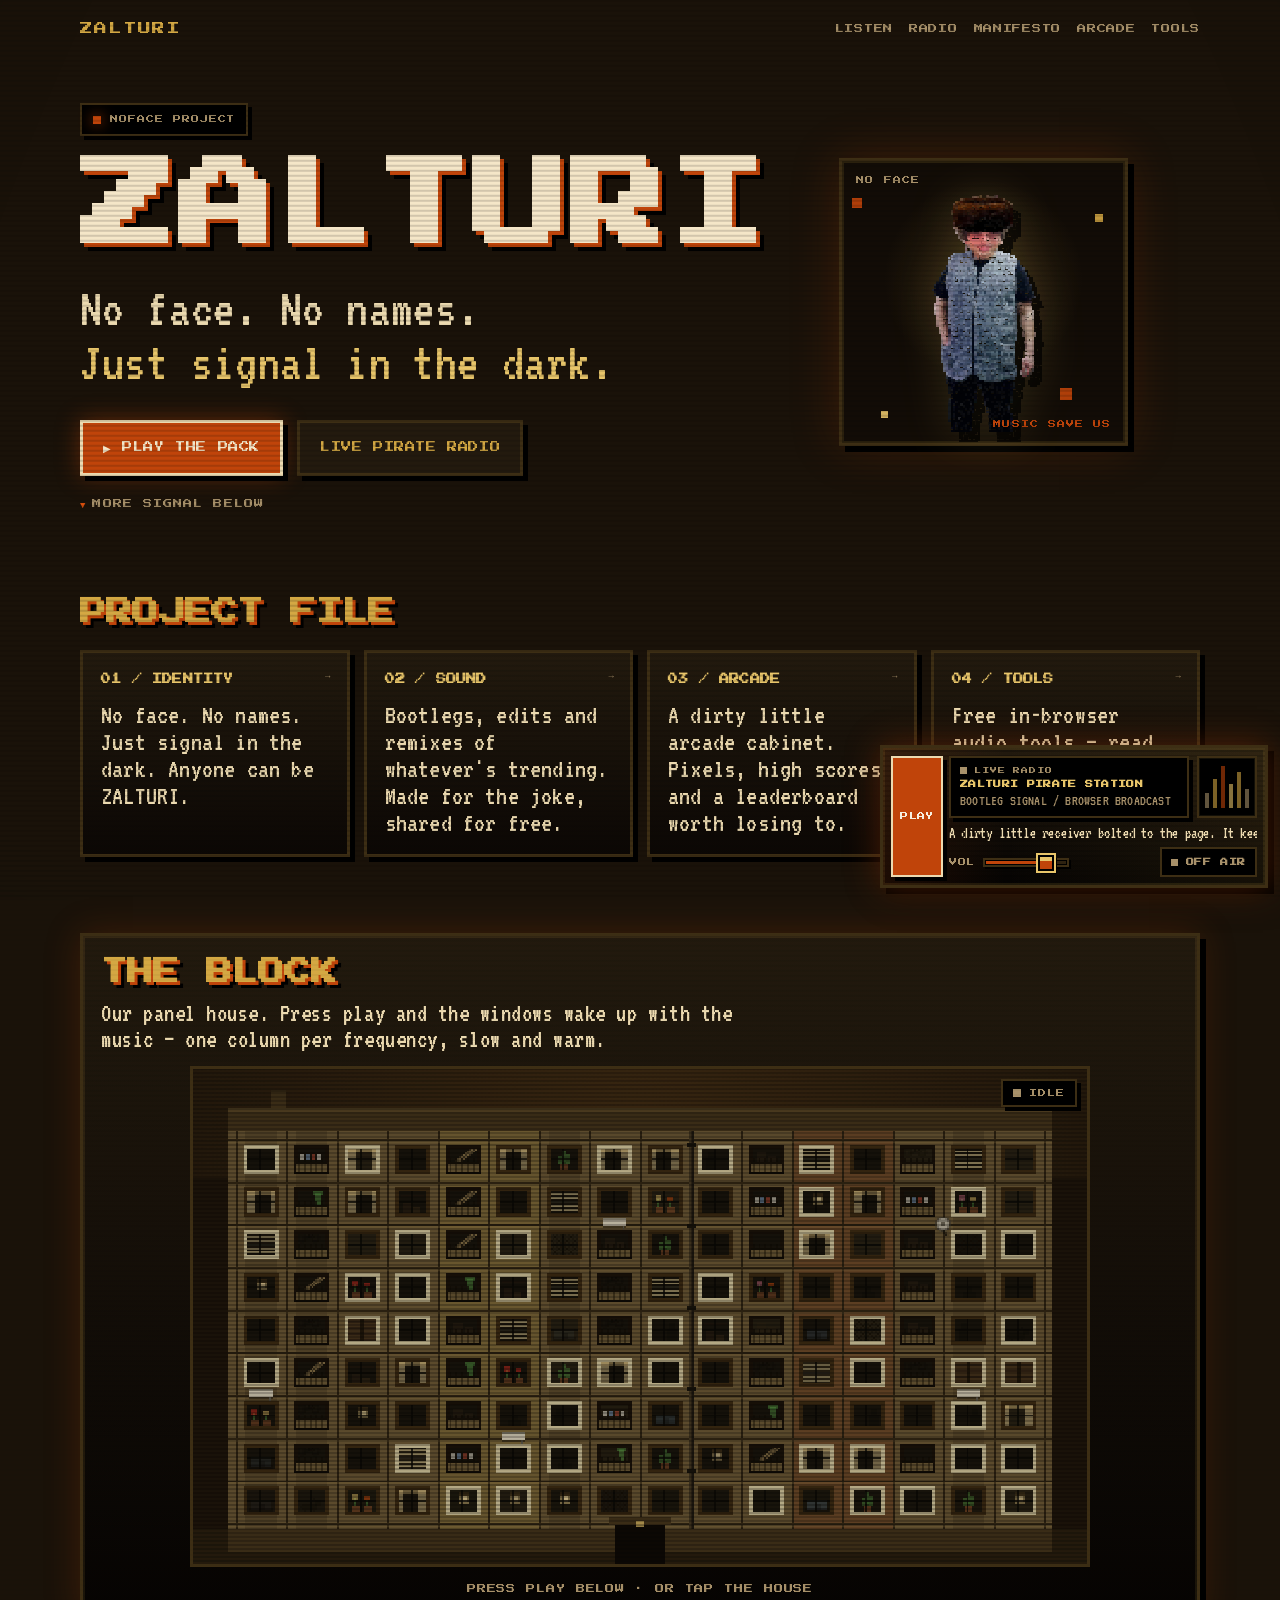
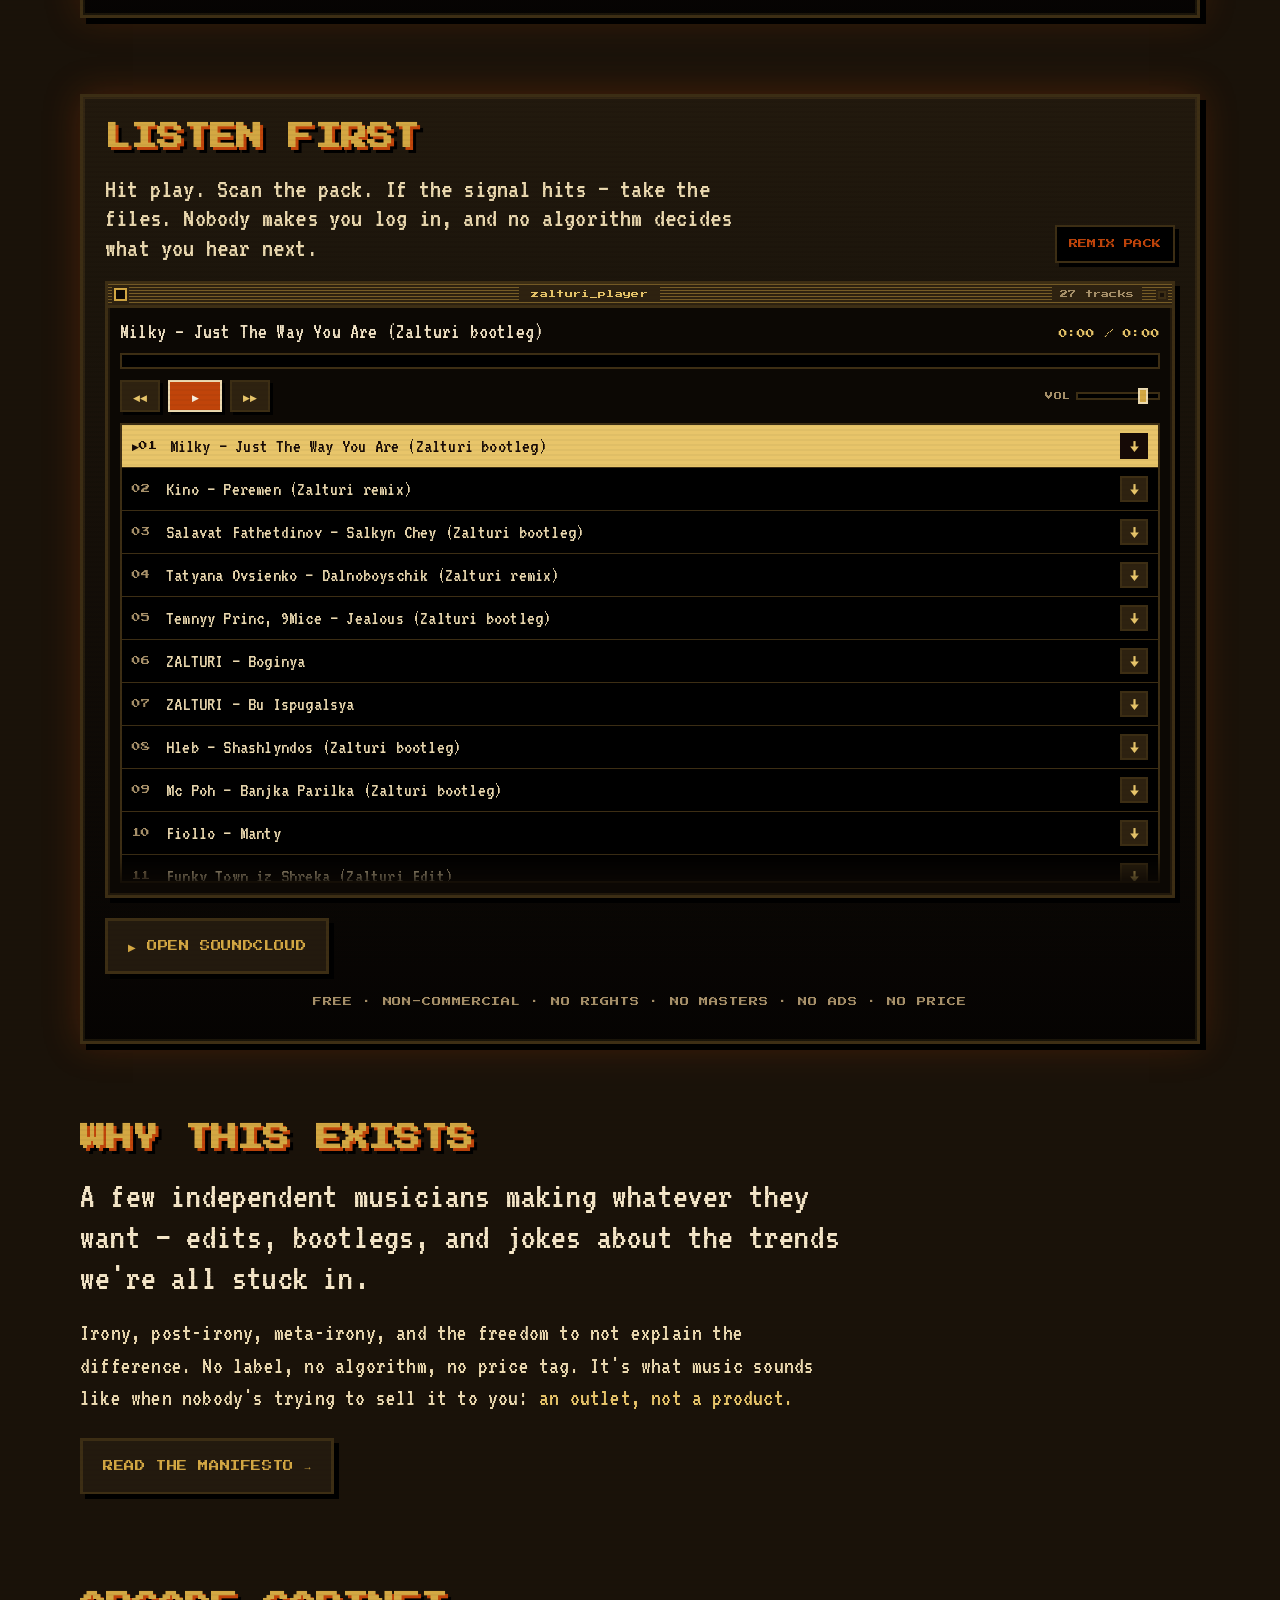
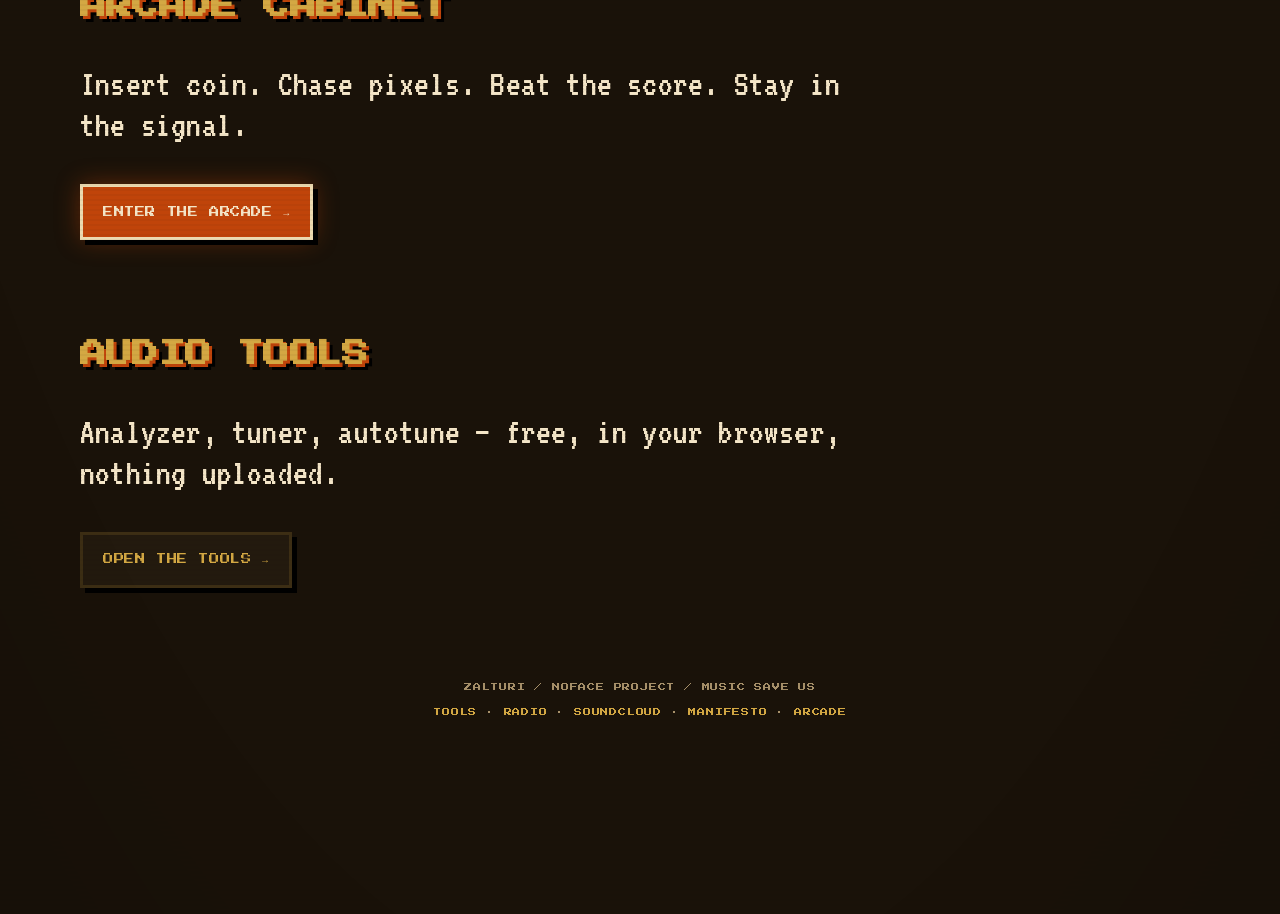
<file: index.html>
<!DOCTYPE html>
<html lang="en">
<head>
<meta charset="UTF-8">
<meta name="viewport" content="width=device-width, initial-scale=1">

<title>ZALTURI — free bootleg edits &amp; remixes · a noface music project</title>
<meta name="description" content="ZALTURI is an independent, faceless music project: free bootleg edits and remixes of whatever's trending, made as a joke and shared non-commercially. No label, no ads, no price. Press play, take the files, play the arcade.">
<link rel="canonical" href="https://zalturi.com/">
<meta name="theme-color" content="#1a1209">
<meta name="robots" content="index, follow, max-image-preview:large">
<meta name="keywords" content="zalturi, free music, bootleg edits, remixes, netlabel, independent music, noface project, free download, ironic, anti-corporate, browser arcade, pixel art">

<!-- Open Graph -->
<meta property="og:type" content="website">
<meta property="og:site_name" content="ZALTURI">
<meta property="og:title" content="ZALTURI — free bootleg edits &amp; remixes">
<meta property="og:description" content="No face. No names. Just signal in the dark. Free, non-commercial bootleg edits and remixes — plus a dirty little pixel arcade.">
<meta property="og:url" content="https://zalturi.com/">
<meta property="og:image" content="https://zalturi.com/assets/img/og.png">
<meta property="og:image:width" content="1200">
<meta property="og:image:height" content="630">
<meta property="og:locale" content="en_US">

<!-- Twitter -->
<meta name="twitter:card" content="summary_large_image">
<meta name="twitter:title" content="ZALTURI — free bootleg edits &amp; remixes">
<meta name="twitter:description" content="No face. No names. Just signal in the dark. Free, non-commercial edits + a pixel arcade.">
<meta name="twitter:image" content="https://zalturi.com/assets/img/og.png">

<!-- icons -->
<link rel="icon" href="/assets/img/favicon.svg" type="image/svg+xml">
<link rel="icon" href="/assets/img/favicon.png" sizes="32x32">
<link rel="apple-touch-icon" href="/assets/img/apple-touch-icon.png">
<link rel="manifest" href="/site.webmanifest">

<!-- perf -->
<link rel="preconnect" href="https://audio.zalturi.com" crossorigin>
<link rel="preload" href="/assets/fonts/press-start-2p.woff2" as="font" type="font/woff2" crossorigin>
<link rel="preload" href="/assets/fonts/vt323.woff2" as="font" type="font/woff2" crossorigin>
<link rel="preload" as="image" href="/assets/img/zalturi-character.png">
<link rel="stylesheet" href="/assets/css/base.css?v=20260701r">

<!-- structured data -->
<script type="application/ld+json">
{
  "@context": "https://schema.org",
  "@graph": [
    {
      "@type": "WebSite",
      "@id": "https://zalturi.com/#website",
      "name": "ZALTURI",
      "url": "https://zalturi.com/",
      "description": "Independent faceless music project — free, non-commercial bootleg edits and remixes, plus a browser pixel arcade."
    },
    {
      "@type": "MusicGroup",
      "@id": "https://zalturi.com/#band",
      "name": "ZALTURI",
      "alternateName": "noface project",
      "url": "https://zalturi.com/",
      "image": "https://zalturi.com/assets/img/og.png",
      "genre": ["Bootleg", "Remix", "Edit", "Electronic", "Experimental"],
      "description": "A few independent musicians making free, non-commercial bootleg edits and ironic remixes of whatever is trending. No label, no ads, no price.",
      "sameAs": ["https://soundcloud.com/zalturi"]
    }
  ]
}
</script>
</head>

<body class="crt">
<a class="skip-link" href="#main">Skip to content</a>

<header class="wrap nav">
  <a class="logo" href="/">ZALTURI</a>
  <nav class="menu" aria-label="Primary">
    <a href="#listen">Listen</a>
    <a href="#zalturi-radio" data-radio-open>Radio</a>
    <a href="/about/">Manifesto</a>
    <a href="/arcade/">Arcade</a>
    <a href="/tools/">Tools</a>
  </nav>
</header>

<main id="main">

  <!-- HERO -->
  <section class="wrap hero" aria-labelledby="hero-h">
    <div class="hero-copy">
      <p class="kicker"><span class="blip" aria-hidden="true"></span> noface project</p>
      <h1 class="h-title hero-title" id="hero-h">ZALTURI</h1>
      <p class="hero-lead">No face. No names.<br><span>Just signal in the dark.</span></p>
      <div class="hero-actions">
        <a class="btn btn-main" href="#listen">▶ Play the pack</a>
        <a class="btn btn-ghost" href="#zalturi-radio" data-radio-open>Live pirate radio</a>
      </div>
      <p class="hero-scroll"><i>▼</i>more signal below</p>
    </div>

    <div class="art" aria-hidden="false">
      <figure class="art-frame">
        <span class="tag-tl">NO FACE</span>
        <span class="tag-br">MUSIC SAVE US</span>
        <div class="pixels" aria-hidden="true"></div>
        <div class="art-media">
          <img src="/assets/img/zalturi-character.png" width="245" height="512"
               alt="The ZALTURI figure — a person in a fur ushanka and sherpa vest with the face wiped out"
               data-pixelate data-cols="52" data-cell="6" decoding="async">
        </div>
      </figure>
    </div>
  </section>

  <!-- PROJECT FILE -->
  <section class="wrap section" aria-labelledby="file-h">
    <h2 class="section-title" id="file-h">Project file</h2>
    <div class="grid-4">
      <a class="card" href="/about/">
        <h3>01 / identity</h3>
        <p>No face. No names. Just signal in the dark. Anyone can be ZALTURI.</p>
      </a>
      <a class="card" href="#listen">
        <h3>02 / sound</h3>
        <p>Bootlegs, edits and remixes of whatever's trending. Made for the joke, shared for free.</p>
      </a>
      <a class="card" href="/arcade/">
        <h3>03 / arcade</h3>
        <p>A dirty little arcade cabinet. Pixels, high scores, and a leaderboard worth losing to.</p>
      </a>
      <a class="card" href="/tools/">
        <h3>04 / tools</h3>
        <p>Free in-browser audio tools — read your sound like an engineer. Analyzer now, more soon.</p>
      </a>
    </div>
  </section>

  <!-- PANEL-HOUSE EQUALIZER -->
  <section class="wrap section" aria-labelledby="block-h">
    <div class="eq-card">
      <div class="eq-top">
        <div>
          <h2 class="section-title" id="block-h" style="margin-bottom:8px">The block</h2>
          <p class="eq-sub">Our panel house. Press play and the windows wake up with the music — one column per frequency, slow and warm.</p>
        </div>
      </div>
      <div class="eq-screen" id="eq-screen">
        <canvas id="eq-canvas" role="img" aria-label="Pixel-art Soviet panel house whose windows light up like an equalizer when the music plays"></canvas>
        <span class="eq-live"><span class="dot" aria-hidden="true"></span><span class="txt">idle</span></span>
      </div>
      <p class="eq-hint">press play below · or tap the house</p>
    </div>
  </section>

  <!-- LISTEN + DOWNLOAD -->
  <section class="wrap section" id="listen" aria-labelledby="listen-h">
    <div class="music-card">
      <div class="music-top">
        <div>
          <h2 class="section-title" id="listen-h">Listen first</h2>
          <p>Hit play. Scan the pack. If the signal hits — take the files. Nobody makes you log in, and no algorithm decides what you hear next.</p>
        </div>
        <span class="badge">remix pack</span>
      </div>

      <div class="mac-player" id="mac-player" data-state="idle">
        <div class="mp-titlebar">
          <span class="mp-close" aria-hidden="true"></span>
          <span class="mp-title">zalturi_player</span>
          <span class="mp-count"></span>
          <span class="mp-live" aria-hidden="true"></span>
        </div>
        <div class="mp-body">
          <div class="mp-now">
            <span class="mp-nowplaying"><span class="mp-now-text">— select a track —</span></span>
            <span class="mp-time"><span class="mp-cur">0:00</span> / <span class="mp-dur">0:00</span></span>
          </div>
          <div class="mp-seek" role="progressbar" aria-label="Progress" aria-valuemin="0" aria-valuemax="100" aria-valuenow="0"><div class="mp-seek-fill"></div></div>
          <div class="mp-controls">
            <button class="mp-btn mp-prev" type="button" aria-label="Previous track">◀◀</button>
            <button class="mp-btn mp-play" type="button" aria-label="Play">▶</button>
            <button class="mp-btn mp-next" type="button" aria-label="Next track">▶▶</button>
            <span class="mp-vol">
              <span class="ic" aria-hidden="true">VOL</span>
              <input type="range" min="0" max="1" step="0.01" value="0.85" aria-label="Volume">
            </span>
          </div>
          <ol class="mp-list" aria-label="Playlist"></ol>
        </div>
        <audio id="mp-audio" crossorigin="anonymous" preload="none"></audio>
      </div>

      <p style="margin-top:20px"><a class="btn btn-ghost" href="https://soundcloud.com/zalturi/sets/zalturi" target="_blank" rel="noopener">▶ Open SoundCloud</a></p>
      <p class="note">free · non-commercial · no rights · no masters · no ads · no price</p>
    </div>
  </section>

  <!-- MANIFESTO TEASER -->
  <section class="wrap section" aria-labelledby="why-h">
    <h2 class="section-title" id="why-h">Why this exists</h2>
    <div class="prose">
      <p class="lead">A few independent musicians making whatever they want — edits, bootlegs, and jokes about the trends we're all stuck in.</p>
      <p>Irony, post-irony, meta-irony, and the freedom to not explain the difference. No label, no algorithm, no price tag. It's what music sounds like when nobody's trying to sell it to you: <span class="hi">an outlet, not a product.</span></p>
      <p><a class="btn btn-ghost" href="/about/" style="margin-top:6px">Read the manifesto →</a></p>
    </div>
  </section>

  <!-- ARCADE TEASER -->
  <section class="wrap section" aria-labelledby="arc-h">
    <h2 class="section-title" id="arc-h" style="text-shadow:3px 3px 0 var(--z-rust),6px 6px 0 #000">Arcade cabinet</h2>
    <p class="prose lead">Insert coin. Chase pixels. Beat the score. Stay in the signal.</p>
    <p style="margin-top:24px"><a class="btn btn-main" href="/arcade/">Enter the arcade →</a></p>
  </section>

  <!-- TOOLS TEASER -->
  <section class="wrap section" aria-labelledby="tools-h">
    <h2 class="section-title" id="tools-h" style="text-shadow:3px 3px 0 var(--z-rust),6px 6px 0 #000">Audio tools</h2>
    <p class="prose lead">Analyzer, tuner, autotune — free, in your browser, nothing uploaded.</p>
    <p style="margin-top:24px"><a class="btn btn-ghost" href="/tools/">Open the tools →</a></p>
  </section>

</main>

<footer class="wrap footer">
  ZALTURI / noface project / music save us
  <div class="row">
    <a href="/tools/">Tools</a> ·
    <a href="#zalturi-radio" data-radio-open>Radio</a> ·
    <a href="https://soundcloud.com/zalturi" target="_blank" rel="noopener">SoundCloud</a> ·
    <a href="/about/">Manifesto</a> ·
    <a href="/arcade/">Arcade</a>
  </div>
</footer>

<script src="/assets/js/pixelate.js?v=20260701r" defer></script>
<script src="/assets/js/equalizer.js?v=20260701r" defer></script>
<script src="/assets/js/player.js?v=20260701r" defer></script>
<script src="/assets/js/radio.js?v=20260701r"></script>
</body>
</html>
</file>
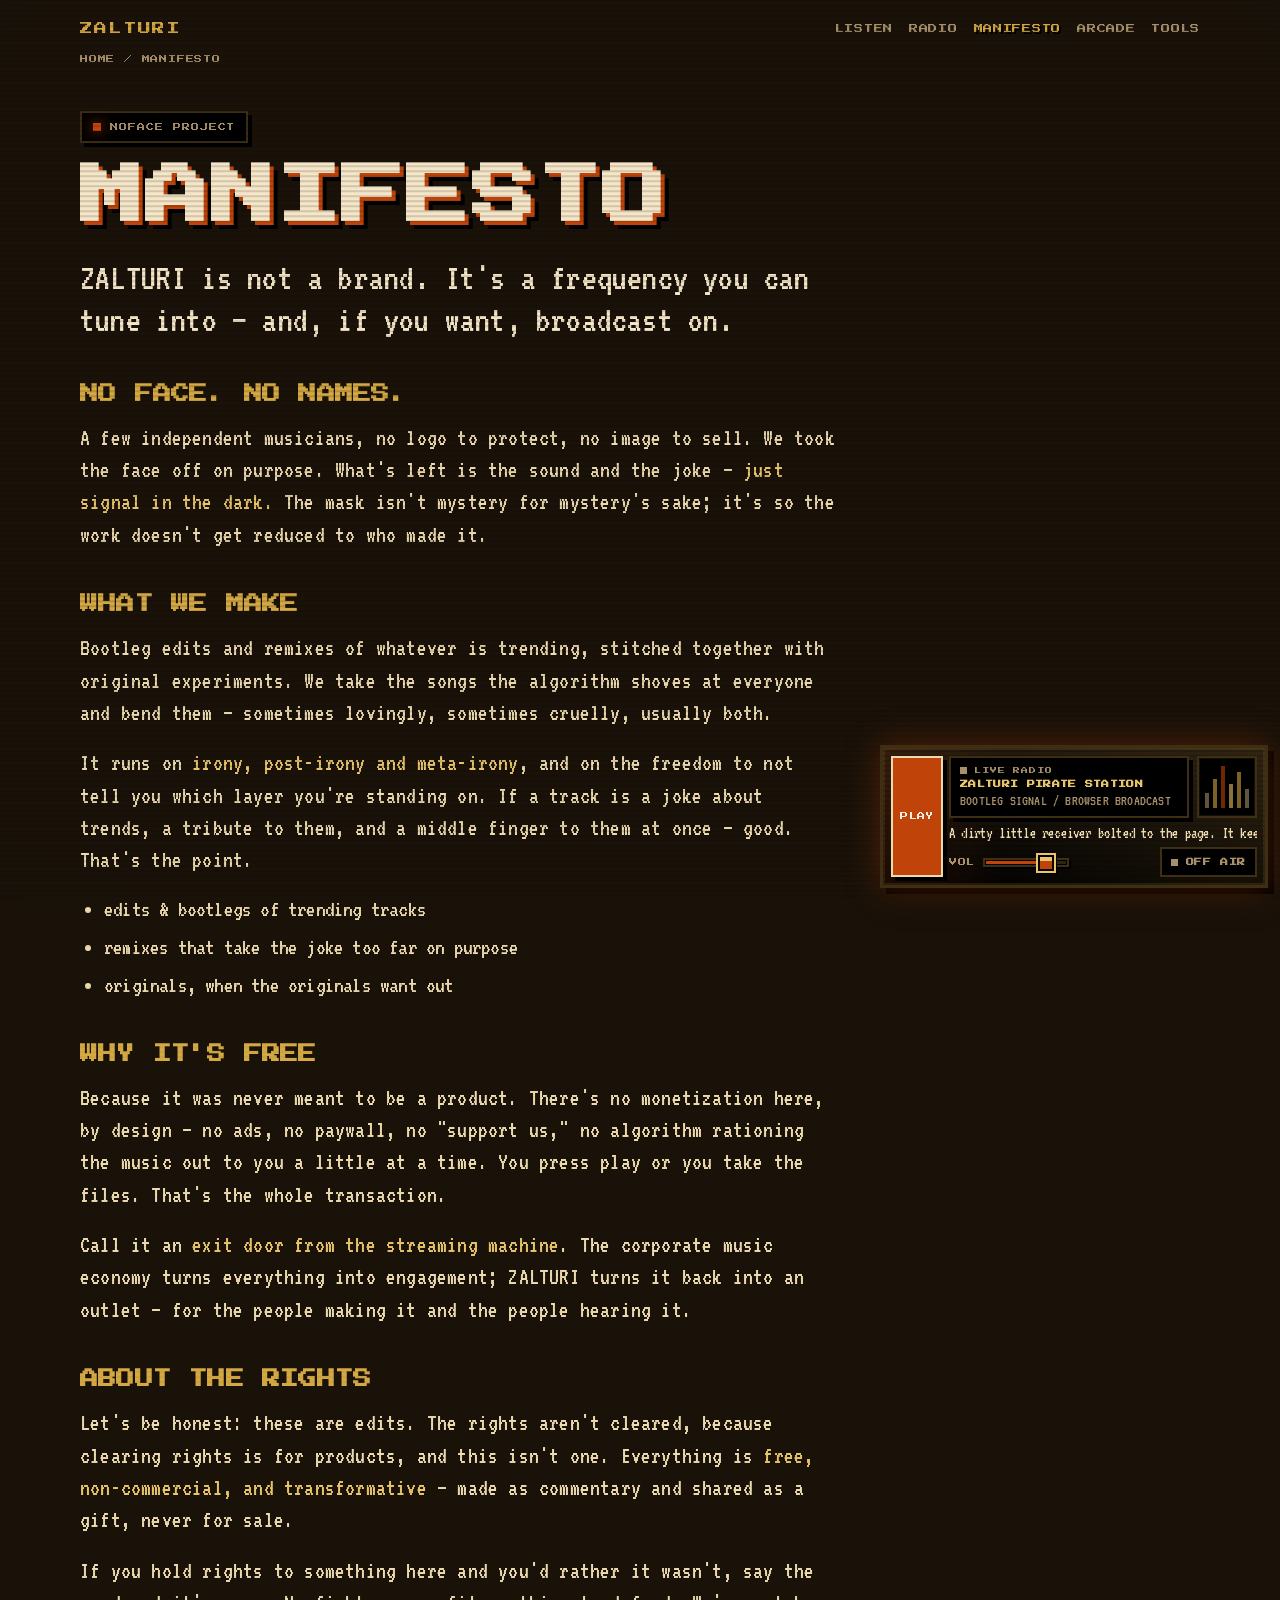
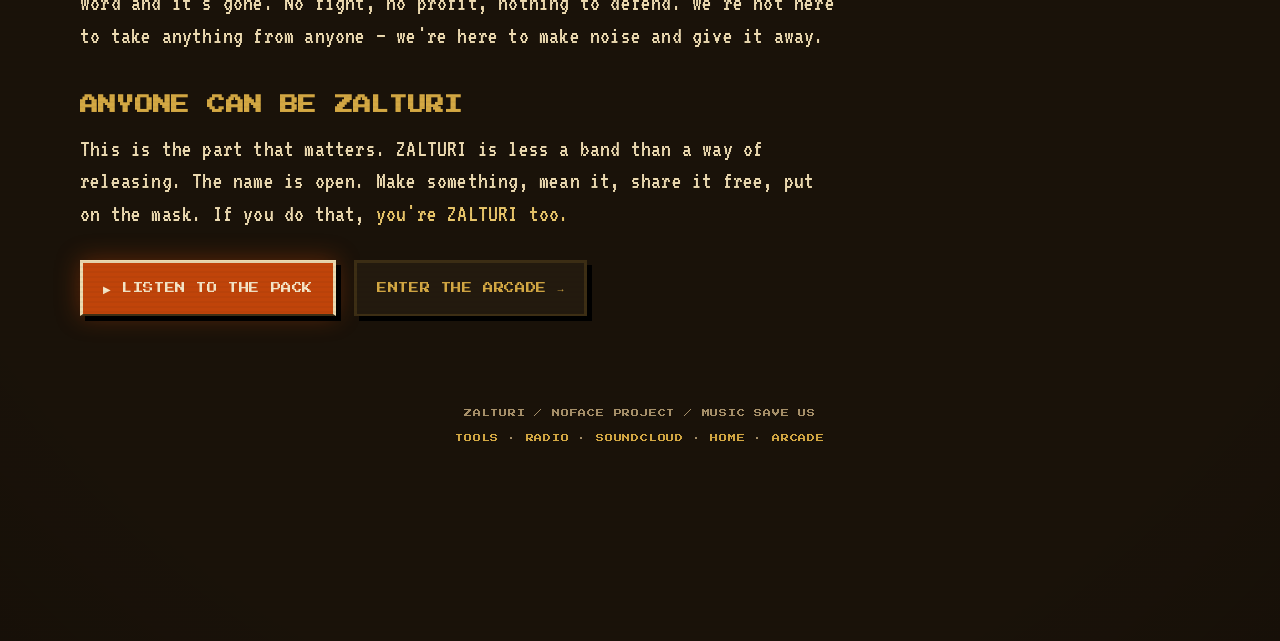
<file: about/index.html>
<!DOCTYPE html>
<html lang="en">
<head>
<meta charset="UTF-8">
<meta name="viewport" content="width=device-width, initial-scale=1">

<title>Manifesto — what ZALTURI is &amp; why it's free | ZALTURI</title>
<meta name="description" content="The ZALTURI manifesto: an independent, faceless music project making free, non-commercial bootleg edits and ironic remixes. No label, no ads, no price — an exit door from the streaming machine. Anyone can become ZALTURI.">
<link rel="canonical" href="https://zalturi.com/about/">
<meta name="theme-color" content="#1a1209">
<meta name="robots" content="index, follow, max-image-preview:large">

<meta property="og:type" content="article">
<meta property="og:site_name" content="ZALTURI">
<meta property="og:title" content="Manifesto — what ZALTURI is &amp; why it's free">
<meta property="og:description" content="Independent, faceless, free. Bootleg edits and ironic remixes as an outlet, not a product. Anyone can become ZALTURI.">
<meta property="og:url" content="https://zalturi.com/about/">
<meta property="og:image" content="https://zalturi.com/assets/img/og.png">
<meta property="og:image:width" content="1200">
<meta property="og:image:height" content="630">
<meta property="og:locale" content="en_US">
<meta name="twitter:card" content="summary_large_image">
<meta name="twitter:title" content="Manifesto — what ZALTURI is &amp; why it's free">
<meta name="twitter:description" content="Independent, faceless, free. An outlet, not a product.">
<meta name="twitter:image" content="https://zalturi.com/assets/img/og.png">

<link rel="icon" href="/assets/img/favicon.svg" type="image/svg+xml">
<link rel="icon" href="/assets/img/favicon.png" sizes="32x32">
<link rel="apple-touch-icon" href="/assets/img/apple-touch-icon.png">
<link rel="manifest" href="/site.webmanifest">

<link rel="preload" href="/assets/fonts/press-start-2p.woff2" as="font" type="font/woff2" crossorigin>
<link rel="preload" href="/assets/fonts/vt323.woff2" as="font" type="font/woff2" crossorigin>
<link rel="stylesheet" href="/assets/css/base.css?v=20260701r">

<script type="application/ld+json">
{
  "@context": "https://schema.org",
  "@graph": [
    {
      "@type": "BreadcrumbList",
      "itemListElement": [
        { "@type": "ListItem", "position": 1, "name": "Home", "item": "https://zalturi.com/" },
        { "@type": "ListItem", "position": 2, "name": "Manifesto", "item": "https://zalturi.com/about/" }
      ]
    },
    {
      "@type": "FAQPage",
      "mainEntity": [
        {
          "@type": "Question",
          "name": "Is ZALTURI music really free?",
          "acceptedAnswer": { "@type": "Answer", "text": "Yes. Everything ZALTURI releases is free and non-commercial. There is no paywall, no login, no ads, and no price. Press play, or download the pack and keep the files." }
        },
        {
          "@type": "Question",
          "name": "Who is behind ZALTURI?",
          "acceptedAnswer": { "@type": "Answer", "text": "A few independent musicians who chose to stay faceless and nameless. No face, no names — just the signal. The project is collective on purpose: anyone can become ZALTURI." }
        },
        {
          "@type": "Question",
          "name": "What kind of music is it?",
          "acceptedAnswer": { "@type": "Answer", "text": "Bootleg edits and ironic remixes of whatever is trending, plus original experiments. It runs on irony, post-irony and meta-irony — and on the freedom to not explain the difference." }
        },
        {
          "@type": "Question",
          "name": "Why give the music away?",
          "acceptedAnswer": { "@type": "Answer", "text": "Because it was never meant to be a product. ZALTURI is an outlet — an exit door from the streaming machine and the corporate music economy. No monetization, by design." }
        },
        {
          "@type": "Question",
          "name": "How do I become ZALTURI?",
          "acceptedAnswer": { "@type": "Answer", "text": "Make something, mean it, share it free. Put on the mask. ZALTURI is less a band than a way of releasing — the name is open for anyone making honest, non-commercial noise." }
        }
      ]
    }
  ]
}
</script>
</head>

<body class="crt">
<a class="skip-link" href="#main">Skip to content</a>

<header class="wrap nav">
  <a class="logo" href="/">ZALTURI</a>
  <nav class="menu" aria-label="Primary">
    <a href="/#listen">Listen</a>
    <a href="#zalturi-radio" data-radio-open>Radio</a>
    <a href="/about/" aria-current="page">Manifesto</a>
    <a href="/arcade/">Arcade</a>
    <a href="/tools/">Tools</a>
  </nav>
</header>

<main id="main">
  <nav class="wrap crumb" aria-label="Breadcrumb">
    <a href="/">Home</a> / Manifesto
  </nav>

  <section class="wrap section" aria-labelledby="m-h">
    <p class="kicker"><span class="blip" aria-hidden="true"></span> noface project</p>
    <h1 class="h-title" style="font-size:clamp(30px,6vw,64px)" id="m-h">Manifesto</h1>

    <div class="prose" style="margin-top:26px">
      <p class="lead">ZALTURI is not a brand. It's a frequency you can tune into — and, if you want, broadcast on.</p>

      <h2>No face. No names.</h2>
      <p>A few independent musicians, no logo to protect, no image to sell. We took the face off on purpose. What's left is the sound and the joke — <span class="hi">just signal in the dark.</span> The mask isn't mystery for mystery's sake; it's so the work doesn't get reduced to who made it.</p>

      <h2>What we make</h2>
      <p>Bootleg edits and remixes of whatever is trending, stitched together with original experiments. We take the songs the algorithm shoves at everyone and bend them — sometimes lovingly, sometimes cruelly, usually both.</p>
      <p>It runs on <span class="hi">irony, post-irony and meta-irony</span>, and on the freedom to not tell you which layer you're standing on. If a track is a joke about trends, a tribute to them, and a middle finger to them at once — good. That's the point.</p>
      <ul>
        <li>edits &amp; bootlegs of trending tracks</li>
        <li>remixes that take the joke too far on purpose</li>
        <li>originals, when the originals want out</li>
      </ul>

      <h2>Why it's free</h2>
      <p>Because it was never meant to be a product. There's no monetization here, by design — no ads, no paywall, no "support us," no algorithm rationing the music out to you a little at a time. You press play or you take the files. That's the whole transaction.</p>
      <p>Call it an <span class="hi">exit door from the streaming machine</span>. The corporate music economy turns everything into engagement; ZALTURI turns it back into an outlet — for the people making it and the people hearing it.</p>

      <h2>About the rights</h2>
      <p>Let's be honest: these are edits. The rights aren't cleared, because clearing rights is for products, and this isn't one. Everything is <span class="hi">free, non-commercial, and transformative</span> — made as commentary and shared as a gift, never for sale.</p>
      <p>If you hold rights to something here and you'd rather it wasn't, say the word and it's gone. No fight, no profit, nothing to defend. We're not here to take anything from anyone — we're here to make noise and give it away.</p>

      <h2>Anyone can be ZALTURI</h2>
      <p>This is the part that matters. ZALTURI is less a band than a way of releasing. The name is open. Make something, mean it, share it free, put on the mask. If you do that, <span class="hi">you're ZALTURI too.</span></p>

      <p style="margin-top:30px">
        <a class="btn btn-main" href="/#listen">▶ Listen to the pack</a>
        <a class="btn btn-ghost" href="/arcade/" style="margin-left:8px">Enter the arcade →</a>
      </p>
    </div>
  </section>
</main>

<footer class="wrap footer">
  ZALTURI / noface project / music save us
  <div class="row">
    <a href="/tools/">Tools</a> ·
    <a href="#zalturi-radio" data-radio-open>Radio</a> ·
    <a href="https://soundcloud.com/zalturi" target="_blank" rel="noopener">SoundCloud</a> ·
    <a href="/">Home</a> ·
    <a href="/arcade/">Arcade</a>
  </div>
</footer>
<script src="/assets/js/radio.js?v=20260701r"></script>
</body>
</html>
</file>
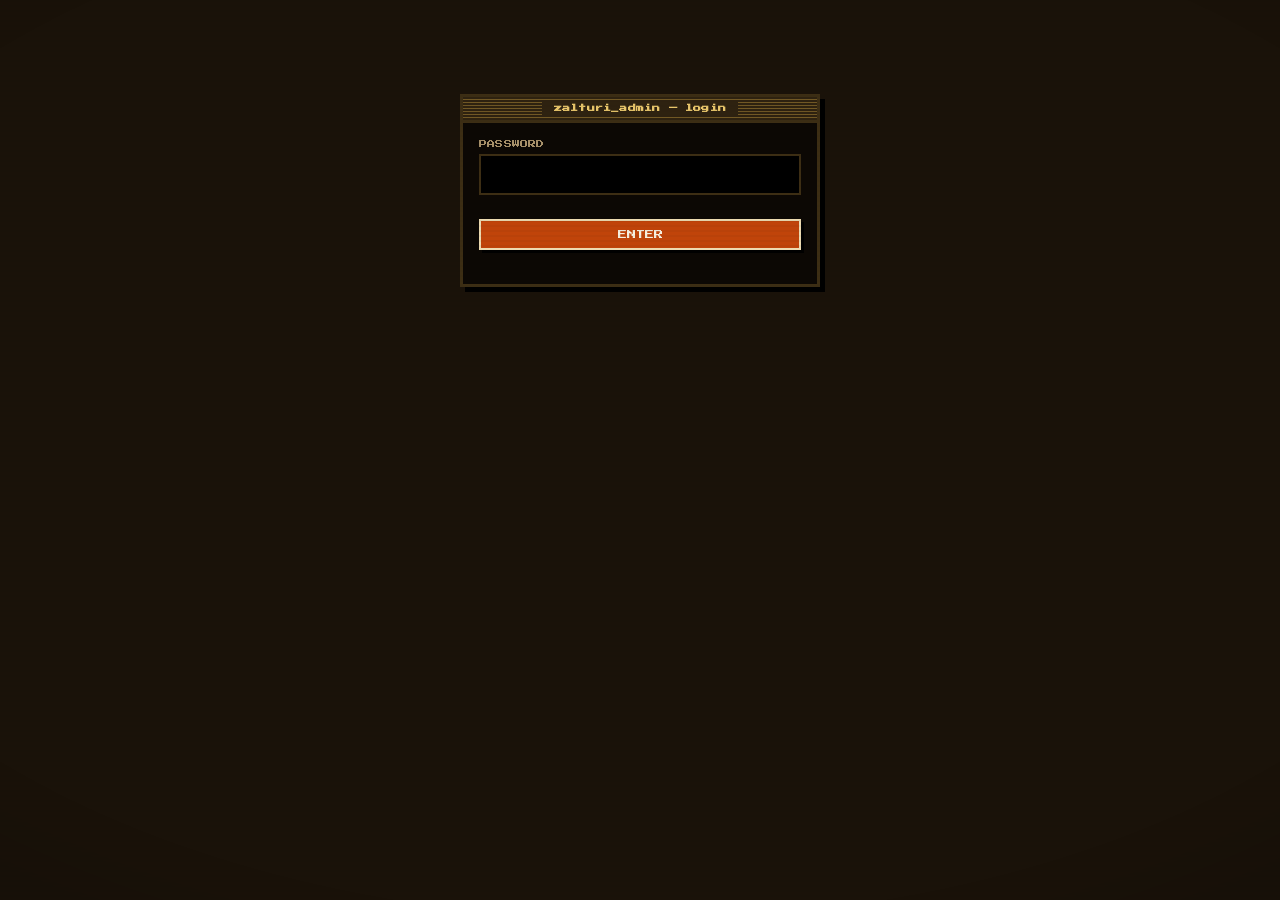
<file: admin/index.html>
<!doctype html>
<html lang="en">
<head>
<meta charset="UTF-8">
<meta name="viewport" content="width=device-width, initial-scale=1">
<title>zalturi_admin</title>
<meta name="robots" content="noindex, nofollow">
<link rel="icon" href="/assets/img/favicon.svg" type="image/svg+xml">
<link rel="preload" href="/assets/fonts/press-start-2p.woff2" as="font" type="font/woff2" crossorigin>
<link rel="preload" href="/assets/fonts/vt323.woff2" as="font" type="font/woff2" crossorigin>
<link rel="stylesheet" href="/assets/css/base.css?v=20260701r">
<style>
  body { padding: 22px 16px 80px; }
  .aw { max-width: 900px; margin: 0 auto; }
  .win { border: 3px solid var(--z-border); background: var(--z-card); box-shadow: var(--shadow-hard); margin-bottom: 20px; }
  .win-bar { position: relative; display: flex; align-items: center; height: 26px; padding: 0 8px; background: var(--z-bg-3); border-bottom: 3px solid var(--z-border); overflow: hidden; }
  .win-bar::before { content: ""; position: absolute; inset: 0; background: repeating-linear-gradient(0deg, transparent 0 2px, rgba(212,168,67,.5) 2px 3px); opacity: .8; pointer-events: none; }
  .win-bar b { position: relative; z-index: 1; margin: 0 auto; padding: 2px 12px; background: var(--z-bg-3); font-family: var(--font-pixel); font-size: 8px; color: var(--z-amber); text-transform: lowercase; }
  .win-body { padding: 16px; }
  h2.sec { font-family: var(--font-pixel); font-size: 10px; color: var(--z-amber); text-transform: uppercase; margin: 4px 0 14px; }
  label { display: block; margin: 0 0 12px; font-size: 19px; color: var(--z-text-2); }
  label span.k { display: block; font-family: var(--font-pixel); font-size: 8px; color: var(--z-muted); text-transform: uppercase; margin-bottom: 5px; }
  input[type=text], input[type=password], input[type=url], select, textarea {
    width: 100%; box-sizing: border-box; padding: 9px 10px; background: #000; color: var(--z-text);
    border: 2px solid var(--z-border); font-family: var(--font-term); font-size: 19px; }
  textarea { min-height: 66px; resize: vertical; line-height: 1.15; }
  input:focus, select:focus, textarea:focus { outline: none; border-color: var(--z-gold); }
  .btn2 { font-family: var(--font-pixel); font-size: 9px; padding: 9px 12px; background: var(--z-bg-3); color: var(--z-amber);
    border: 2px solid var(--z-border); box-shadow: 3px 3px 0 #000; text-transform: uppercase; }
  .btn2:active { transform: translate(3px,3px); box-shadow: none; }
  .btn2.primary { background: var(--z-rust); color: var(--z-foam); border-color: var(--z-text-2); }
  .btn2.mini { font-size: 8px; padding: 6px 7px; box-shadow: 2px 2px 0 #000; }
  #login { max-width: 360px; margin: 8vh auto 0; }
  #login .win-body { display: grid; gap: 12px; }
  #pl { list-style: none; margin: 0; padding: 0; }
  .row { display: grid; grid-template-columns: 26px 1fr 150px 74px auto; gap: 7px; align-items: center; padding: 7px 0; border-bottom: 1px solid var(--z-border); }
  .row .num { font-family: var(--font-pixel); font-size: 8px; color: var(--z-muted); }
  .row .acts { display: flex; gap: 4px; }
  .addrow { display: flex; gap: 8px; margin-top: 14px; flex-wrap: wrap; }
  .addrow select { flex: 1 1 auto; min-width: 180px; }
  .topbar { position: sticky; top: 0; z-index: 5; display: flex; align-items: center; gap: 12px; margin-bottom: 18px; padding: 10px 0 12px; background: var(--z-bg); }
  .topbar h1 { font-family: var(--font-pixel); font-size: 16px; color: var(--z-gold); margin: 0; text-shadow: 2px 2px 0 var(--z-rust); }
  #status { font-family: var(--font-pixel); font-size: 8px; color: var(--z-muted); margin-left: auto; }
  #status.ok { color: var(--z-moss); }
  #status.err { color: var(--z-rust-2); }
  .hint { font-family: var(--font-pixel); font-size: 9px; color: var(--z-muted); line-height: 1.7; margin: 6px 0 0; }
  .fxtag { font-family: var(--font-pixel); font-size: 9px; color: var(--z-amber); }
  @media (max-width: 640px) {
    .row { grid-template-columns: 22px 1fr auto; grid-auto-rows: auto; }
    .row .t-file, .row .t-fx { grid-column: 2 / -1; }
  }
  @media (hover: none) and (pointer: coarse) {
    .btn2.mini { min-width: 40px; min-height: 40px; }
    .row .acts { gap: 6px; }
  }

  /* ---- stats: visits bar chart + per-track download table ----
     Sharp corners throughout (no border-radius) to match the site's pixel-art
     language — the dataviz "rounded data-end" default is swapped for this
     design system's blocky edges. Single-series bars: one color (gold) for
     every day, amber only marks "today" (a status-like distinction — in
     progress vs settled — never a value-ramp keyed to the bar's own height). */
  .vwrap { position: relative; margin: 10px 0 6px; }
  .vchart {
    display: grid;
    grid-template-columns: repeat(30, 1fr);
    align-items: end;
    gap: 2px;
    height: 64px;
    border-bottom: 2px solid var(--z-border);
  }
  /* past days sit dim (muted) so the one bar that matters — today, still
     counting — reads instantly brighter, rather than fading into the row */
  .vchart .bar { background: var(--z-muted); min-height: 3px; cursor: url('/assets/img/cursor-pointer.png') 1 1, pointer; }
  .vchart .bar:hover, .vchart .bar:focus-visible { background: var(--z-gold); outline: none; }
  .vchart .bar.today { background: var(--z-amber); }
  .vchart .bar.today:hover, .vchart .bar.today:focus-visible { background: var(--z-foam); }
  .vchart-tip {
    position: absolute; z-index: 3;
    transform: translate(-50%, calc(-100% - 8px));
    padding: 4px 7px;
    background: #000;
    border: 2px solid var(--z-gold);
    box-shadow: 3px 3px 0 #000;
    font-family: var(--font-pixel);
    font-size: 8px;
    color: var(--z-text-2);
    white-space: nowrap;
    pointer-events: none;
    display: none;
  }
  .vchart-tip b { color: var(--z-amber); }
  .vchart-tip.show { display: block; }

  .dl-table { border: 2px solid var(--z-border); background: #000; max-height: 320px; overflow-y: auto; }
  .dl-row { position: relative; display: flex; align-items: center; gap: 10px; padding: 7px 10px; border-bottom: 1px solid var(--z-border); overflow: hidden; }
  .dl-row:last-child { border-bottom: 0; }
  .dl-row .fill { position: absolute; top: 0; bottom: 0; left: 0; background: rgba(212,168,67,0.18); z-index: 0; }
  .dl-row .ttl, .dl-row .cnt { position: relative; z-index: 1; }
  .dl-row .ttl { flex: 1 1 auto; min-width: 0; white-space: nowrap; overflow: hidden; text-overflow: ellipsis; font-size: 18px; color: var(--z-text-2); }
  .dl-row .cnt { flex: 0 0 auto; font-family: var(--font-pixel); font-size: 10px; color: var(--z-amber); font-variant-numeric: tabular-nums; min-width: 30px; text-align: right; }
  .dl-empty { padding: 14px 10px; font-family: var(--font-pixel); font-size: 9px; color: var(--z-muted); }
  .stats-refresh { position: relative; z-index: 1; margin-left: auto; background: none; border: 0; padding: 0 2px; color: var(--z-amber); font-family: var(--font-pixel); font-size: 12px; cursor: url('/assets/img/cursor-pointer.png') 1 1, pointer; }
</style>
</head>
<body class="crt">
<div class="aw">

  <!-- LOGIN -->
  <div class="win" id="login">
    <div class="win-bar"><b>zalturi_admin — login</b></div>
    <div class="win-body">
      <label><span class="k">password</span><input type="password" id="pw" autocomplete="current-password"></label>
      <button class="btn2 primary" id="loginBtn">Enter</button>
      <p class="hint" id="loginMsg"></p>
    </div>
  </div>

  <!-- EDITOR -->
  <div id="editor" hidden>
    <div class="topbar">
      <h1>ZALTURI · control</h1>
      <span id="status"></span>
      <button class="btn2 primary" id="saveBtn">Save → live</button>
    </div>

    <div class="win">
      <div class="win-bar"><b>playlist</b></div>
      <div class="win-body">
        <ol id="pl"></ol>
        <div class="addrow">
          <select id="addSel"><option value="">— add a track from R2 —</option></select>
          <button class="btn2" id="addBtn">+ add</button>
          <button class="btn2 mini" id="refreshBtn">↻ files</button>
        </div>
        <p class="hint">title = shown in the player · file = R2 object · fx = house effect · ↑/↓ reorder · ✕ remove</p>
      </div>
    </div>

    <div class="win">
      <div class="win-bar"><b>radio</b></div>
      <div class="win-body">
        <label><span class="k">stream url</span><input type="url" id="r_stream"></label>
        <label><span class="k">station name</span><input type="text" id="r_station"></label>
        <label><span class="k">subtitle</span><input type="text" id="r_sub"></label>
        <label style="display:flex;gap:8px;align-items:center"><input type="checkbox" id="r_enabled" style="width:auto"> <span class="k" style="margin:0">widget enabled</span></label>
      </div>
    </div>

    <div class="win">
      <div class="win-bar"><b>texts &amp; links</b></div>
      <div class="win-body">
        <label><span class="k">hero line 1</span><input type="text" id="c_hero1"></label>
        <label><span class="k">hero line 2</span><input type="text" id="c_hero2"></label>
        <label><span class="k">listen — title</span><input type="text" id="c_ltitle"></label>
        <label><span class="k">listen — intro</span><textarea id="c_lintro"></textarea></label>
        <label><span class="k">soundcloud url</span><input type="url" id="c_sc"></label>
        <p class="hint">radio &amp; texts apply on the site as the wiring lands — playlist is already live.</p>
      </div>
    </div>

    <div class="win">
      <div class="win-bar"><b>stats</b><button class="stats-refresh" id="statsRefresh" title="Refresh stats" type="button">↻</button></div>
      <div class="win-body">
        <h2 class="sec" style="margin-top:0">visits — last 30 days</h2>
        <p class="hint" id="visitsSummary">loading…</p>
        <div class="vwrap">
          <div class="vchart" id="vchart" role="img" aria-label="Daily unique visitors, last 30 days"></div>
          <div class="vchart-tip" id="vtip"></div>
        </div>
        <p class="hint">unique visitors per day, deduped by IP — not raw pageviews</p>

        <h2 class="sec" style="margin-top:22px">downloads by track</h2>
        <p class="hint" id="dlSummary">loading…</p>
        <div class="dl-table" id="dlTable"></div>
      </div>
    </div>
  </div>

</div>
<script src="/admin/admin.js?v=4"></script>
</body>
</html>
</file>
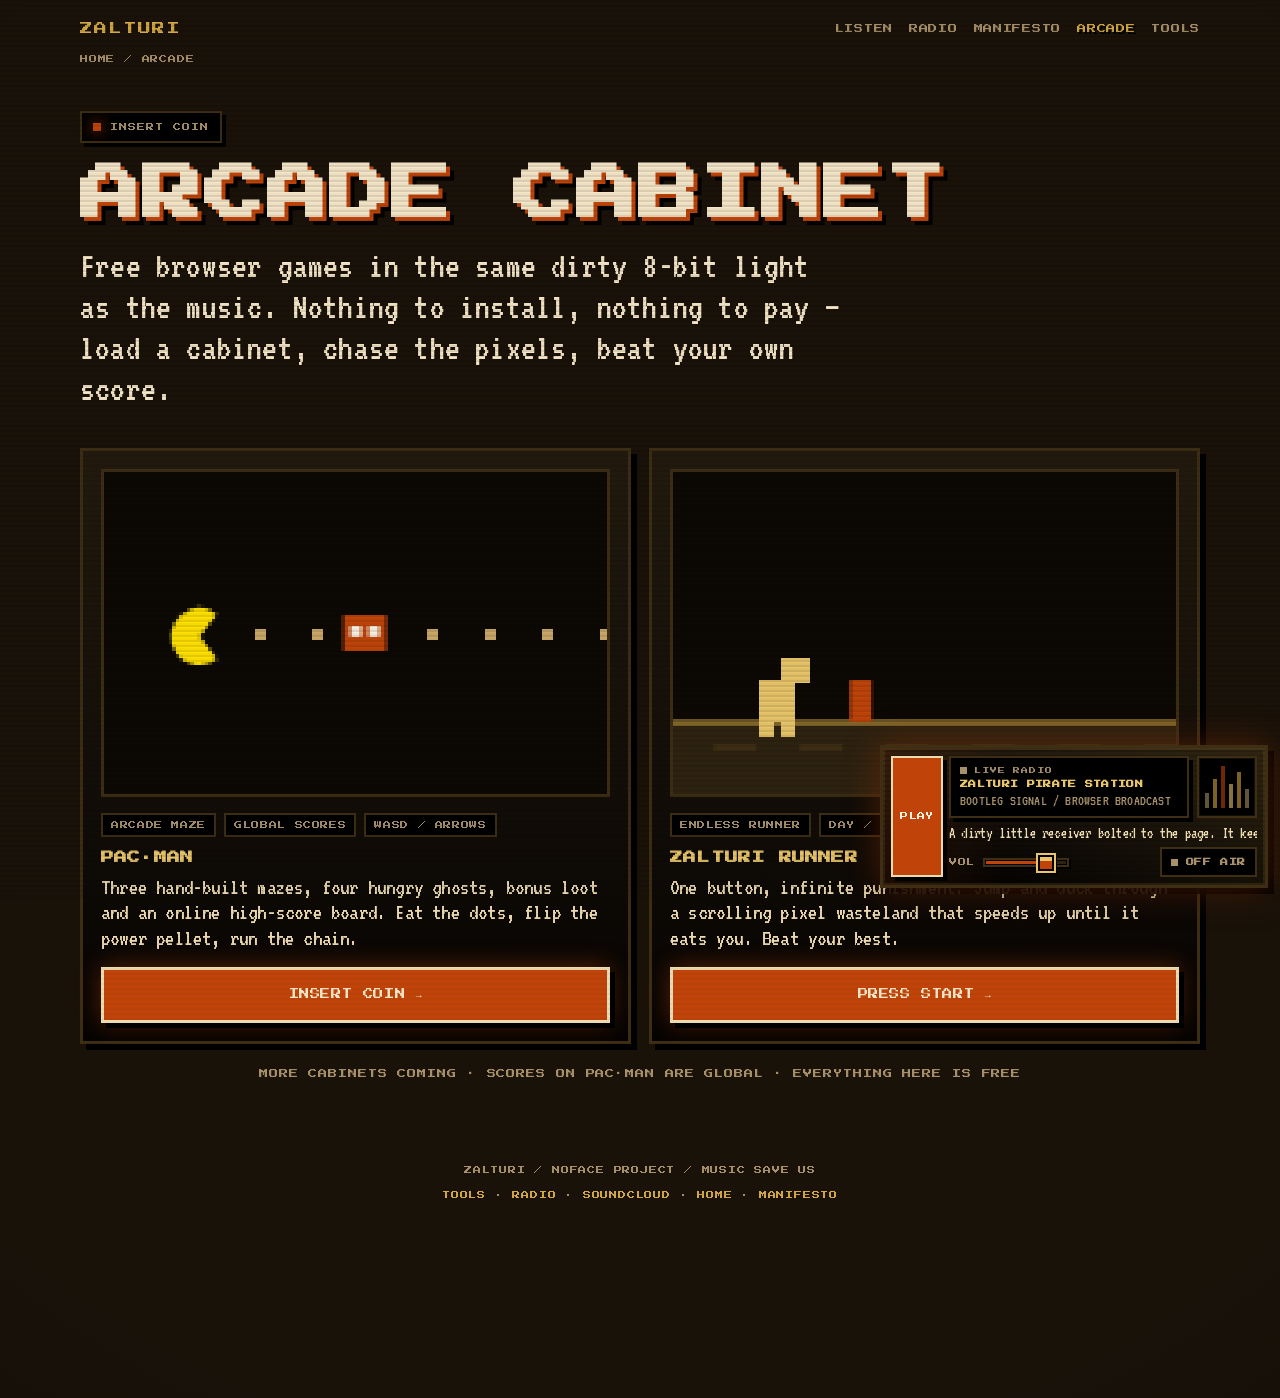
<file: arcade/index.html>
<!DOCTYPE html>
<html lang="en">
<head>
<meta charset="UTF-8">
<meta name="viewport" content="width=device-width, initial-scale=1">

<title>Arcade — free browser pixel games | ZALTURI</title>
<meta name="description" content="The ZALTURI arcade cabinet: free browser games in 8-bit CRT pixel art. Play Pac·Man with a global leaderboard and ZALTURI Runner — no install, no ads, just insert coin.">
<link rel="canonical" href="https://zalturi.com/arcade/">
<meta name="theme-color" content="#1a1209">
<meta name="robots" content="index, follow, max-image-preview:large">

<meta property="og:type" content="website">
<meta property="og:site_name" content="ZALTURI">
<meta property="og:title" content="ZALTURI Arcade — free browser pixel games">
<meta property="og:description" content="Insert coin. Chase pixels. Beat the score. Free 8-bit browser games — Pac·Man with global scores and ZALTURI Runner.">
<meta property="og:url" content="https://zalturi.com/arcade/">
<meta property="og:image" content="https://zalturi.com/assets/img/og.png">
<meta property="og:image:width" content="1200">
<meta property="og:image:height" content="630">
<meta property="og:locale" content="en_US">
<meta name="twitter:card" content="summary_large_image">
<meta name="twitter:title" content="ZALTURI Arcade — free browser pixel games">
<meta name="twitter:description" content="Insert coin. Chase pixels. Beat the score.">
<meta name="twitter:image" content="https://zalturi.com/assets/img/og.png">

<link rel="icon" href="/assets/img/favicon.svg" type="image/svg+xml">
<link rel="icon" href="/assets/img/favicon.png" sizes="32x32">
<link rel="apple-touch-icon" href="/assets/img/apple-touch-icon.png">
<link rel="manifest" href="/site.webmanifest">

<link rel="preload" href="/assets/fonts/press-start-2p.woff2" as="font" type="font/woff2" crossorigin>
<link rel="preload" href="/assets/fonts/vt323.woff2" as="font" type="font/woff2" crossorigin>
<link rel="stylesheet" href="/assets/css/base.css?v=20260701r">

<script type="application/ld+json">
{
  "@context": "https://schema.org",
  "@graph": [
    {
      "@type": "BreadcrumbList",
      "itemListElement": [
        { "@type": "ListItem", "position": 1, "name": "Home", "item": "https://zalturi.com/" },
        { "@type": "ListItem", "position": 2, "name": "Arcade", "item": "https://zalturi.com/arcade/" }
      ]
    },
    {
      "@type": "CollectionPage",
      "name": "ZALTURI Arcade",
      "url": "https://zalturi.com/arcade/",
      "hasPart": [
        {
          "@type": "VideoGame",
          "name": "ZALTURI Pac·Man",
          "url": "https://zalturi.com/arcade/pacman/",
          "applicationCategory": "Game",
          "genre": "Arcade maze",
          "gamePlatform": "Web browser",
          "operatingSystem": "Any",
          "offers": { "@type": "Offer", "price": "0", "priceCurrency": "USD" }
        },
        {
          "@type": "VideoGame",
          "name": "ZALTURI Runner",
          "url": "https://zalturi.com/arcade/runner/",
          "applicationCategory": "Game",
          "genre": "Endless runner",
          "gamePlatform": "Web browser",
          "operatingSystem": "Any",
          "offers": { "@type": "Offer", "price": "0", "priceCurrency": "USD" }
        }
      ]
    }
  ]
}
</script>
</head>

<body class="crt">
<a class="skip-link" href="#main">Skip to content</a>

<header class="wrap nav">
  <a class="logo" href="/">ZALTURI</a>
  <nav class="menu" aria-label="Primary">
    <a href="/#listen">Listen</a>
    <a href="#zalturi-radio" data-radio-open>Radio</a>
    <a href="/about/">Manifesto</a>
    <a href="/arcade/" aria-current="page">Arcade</a>
    <a href="/tools/">Tools</a>
  </nav>
</header>

<main id="main">
  <nav class="wrap crumb" aria-label="Breadcrumb"><a href="/">Home</a> / Arcade</nav>

  <section class="wrap section" aria-labelledby="a-h">
    <p class="kicker"><span class="blip" aria-hidden="true"></span> insert coin</p>
    <h1 class="h-title" style="font-size:clamp(28px,6vw,60px)" id="a-h">Arcade cabinet</h1>
    <p class="prose lead" style="margin-top:18px">Free browser games in the same dirty 8-bit light as the music. Nothing to install, nothing to pay — load a cabinet, chase the pixels, beat your own score.</p>

    <div class="cab-grid" style="margin-top:28px">
      <article class="cab">
        <div class="cab-screen"><canvas id="cab-pac" width="140" height="90" aria-hidden="true"></canvas></div>
        <div class="cab-meta">
          <span class="chip">arcade maze</span>
          <span class="chip">global scores</span>
          <span class="chip">wasd / arrows</span>
        </div>
        <h3>Pac·Man</h3>
        <p>Three hand-built mazes, four hungry ghosts, bonus loot and an online high-score board. Eat the dots, flip the power pellet, run the chain.</p>
        <a class="btn btn-main" href="/arcade/pacman/">Insert coin →</a>
      </article>

      <article class="cab">
        <div class="cab-screen"><canvas id="cab-run" width="140" height="90" aria-hidden="true"></canvas></div>
        <div class="cab-meta">
          <span class="chip">endless runner</span>
          <span class="chip">day / night</span>
          <span class="chip">space / tap</span>
        </div>
        <h3>ZALTURI Runner</h3>
        <p>One button, infinite punishment. Jump and duck through a scrolling pixel wasteland that speeds up until it eats you. Beat your best.</p>
        <a class="btn btn-main" href="/arcade/runner/">Press start →</a>
      </article>
    </div>

    <p class="note" style="margin-top:22px">more cabinets coming · scores on pac·man are global · everything here is free</p>
  </section>
</main>

<footer class="wrap footer">
  ZALTURI / noface project / music save us
  <div class="row">
    <a href="/tools/">Tools</a> ·
    <a href="#zalturi-radio" data-radio-open>Radio</a> ·
    <a href="https://soundcloud.com/zalturi" target="_blank" rel="noopener">SoundCloud</a> ·
    <a href="/">Home</a> ·
    <a href="/about/">Manifesto</a>
  </div>
</footer>

<script>
/* tiny animated cabinet previews — cheap, decorative */
(function () {
  var reduce = matchMedia("(prefers-reduced-motion: reduce)").matches;
  var GOLD = "#d4a843", AMBER = "#e8c56a", RUST = "#c0440a", BG = "#0c0804", DOT = "#caa86a";

  // PAC preview
  var pc = document.getElementById("cab-pac");
  if (pc) {
    var px = pc.getContext("2d"); px.imageSmoothingEnabled = false;
    var pacX = 0, t = 0;
    function pac() {
      px.fillStyle = BG; px.fillRect(0, 0, 140, 90);
      px.fillStyle = DOT;
      for (var i = 10; i < 140; i += 16) { if (i > pacX + 6) px.fillRect(i, 44, 3, 3); }
      var mouth = Math.abs(Math.sin(t * 0.2)) * 0.3;
      px.fillStyle = "#ffe100";
      px.beginPath(); px.moveTo(pacX, 46); px.arc(pacX, 46, 8, mouth * Math.PI, (2 - mouth) * Math.PI); px.closePath(); px.fill();
      // a ghost
      px.fillStyle = RUST; px.fillRect(pacX + 40, 40, 12, 10); px.fillStyle = "#f7f0e0";
      px.fillRect(pacX + 42, 43, 3, 3); px.fillRect(pacX + 47, 43, 3, 3);
      pacX += 0.7; if (pacX > 150) pacX = -10; t++;
      if (!reduce) requestAnimationFrame(pac);
    }
    pac();
  }

  // RUNNER preview
  var rc = document.getElementById("cab-run");
  if (rc) {
    var rx = rc.getContext("2d"); rx.imageSmoothingEnabled = false;
    var off = 0, vy = 0, y = 0, f = 0;
    function run() {
      rx.fillStyle = BG; rx.fillRect(0, 0, 140, 90);
      rx.fillStyle = "#2e2210"; rx.fillRect(0, 70, 140, 20);
      rx.strokeStyle = GOLD; rx.lineWidth = 1;
      rx.beginPath(); rx.moveTo(0, 70); rx.lineTo(140, 70); rx.stroke();
      // ground dashes
      rx.fillStyle = "#3d2e14";
      for (var i = -off % 24; i < 140; i += 24) rx.fillRect(i, 76, 12, 2);
      // cactus
      var cx = 110 - off; if (cx < -10) off = 0;
      rx.fillStyle = RUST; rx.fillRect(110 - (off % 140), 58, 6, 12);
      // jump physics
      if (y === 0 && (off % 140 > 70 && off % 140 < 78)) vy = -4.2;
      vy += 0.35; y += vy; if (y > 0) { y = 0; vy = 0; }
      // runner figure
      rx.fillStyle = AMBER;
      var by = 58 + y;
      rx.fillRect(24, by, 10, 12); rx.fillRect(30, by - 6, 8, 7);
      rx.fillStyle = (f % 12 < 6) ? AMBER : GOLD;
      rx.fillRect(24, by + 12, 4, 4); rx.fillRect(30, by + 12, 4, 4);
      off += 1.6; f++;
      if (!reduce) requestAnimationFrame(run);
    }
    run();
  }
})();
</script>
<script src="/assets/js/radio.js?v=20260701r"></script>
</body>
</html>
</file>
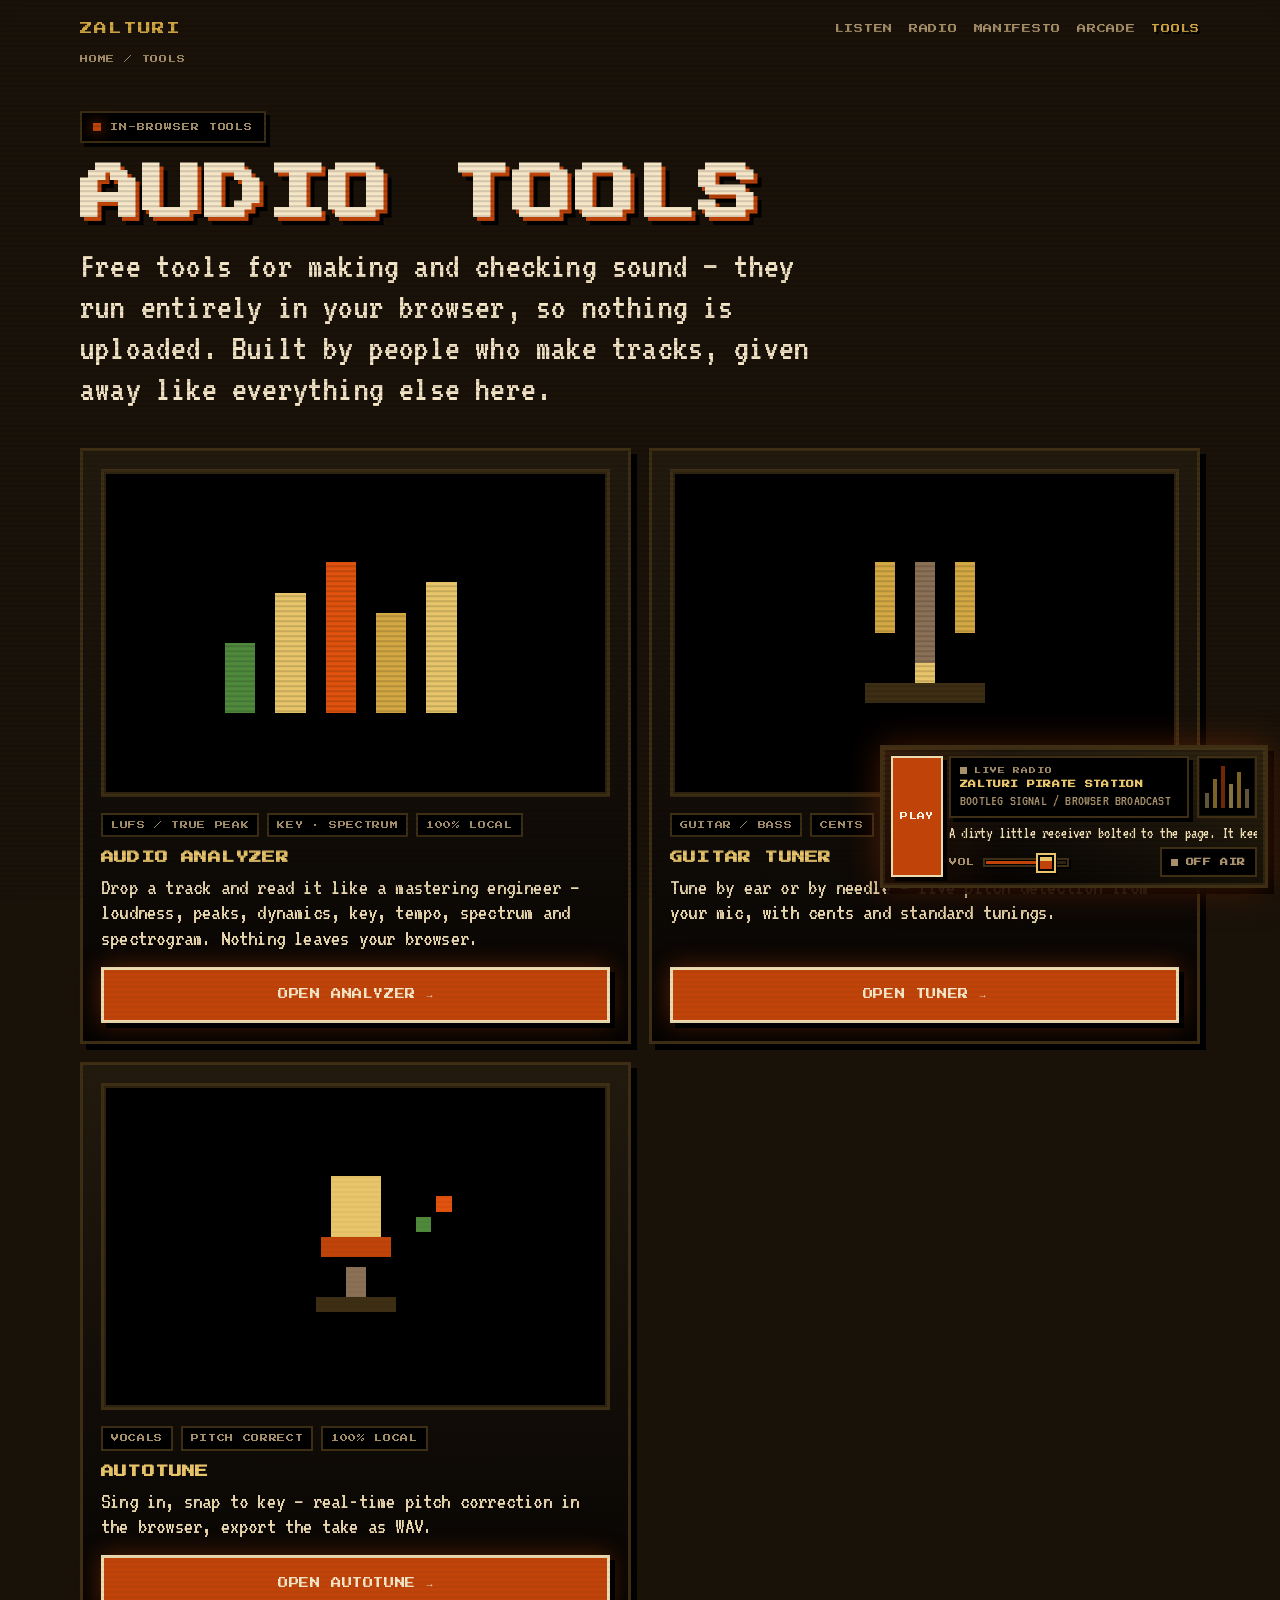
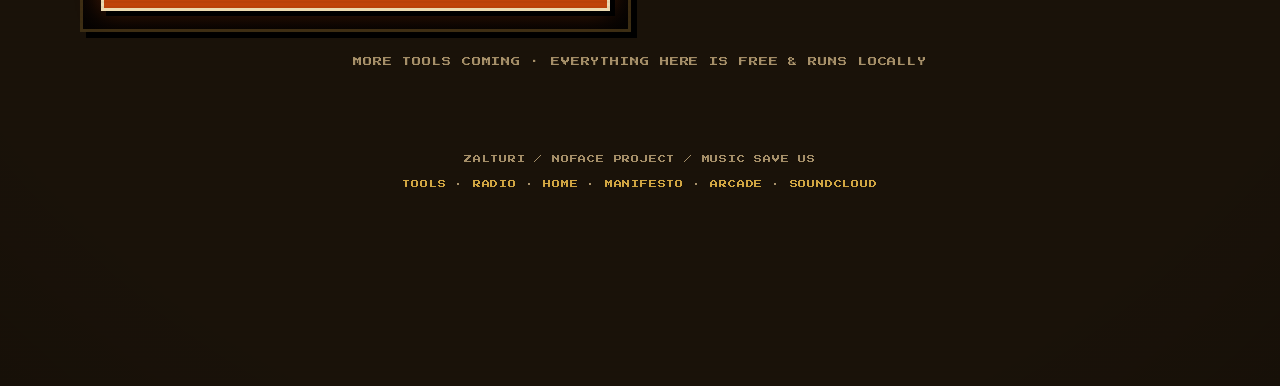
<file: tools/index.html>
<!DOCTYPE html>
<html lang="en">
<head>
<meta charset="UTF-8">
<meta name="viewport" content="width=device-width, initial-scale=1">

<title>Audio tools — free in-browser analyzer, tuner &amp; autotune | ZALTURI</title>
<meta name="description" content="Free audio tools that run entirely in your browser — a full track analyzer (LUFS, True Peak, key, spectrum), a guitar tuner and an autotune. No upload, no account, no ads.">
<link rel="canonical" href="https://zalturi.com/tools/">
<meta name="theme-color" content="#1a1209">
<meta name="robots" content="index, follow, max-image-preview:large">

<meta property="og:type" content="website">
<meta property="og:site_name" content="ZALTURI">
<meta property="og:title" content="Audio tools — free, in your browser">
<meta property="og:description" content="A track analyzer, a guitar tuner and an autotune — all free and 100% local in the browser.">
<meta property="og:url" content="https://zalturi.com/tools/">
<meta property="og:image" content="https://zalturi.com/assets/img/og.png">
<meta property="og:image:width" content="1200">
<meta property="og:image:height" content="630">
<meta property="og:locale" content="en_US">
<meta name="twitter:card" content="summary_large_image">
<meta name="twitter:title" content="Audio tools — free, in your browser">
<meta name="twitter:description" content="Analyzer, tuner and autotune — free and 100% local.">
<meta name="twitter:image" content="https://zalturi.com/assets/img/og.png">

<link rel="icon" href="/assets/img/favicon.svg" type="image/svg+xml">
<link rel="icon" href="/assets/img/favicon.png" sizes="32x32">
<link rel="apple-touch-icon" href="/assets/img/apple-touch-icon.png">
<link rel="manifest" href="/site.webmanifest">

<link rel="preload" href="/assets/fonts/press-start-2p.woff2" as="font" type="font/woff2" crossorigin>
<link rel="preload" href="/assets/fonts/vt323.woff2" as="font" type="font/woff2" crossorigin>
<link rel="stylesheet" href="/assets/css/base.css?v=20260701r">

<script type="application/ld+json">
{
  "@context": "https://schema.org",
  "@graph": [
    {
      "@type": "BreadcrumbList",
      "itemListElement": [
        { "@type": "ListItem", "position": 1, "name": "Home", "item": "https://zalturi.com/" },
        { "@type": "ListItem", "position": 2, "name": "Tools", "item": "https://zalturi.com/tools/" }
      ]
    },
    {
      "@type": "CollectionPage",
      "name": "ZALTURI Audio Tools",
      "url": "https://zalturi.com/tools/",
      "hasPart": [
        {
          "@type": "SoftwareApplication",
          "name": "ZALTURI Audio Analyzer",
          "url": "https://zalturi.com/tools/analyzer/",
          "applicationCategory": "MultimediaApplication",
          "operatingSystem": "Any (web browser)",
          "offers": { "@type": "Offer", "price": "0", "priceCurrency": "USD" }
        },
        {
          "@type": "SoftwareApplication",
          "name": "ZALTURI Guitar Tuner",
          "url": "https://zalturi.com/tools/tuner/",
          "applicationCategory": "MultimediaApplication",
          "operatingSystem": "Any (web browser)",
          "offers": { "@type": "Offer", "price": "0", "priceCurrency": "USD" }
        },
        {
          "@type": "SoftwareApplication",
          "name": "ZALTURI Autotune",
          "url": "https://zalturi.com/tools/autotune/",
          "applicationCategory": "MultimediaApplication",
          "operatingSystem": "Any (web browser)",
          "offers": { "@type": "Offer", "price": "0", "priceCurrency": "USD" }
        }
      ]
    }
  ]
}
</script>

<style>
  .tool-icon { width: 100%; height: 100%; display: flex; align-items: center; justify-content: center; }
  .tool-icon svg { width: 64%; height: 64%; image-rendering: pixelated; }
  .cab.soon { opacity: 0.62; }
  .cab.soon .cab-screen { filter: grayscale(0.4); }
</style>
</head>

<body class="crt">
<a class="skip-link" href="#main">Skip to content</a>

<header class="wrap nav">
  <a class="logo" href="/">ZALTURI</a>
  <nav class="menu" aria-label="Primary">
    <a href="/#listen">Listen</a>
    <a href="#zalturi-radio" data-radio-open>Radio</a>
    <a href="/about/">Manifesto</a>
    <a href="/arcade/">Arcade</a>
    <a href="/tools/" aria-current="page">Tools</a>
  </nav>
</header>

<main id="main">
  <nav class="wrap crumb" aria-label="Breadcrumb"><a href="/">Home</a> / Tools</nav>

  <section class="wrap section" aria-labelledby="t-h">
    <p class="kicker"><span class="blip" aria-hidden="true"></span> in-browser tools</p>
    <h1 class="h-title" style="font-size:clamp(28px,6vw,60px)" id="t-h">Audio tools</h1>
    <p class="prose lead" style="margin-top:18px">Free tools for making and checking sound — they run entirely in your browser, so nothing is uploaded. Built by people who make tracks, given away like everything else here.</p>

    <div class="cab-grid" style="margin-top:28px">
      <article class="cab">
        <div class="cab-screen"><div class="tool-icon" aria-hidden="true">
          <svg viewBox="0 0 64 40" shape-rendering="crispEdges">
            <rect x="6"  y="22" width="6" height="14" fill="#4f8a3c"/>
            <rect x="16" y="12" width="6" height="24" fill="#e8c56a"/>
            <rect x="26" y="6"  width="6" height="30" fill="#e0520d"/>
            <rect x="36" y="16" width="6" height="20" fill="#d4a843"/>
            <rect x="46" y="10" width="6" height="26" fill="#e8c56a"/>
          </svg>
        </div></div>
        <div class="cab-meta">
          <span class="chip">LUFS / True Peak</span>
          <span class="chip">key · spectrum</span>
          <span class="chip">100% local</span>
        </div>
        <h3>Audio analyzer</h3>
        <p>Drop a track and read it like a mastering engineer — loudness, peaks, dynamics, key, tempo, spectrum and spectrogram. Nothing leaves your browser.</p>
        <a class="btn btn-main" href="/tools/analyzer/">Open analyzer →</a>
      </article>

      <article class="cab">
        <div class="cab-screen"><div class="tool-icon" aria-hidden="true">
          <svg viewBox="0 0 64 40" shape-rendering="crispEdges">
            <rect x="30" y="6" width="4" height="22" fill="#8a7055"/>
            <rect x="22" y="6" width="4" height="14" fill="#d4a843"/>
            <rect x="38" y="6" width="4" height="14" fill="#d4a843"/>
            <rect x="20" y="30" width="24" height="4" fill="#3d2e14"/>
            <rect x="30" y="26" width="4" height="4" fill="#e8c56a"/>
          </svg>
        </div></div>
        <div class="cab-meta">
          <span class="chip">guitar / bass</span>
          <span class="chip">cents</span>
          <span class="chip">100% local</span>
        </div>
        <h3>Guitar tuner</h3>
        <p>Tune by ear or by needle — live pitch detection from your mic, with cents and standard tunings.</p>
        <a class="btn btn-main" href="/tools/tuner/">Open tuner →</a>
      </article>

      <article class="cab">
        <div class="cab-screen"><div class="tool-icon" aria-hidden="true">
          <svg viewBox="0 0 64 40" shape-rendering="crispEdges">
            <rect x="27" y="6"  width="10" height="16" fill="#e8c56a"/>
            <rect x="25" y="18" width="14" height="4"  fill="#c0440a"/>
            <rect x="30" y="24" width="4"  height="6"  fill="#8a7055"/>
            <rect x="24" y="30" width="16" height="3"  fill="#3d2e14"/>
            <rect x="44" y="14" width="3" height="3" fill="#4f8a3c"/>
            <rect x="48" y="10" width="3" height="3" fill="#e0520d"/>
          </svg>
        </div></div>
        <div class="cab-meta">
          <span class="chip">vocals</span>
          <span class="chip">pitch correct</span>
          <span class="chip">100% local</span>
        </div>
        <h3>Autotune</h3>
        <p>Sing in, snap to key — real-time pitch correction in the browser, export the take as WAV.</p>
        <a class="btn btn-main" href="/tools/autotune/">Open autotune →</a>
      </article>
    </div>

    <p class="note" style="margin-top:22px">more tools coming · everything here is free &amp; runs locally</p>
  </section>
</main>

<footer class="wrap footer">
  ZALTURI / noface project / music save us
  <div class="row">
    <a href="/tools/">Tools</a> ·
    <a href="#zalturi-radio" data-radio-open>Radio</a> ·
    <a href="/">Home</a> ·
    <a href="/about/">Manifesto</a> ·
    <a href="/arcade/">Arcade</a> ·
    <a href="https://soundcloud.com/zalturi" target="_blank" rel="noopener">SoundCloud</a>
  </div>
</footer>
<script src="/assets/js/radio.js?v=20260701r"></script>
</body>
</html>
</file>
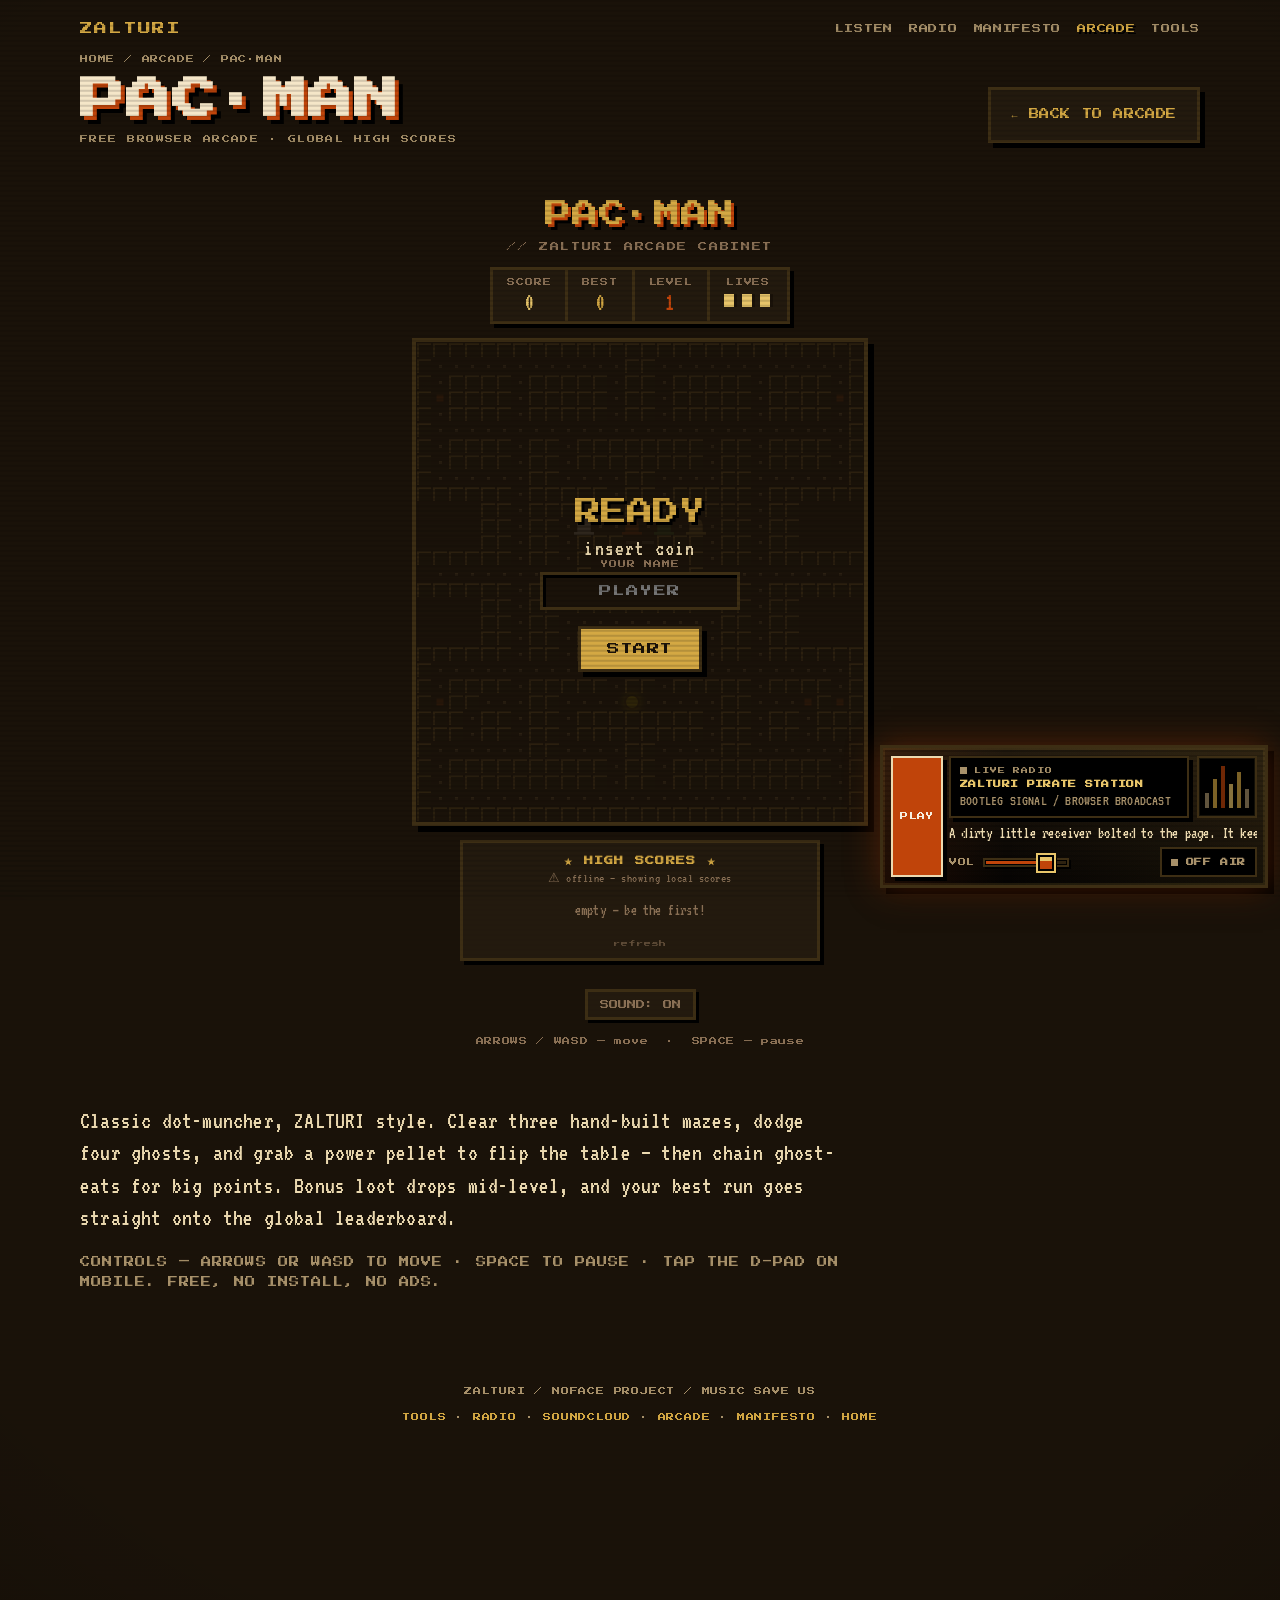
<file: arcade/pacman/index.html>
<!DOCTYPE html>
<html lang="en">
<head>
<meta charset="UTF-8">
<meta name="viewport" content="width=device-width, initial-scale=1">

<title>Play Pac·Man free online — ZALTURI Arcade</title>
<meta name="description" content="Play Pac·Man free in your browser — three hand-built mazes, four ghosts, power pellets and a global high-score leaderboard. 8-bit CRT pixel art from the ZALTURI arcade. No install, no ads.">
<link rel="canonical" href="https://zalturi.com/arcade/pacman/">
<meta name="theme-color" content="#1a1209">
<meta name="robots" content="index, follow, max-image-preview:large">

<meta property="og:type" content="website">
<meta property="og:site_name" content="ZALTURI">
<meta property="og:title" content="Play Pac·Man free online — ZALTURI Arcade">
<meta property="og:description" content="Three mazes, four ghosts, power pellets and a global leaderboard. Free 8-bit browser Pac·Man.">
<meta property="og:url" content="https://zalturi.com/arcade/pacman/">
<meta property="og:image" content="https://zalturi.com/assets/img/og.png">
<meta property="og:image:width" content="1200">
<meta property="og:image:height" content="630">
<meta property="og:locale" content="en_US">
<meta name="twitter:card" content="summary_large_image">
<meta name="twitter:title" content="Play Pac·Man free online — ZALTURI Arcade">
<meta name="twitter:description" content="Three mazes, four ghosts, a global leaderboard. Free.">
<meta name="twitter:image" content="https://zalturi.com/assets/img/og.png">

<link rel="icon" href="/assets/img/favicon.svg" type="image/svg+xml">
<link rel="icon" href="/assets/img/favicon.png" sizes="32x32">
<link rel="apple-touch-icon" href="/assets/img/apple-touch-icon.png">
<link rel="manifest" href="/site.webmanifest">

<link rel="preconnect" href="https://nnsgihufxufgpkpmhblg.supabase.co">
<link rel="preload" href="/assets/fonts/press-start-2p.woff2" as="font" type="font/woff2" crossorigin>
<link rel="preload" href="/assets/fonts/vt323.woff2" as="font" type="font/woff2" crossorigin>
<link rel="stylesheet" href="/assets/css/base.css?v=20260701r">

<script type="application/ld+json">
{
  "@context": "https://schema.org",
  "@graph": [
    {
      "@type": "BreadcrumbList",
      "itemListElement": [
        { "@type": "ListItem", "position": 1, "name": "Home", "item": "https://zalturi.com/" },
        { "@type": "ListItem", "position": 2, "name": "Arcade", "item": "https://zalturi.com/arcade/" },
        { "@type": "ListItem", "position": 3, "name": "Pac\u00b7Man", "item": "https://zalturi.com/arcade/pacman/" }
      ]
    },
    {
      "@type": "VideoGame",
      "name": "ZALTURI Pac\u00b7Man",
      "url": "https://zalturi.com/arcade/pacman/",
      "description": "Free browser Pac\u00b7Man with three mazes, four ghosts, power pellets and a global high-score leaderboard.",
      "applicationCategory": "Game",
      "genre": "Arcade maze",
      "gamePlatform": "Web browser",
      "operatingSystem": "Any",
      "author": { "@type": "MusicGroup", "name": "ZALTURI", "url": "https://zalturi.com/" },
      "offers": { "@type": "Offer", "price": "0", "priceCurrency": "USD" }
    }
  ]
}
</script>
</head>

<body class="crt">
<a class="skip-link" href="#main">Skip to content</a>

<header class="wrap nav">
  <a class="logo" href="/">ZALTURI</a>
  <nav class="menu" aria-label="Primary">
    <a href="/#listen">Listen</a>
    <a href="#zalturi-radio" data-radio-open>Radio</a>
    <a href="/about/">Manifesto</a>
    <a href="/arcade/" aria-current="page">Arcade</a>
    <a href="/tools/">Tools</a>
  </nav>
</header>

<main id="main">
  <nav class="wrap crumb" aria-label="Breadcrumb"><a href="/">Home</a> / <a href="/arcade/">Arcade</a> / Pac·Man</nav>
  <div class="wrap game-wrap">
    <div class="game-head">
      <div>
        <h1 class="h-title" style="font-size:clamp(24px,5vw,44px)">Pac·Man</h1>
        <p class="eyebrow" style="margin-top:10px">free browser arcade · global high scores</p>
      </div>
      <a class="btn btn-ghost" href="/arcade/">← Back to arcade</a>
    </div>

<!-- ZALTURI Pac-Man — mazes + ghost-face sprites, 8-bit CRT -->
<div id="pm-root">
  <style>
    /* fonts self-hosted via base.css */
    #pm-root{
      --bg:#1a1209; --bg2:#231a0e; --bg3:#2e2210;
      --gold:#d4a843; --amber:#e8c56a;
      --text:#f5e6c8; --text2:#ecdab0; --foam:#f7f0e0;
      --rust:#c0440a; --moss:#4f8a3c; --muted:#8a7055; --border:#3d2e14;
      font-family:'VT323',ui-monospace,monospace;
      display:flex;flex-direction:column;align-items:center;gap:14px;
      padding:26px 12px;box-sizing:border-box;width:100%;
      background:var(--bg);color:var(--text2);image-rendering:pixelated;
      user-select:none;-webkit-user-select:none;
    }
    #pm-root *{box-sizing:border-box}
    .pm-title{font-family:'Press Start 2P',monospace;font-size:clamp(14px,4.2vw,26px);
      line-height:1.4;letter-spacing:.04em;color:var(--gold);margin:0;text-transform:uppercase;
      text-align:center;text-shadow:3px 3px 0 var(--rust),6px 6px 0 #000;}
    .pm-sub-title{font-family:'Press Start 2P',monospace;font-size:9px;letter-spacing:.18em;
      color:var(--muted);margin:-6px 0 0;text-transform:uppercase;}
    .pm-hud{display:flex;border:3px solid var(--border);background:var(--bg2);box-shadow:4px 4px 0 #000;flex-wrap:wrap}
    .pm-stat{display:flex;flex-direction:column;align-items:center;gap:4px;padding:7px 14px;border-right:3px solid var(--border);}
    .pm-stat:last-child{border-right:none}
    .pm-stat .lbl{font-family:'Press Start 2P',monospace;font-size:8px;letter-spacing:.1em;color:var(--muted);text-transform:uppercase;}
    .pm-stat .val{font-size:26px;line-height:.9;color:var(--amber)}
    .pm-stat.best .val{color:var(--gold)}
    .pm-stat.level .val{color:var(--rust)}
    .pm-lives{display:flex;gap:5px;align-items:center;min-height:20px}
    .pm-life{width:13px;height:13px;background:var(--amber);box-shadow:inset -3px 0 0 var(--bg);}
    .pm-stage{position:relative;line-height:0;border:4px solid var(--border);background:#000;
      box-shadow:6px 6px 0 #000, 0 0 0 2px var(--bg3) inset;}
    #pm-canvas{display:block;background:var(--bg);max-width:100%;height:auto;touch-action:none;image-rendering:pixelated;}
    .pm-scan{position:absolute;inset:0;pointer-events:none;z-index:3;
      background:repeating-linear-gradient(0deg,rgba(0,0,0,0) 0,rgba(0,0,0,0) 2px,rgba(0,0,0,.30) 2px,rgba(0,0,0,.30) 4px);
      mix-blend-mode:multiply;}
    .pm-vignette{position:absolute;inset:0;pointer-events:none;z-index:2;
      background:radial-gradient(120% 100% at 50% 50%, transparent 55%, rgba(0,0,0,.55) 100%);}
    .pm-overlay{position:absolute;inset:0;z-index:4;display:none;flex-direction:column;align-items:center;
      justify-content:center;gap:16px;background:rgba(26,18,9,.90);text-align:center;padding:18px;}
    .pm-overlay.show{display:flex}
    .pm-msg{font-family:'Press Start 2P',monospace;font-size:clamp(15px,4.6vw,26px);line-height:1.5;
      color:var(--gold);text-shadow:3px 3px 0 #000;}
    .pm-msg.win{color:var(--moss);text-shadow:3px 3px 0 #000}
    .pm-msg.lose{color:var(--rust);text-shadow:3px 3px 0 #000}
    .pm-osub{font-size:22px;color:var(--text2);letter-spacing:.05em}
    .pm-osub b{color:var(--amber)}
    .pm-btn{cursor:pointer;font-family:'Press Start 2P',monospace;font-size:12px;letter-spacing:.05em;
      text-transform:uppercase;color:var(--bg);background:var(--gold);border:3px solid var(--border);
      padding:14px 26px;box-shadow:5px 5px 0 #000;transition:transform .06s,box-shadow .06s;}
    .pm-btn:hover{background:var(--amber)}
    .pm-btn:active{transform:translate(5px,5px);box-shadow:0 0 0 #000}
    .pm-bar{display:flex;gap:10px;align-items:center}
    .pm-mute{cursor:pointer;font-family:'Press Start 2P',monospace;font-size:9px;color:var(--muted);
      background:var(--bg2);border:3px solid var(--border);padding:8px 12px;box-shadow:3px 3px 0 #000;}
    .pm-mute:active{transform:translate(3px,3px);box-shadow:0 0 0 #000}
    .pm-pad{display:none;grid-template-columns:repeat(3,60px);grid-template-rows:repeat(3,60px);gap:8px;margin-top:2px}
    .pm-pad button{font-family:'VT323',monospace;font-size:30px;cursor:pointer;color:var(--gold);
      background:var(--bg2);border:3px solid var(--border);box-shadow:3px 3px 0 #000;
      display:flex;align-items:center;justify-content:center;}
    .pm-pad button:active{transform:translate(3px,3px);box-shadow:0 0 0 #000;background:var(--bg3)}
    .pm-pad .e{visibility:hidden;box-shadow:none;border:none}
    .pm-pad .up{grid-area:1/2}.pm-pad .left{grid-area:2/1}.pm-pad .right{grid-area:2/3}.pm-pad .down{grid-area:3/2}
    .pm-hint{font-family:'Press Start 2P',monospace;font-size:8px;letter-spacing:.08em;color:var(--muted);text-align:center;line-height:1.9}
    @media (hover:none) and (pointer:coarse){.pm-pad{display:grid}.pm-hint{display:none}}

    /* ввод имени */
    .pm-name{display:flex;flex-direction:column;align-items:center;gap:8px}
    .pm-name label{font-family:'Press Start 2P',monospace;font-size:8px;letter-spacing:.12em;color:var(--muted);text-transform:uppercase}
    #pm-nameinput{font-family:'Press Start 2P',monospace;font-size:12px;text-align:center;text-transform:uppercase;
      color:var(--foam);background:var(--bg);border:3px solid var(--border);box-shadow:inset 3px 3px 0 #000;
      padding:10px 12px;width:200px;max-width:70vw;letter-spacing:.10em;outline:none;}
    #pm-nameinput:focus{border-color:var(--gold)}
    /* доска рекордов */
    .pm-board{border:3px solid var(--border);background:var(--bg2);box-shadow:4px 4px 0 #000;
      width:100%;max-width:360px;padding:4px 0;}
    .pm-board h3{font-family:'Press Start 2P',monospace;font-size:9px;letter-spacing:.14em;color:var(--gold);
      text-transform:uppercase;text-align:center;margin:8px 0 4px;}
    .pm-board-note{font-size:13px;letter-spacing:.04em;color:var(--muted);text-align:center;margin:0 0 6px;min-height:16px;}
    .pm-board ol{list-style:none;margin:0;padding:0 10px 6px}
    .pm-board li{display:flex;align-items:center;gap:8px;font-size:18px;line-height:1.5;color:var(--text2);
      border-bottom:1px dashed var(--border);padding:1px 0;}
    .pm-board li:last-child{border-bottom:none}
    .pm-board li .rk{font-family:'Press Start 2P',monospace;font-size:8px;color:var(--muted);width:22px;text-align:right}
    .pm-board li .nm{flex:1;color:var(--foam);overflow:hidden;text-overflow:ellipsis;white-space:nowrap}
    .pm-board li .pts{color:var(--amber);font-variant-numeric:tabular-nums}
    .pm-board li .lv{font-size:13px;color:var(--muted);min-width:34px;text-align:right}
    .pm-board li.me .nm{color:var(--gold)}
    .pm-board li.me{background:var(--bg3)}
    .pm-board .empty{font-size:16px;color:var(--muted);text-align:center;padding:6px 0 10px}
    .pm-board-clear{cursor:pointer;font-family:'Press Start 2P',monospace;font-size:7px;color:var(--muted);
      background:none;border:none;display:block;margin:2px auto 6px;letter-spacing:.1em;opacity:.6}
    .pm-board-clear:hover{opacity:1;color:var(--rust)}
  </style>

  <div class="pm-title">Pac&middot;Man</div>
  <div class="pm-sub-title">// zalturi arcade cabinet</div>

  <div class="pm-hud">
    <div class="pm-stat"><span class="lbl">Score</span><span class="val" id="pm-score">0</span></div>
    <div class="pm-stat best"><span class="lbl">Best</span><span class="val" id="pm-best">0</span></div>
    <div class="pm-stat level"><span class="lbl">Level</span><span class="val" id="pm-level">1</span></div>
    <div class="pm-stat"><span class="lbl">Lives</span><span class="val pm-lives" id="pm-lives"></span></div>
  </div>

  <div class="pm-stage">
    <canvas id="pm-canvas" width="448" height="480"></canvas>
    <div class="pm-vignette"></div>
    <div class="pm-scan"></div>
    <div class="pm-overlay" id="pm-overlay">
      <div class="pm-msg" id="pm-msg">READY</div>
      <div class="pm-osub" id="pm-sub">insert coin</div>
      <div class="pm-name" id="pm-namewrap">
        <label for="pm-nameinput">your name</label>
        <input id="pm-nameinput" maxlength="10" placeholder="PLAYER" autocomplete="off" spellcheck="false">
      </div>
      <button class="pm-btn" id="pm-start">Start</button>
    </div>
  </div>

  <div class="pm-board" id="pm-board">
    <h3>★ High scores ★</h3>
    <div class="pm-board-note" id="pm-board-note">loading…</div>
    <ol id="pm-board-list"></ol>
    <button class="pm-board-clear" id="pm-board-refresh">refresh</button>
  </div>

  <div class="pm-bar">
    <div class="pm-pad" id="pm-pad">
      <button class="up" data-dir="up">▲</button>
      <button class="left" data-dir="left">◀</button>
      <button class="e"></button>
      <button class="right" data-dir="right">▶</button>
      <button class="down" data-dir="down">▼</button>
    </div>
  </div>
  <button class="pm-mute" id="pm-mute">SOUND: ON</button>
  <div class="pm-hint">ARROWS / WASD — move &nbsp;·&nbsp; SPACE — pause</div>
</div>

<script>
(function(){
  "use strict";
var MAZES=[
[
  "1111111111111111111111111111",
  "1000000000000110000000000001",
  "1011110111110110111110111101",
  "1211110111110110111110111121",
  "1011110111110110111110111101",
  "1000000000000000000000000001",
  "1011110110111111110110111101",
  "1011110110111111110110111101",
  "1000000110000110000110000001",
  "1111110111110110111110111111",
  "3333110111110110111110113333",
  "3333110110000000000110113333",
  "3333110110111551110110113333",
  "1111110110133333310110111111",
  "6000000003133333313000000006",
  "1111110110133333310110111111",
  "3333110110111111110110113333",
  "3333110110000000000110113333",
  "3333110110111111110110113333",
  "1111110110111111110110111111",
  "1000000000000110000000000001",
  "1011110111110110111110111101",
  "1211000110000000000110002121",
  "1110110110111111110110110111",
  "1110110110111111110110110111",
  "1000000110000110000110000001",
  "1011111111110110111111111101",
  "1011111111110110111111111101",
  "1000000000000000000000000001",
  "1111111111111111111111111111"
],
[
  "1111111111111111111111111111",
  "1000000000000000000000000001",
  "1011110110110110110110111101",
  "1011110110110110110110111101",
  "1000000000000000000000000001",
  "1110110111110110111110110111",
  "1110110111110110111110110111",
  "1000000110000000000110000001",
  "1011110110111111110110111101",
  "1111110111110110111110111111",
  "3333110111110110111110113333",
  "3333110110000000000110113333",
  "3333110110111551110110113333",
  "1111110110133333310110111111",
  "6000000003133333313000000006",
  "1111110110133333310110111111",
  "3333110110111111110110113333",
  "3333110110000000000110113333",
  "3333110110111111110110113333",
  "1111110110111111110110111111",
  "1011111110110110110111111101",
  "1011111110110110110111111101",
  "1000000000000000000000000001",
  "1110110111110110111110110111",
  "1110110111110110111110110111",
  "1000000110000110000110000001",
  "1011110111110110111110111101",
  "1211110000000000000000111121",
  "1000000000000000000000000001",
  "1111111111111111111111111111"
],
[
  "1111111111111111111111111111",
  "1000000000000000000000000001",
  "1110111011110110111101110111",
  "1110111011110110111101110111",
  "1000000000000000000000000001",
  "1011110110111111110110111101",
  "1011110110111111110110111101",
  "1000000000000110000000000001",
  "1111110111110110111110111111",
  "1111110111110110111110111111",
  "3333110111110110111110113333",
  "3333110110000000000110113333",
  "3333110110111551110110113333",
  "1111110110133333310110111111",
  "6000000003133333313000000006",
  "1111110110133333310110111111",
  "3333110110111111110110113333",
  "3333110110000000000110113333",
  "3333110110111111110110113333",
  "1111110110111111110110111111",
  "1011110110110110110110111101",
  "1000000000000000000000000001",
  "1110110111110010111110110111",
  "1110110111110110111110110111",
  "1000000110000000000110000001",
  "1011111110110110110111111101",
  "1011111110110110110111111101",
  "1211000000000000000000001121",
  "1000000000000000000000000001",
  "1111111111111111111111111111"
]
];

var SPR={
  g0:"[data-uri]",
  g1:"[data-uri]",
  g2:"[data-uri]",
  g3:"[data-uri]",
};


  var TILE=16;
  var ROWS=MAZES[0].length, COLS=MAZES[0][0].length, W=COLS*TILE;
  var canvas=document.getElementById('pm-canvas'), ctx=canvas.getContext('2d');
  canvas.width=W; canvas.height=ROWS*TILE; ctx.imageSmoothingEnabled=false;

  var COL={bg:'#1a1209',wallFill:'#231a0e',wallEdge:'#d4a843',dot:'#caa86a',power:'#c0440a',
    pac:'#ffe100',pacEdge:'#5a3a00',pacGlow:'#ffd000',door:'#8a7055',eye:'#f7f0e0',pupil:'#1a1209',
    foam:'#f7f0e0',gold:'#d4a843',amber:'#e8c56a',rust:'#c0440a',moss:'#4f8a3c',text:'#f5e6c8'};
  var GHOST_COLORS=['#c0440a','#f7f0e0','#d4a843','#4f8a3c'];

  /* ---------- СПРАЙТЫ ЛИЦ + tinted-версии ---------- */
  var SPRITES=[null,null,null,null];     // обычные
  var SPRITES_FR=[null,null,null,null];  // испуг (moss)
  var SPRITES_FL=[null,null,null,null];  // мигание (muted)
  (function loadSprites(){
    var keys=['g0','g1','g2','g3'];
    keys.forEach(function(k,i){
      var img=new Image();
      img.onload=function(){
        SPRITES[i]=img;
        SPRITES_FR[i]=tint(img,'#4f8a3c',0.62);
        SPRITES_FL[i]=tint(img,'#8a7055',0.6);
      };
      img.src=SPR[k];
    });
  })();
  function tint(img,color,amt){
    var c=document.createElement('canvas'); c.width=img.width; c.height=img.height;
    var x=c.getContext('2d'); x.imageSmoothingEnabled=false;
    x.drawImage(img,0,0);
    x.globalCompositeOperation='source-atop';
    x.globalAlpha=amt; x.fillStyle=color; x.fillRect(0,0,c.width,c.height);
    x.globalAlpha=1; x.globalCompositeOperation='source-over';
    return c;
  }

  /* ---------- ЗВУК (Web Audio, 8-bit) ---------- */
  var AC=null, muted=false, wakaToggle=0;
  function audio(){ if(!AC){ try{ AC=new (window.AudioContext||window.webkitAudioContext)(); }catch(e){ AC=null; } } if(AC&&AC.state==='suspended') AC.resume(); return AC; }
  function beep(freq,dur,type,vol,slideTo){
    if(muted) return; var ac=audio(); if(!ac) return;
    var o=ac.createOscillator(), g=ac.createGain();
    o.type=type||'square'; o.frequency.setValueAtTime(freq,ac.currentTime);
    if(slideTo) o.frequency.linearRampToValueAtTime(slideTo,ac.currentTime+dur);
    g.gain.setValueAtTime((vol||0.15),ac.currentTime);
    g.gain.exponentialRampToValueAtTime(0.0001,ac.currentTime+dur);
    o.connect(g); g.connect(ac.destination); o.start(); o.stop(ac.currentTime+dur);
  }
  function seq(notes){ // [[freq,dur,type,vol],...] последовательно
    if(muted) return; var ac=audio(); if(!ac) return; var t=ac.currentTime;
    notes.forEach(function(n){
      var o=ac.createOscillator(), g=ac.createGain();
      o.type=n[2]||'square'; o.frequency.setValueAtTime(n[0],t);
      g.gain.setValueAtTime(n[3]||0.15,t); g.gain.exponentialRampToValueAtTime(0.0001,t+n[1]);
      o.connect(g); g.connect(ac.destination); o.start(t); o.stop(t+n[1]); t+=n[1];
    });
  }
  var S={
    waka:function(){ wakaToggle^=1; beep(wakaToggle?420:300,0.06,'square',0.10); },
    power:function(){ seq([[220,0.08,'square',0.14],[330,0.08,'square',0.14],[440,0.10,'square',0.14]]); },
    eatGhost:function(){ seq([[300,0.05,'square',0.16],[500,0.05,'square',0.16],[760,0.08,'square',0.16]]); },
    bonus:function(){ seq([[660,0.06,'triangle',0.18],[990,0.10,'triangle',0.18]]); },
    death:function(){ seq([[500,0.12,'sawtooth',0.18],[380,0.12,'sawtooth',0.16],[260,0.16,'sawtooth',0.15],[150,0.28,'sawtooth',0.14]]); },
    levelup:function(){ seq([[392,0.10,'square',0.16],[523,0.10,'square',0.16],[659,0.10,'square',0.16],[784,0.16,'square',0.16]]); },
    oneup:function(){ seq([[784,0.08,'triangle',0.18],[1046,0.14,'triangle',0.18]]); },
    start:function(){ seq([[523,0.12,'square',0.16],[659,0.12,'square',0.16],[784,0.18,'square',0.16]]); }
  };

  /* ---------- БОНУСЫ ---------- */
  var BONUS=[
    {min:1,max:1,type:'hop',pts:100},{min:2,max:2,type:'wheat',pts:300},
    {min:3,max:4,type:'pretzel',pts:500},{min:5,max:6,type:'mug',pts:700},
    {min:7,max:999,type:'barrel',pts:1000}
  ];
  function bonusFor(lv){ for(var i=0;i<BONUS.length;i++) if(lv>=BONUS[i].min&&lv<=BONUS[i].max) return BONUS[i]; return BONUS[BONUS.length-1]; }
  var BONUS_TILE={c:13,r:17};

  var grid,dotsLeft,totalDots,dotsEaten,score,lives,best,level,running,paused,frame,gameOver,won;
  var pac,ghosts,scareTimer,eatChain,extraAwarded;
  var bonus,bonusTimer,bonusStage,popups;

  best=parseInt(safeGet('pm_face_best')||'0',10);
  var playerName=(safeGet('pm_face_name')||'').toUpperCase();
  var lastEntryKey=null;

  /* ---------- ИМЯ + ДОСКА РЕКОРДОВ (Supabase + локальный резерв) ---------- */
  var SB_URL='https://nnsgihufxufgpkpmhblg.supabase.co';
  var SB_KEY='sb_publishable_3xAHl-qgwMLZb6SrdKFTRg_fdKfhzYM';
  var SB_REST=SB_URL+'/rest/v1/scores';
  var SB_HEADERS={'apikey':SB_KEY,'Authorization':'Bearer '+SB_KEY,'Content-Type':'application/json'};
  var boardOnline=true; // удалось ли связаться с сервером

  function safeGet(k){ try{ return localStorage.getItem(k); }catch(e){ return null; } }
  function safeSet(k,v){ try{ localStorage.setItem(k,v); }catch(e){} }
  function loadLocal(){
    try{ var a=JSON.parse(safeGet('pm_face_board')||'[]'); return Array.isArray(a)?a:[]; }catch(e){ return []; }
  }
  function saveLocal(b){ safeSet('pm_face_board', JSON.stringify(b.slice(0,10))); }
  function sanitizeName(n){
    n=(n||'').toUpperCase().replace(/[^A-ZА-ЯЁ0-9 ._-]/gi,'').trim().slice(0,10);
    return n||'PLAYER';
  }
  function escapeHtml(s){ return String(s).replace(/[&<>"]/g,function(c){return {'&':'&amp;','<':'&lt;','>':'&gt;','"':'&quot;'}[c];}); }

  // отправить рекорд: сначала в Supabase, при неудаче — в локальный резерв
  function submitScore(){
    if(!score){ renderBoard(); return; }
    var nm=sanitizeName(playerName);
    var payload={name:nm,score:score,level:level};
    // оптимистично пометим запись «своей» для подсветки
    lastEntryKey=nm+'|'+score+'|'+level;
    if(typeof fetch==='function'){
      fetch(SB_REST,{method:'POST',headers:SB_HEADERS,body:JSON.stringify(payload)})
        .then(function(r){ if(!r.ok) throw new Error('HTTP '+r.status); boardOnline=true; })
        .catch(function(){ boardOnline=false; addLocal(nm,score,level); })
        .then(function(){ renderBoard(); });
    } else { boardOnline=false; addLocal(nm,score,level); renderBoard(); }
  }
  function addLocal(nm,sc,lv){
    var b=loadLocal(); b.push({name:nm,score:sc,level:lv});
    b.sort(function(a,c){return c.score-a.score;}); saveLocal(b.slice(0,10));
  }

  // отрисовать доску: тянем топ-10 из Supabase, при неудаче — локальные
  function renderBoard(){
    var list=document.getElementById('pm-board-list');
    var noteEl=document.getElementById('pm-board-note');
    if(typeof fetch==='function'){
      fetch(SB_REST+'?select=name,score,level&order=score.desc&limit=10',{headers:SB_HEADERS})
        .then(function(r){ if(!r.ok) throw new Error('HTTP '+r.status); return r.json(); })
        .then(function(rows){ boardOnline=true; paintBoard(rows,false); })
        .catch(function(){ boardOnline=false; paintBoard(loadLocal(),true); });
    } else { paintBoard(loadLocal(),true); }
  }
  function paintBoard(rows,isLocal){
    var list=document.getElementById('pm-board-list');
    var noteEl=document.getElementById('pm-board-note');
    rows=rows||[];
    if(noteEl) noteEl.textContent = isLocal ? '⚠ offline — showing local scores' : 'online · global ranking';
    if(!rows.length){ list.innerHTML='<div class="empty">empty — be the first!</div>'; return; }
    var html='', mineUsed=false;
    for(var i=0;i<rows.length;i++){
      var e=rows[i];
      var key=sanitizeName(e.name)+'|'+e.score+'|'+(e.level||1);
      var me=(!mineUsed && lastEntryKey && key===lastEntryKey)?' class="me"':'';
      if(me) mineUsed=true;
      html+='<li'+me+'><span class="rk">'+(i+1)+'</span>'+
            '<span class="nm">'+escapeHtml(e.name)+'</span>'+
            '<span class="pts">'+e.score+'</span>'+
            '<span class="lv">L'+(e.level||1)+'</span></li>';
    }
    list.innerHTML=html;
  }

  function curMaze(){ return MAZES[(level-1)%MAZES.length]; }
  function cell(c,r){ if(r<0||r>=ROWS||c<0||c>=COLS) return '1'; return grid[r][c]; }
  function isWall(c,r){ var v=cell(c,r); return v==='1'||v==='5'; }

  function buildGrid(){
    grid=curMaze().map(function(row){return row.split('');});
    dotsLeft=0;
    for(var r=0;r<ROWS;r++)for(var c=0;c<COLS;c++) if(grid[r][c]==='0'||grid[r][c]==='2') dotsLeft++;
    totalDots=dotsLeft; dotsEaten=0; bonus=null; bonusTimer=0; bonusStage=0;
  }
  function mk(c,r,ci,scatter,relBase){
    return {x:c*TILE,y:r*TILE,dir:'left',ci:ci,home:{c:c,r:r},scatter:scatter,
            mode:'scatter',released:false,releaseAt:relBase,eaten:false};
  }
  function speeds(){
    // старт медленный, плавный рост по уровням (значения = пиксели за кадр)
    var pac    = Math.min(1.20 + (level-1)*0.07, 2.00);  // L1≈1.2 → cap 2.0
    var ghost  = Math.min(1.00 + (level-1)*0.08, 1.90);  // L1≈1.0 → cap 1.9
    var fright = Math.max(0.75, ghost*0.6);              // испуганный — медленный
    var eaten  = Math.min(ghost + 1.2, 3.2);             // съеденный спешит домой
    return {pac:pac, ghost:ghost, fright:fright, eaten:eaten};
  }
  function frightFrames(){ return Math.max(45,360-(level-1)*40); }

  function placeEntities(){
    pac={x:13*TILE,y:22*TILE,dir:'left',next:'left',mouth:0};
    var rel=Math.max(20,90-(level-1)*8);
    ghosts=[ mk(13,11,0,{c:26,r:1},0), mk(10,11,1,{c:1,r:1},rel),
             mk(17,11,2,{c:26,r:29},rel*2), mk(15,11,3,{c:1,r:29},rel*4) ];
    ghosts[0].released=true;
    scareTimer=0; eatChain=0; frame=0; popups=[]; won=false; drawHUD();
  }
  function newGame(){ level=1; score=0; lives=3; gameOver=false; won=false; extraAwarded=false; buildGrid(); placeEntities(); }
  function nextLevel(){ level++; buildGrid(); placeEntities(); paused=true; S.levelup(); interstitial('LEVEL '+level,'',1300); }

  var DIRS={left:{x:-1,y:0},right:{x:1,y:0},up:{x:0,y:-1},down:{x:0,y:1}};
  function centered(o){ return (Math.abs(o.x%TILE)<0.5)&&(Math.abs(o.y%TILE)<0.5); }
  function tileOf(o){ return {c:Math.round(o.x/TILE),r:Math.round(o.y/TILE)}; }
  function canMove(c,r,dir){ var d=DIRS[dir]; return !isWall(c+d.x,r+d.y); }
  function advance(o,sp){
    var d=DIRS[o.dir];
    if(d.x){ var tx=d.x>0?(Math.floor(o.x/TILE)+1)*TILE:(Math.ceil(o.x/TILE)-1)*TILE; var nx=o.x+d.x*sp;
      o.x=(d.x>0)?(nx>=tx?tx:nx):(nx<=tx?tx:nx); if(o.x<0)o.x+=W; if(o.x>=W)o.x-=W; }
    else if(d.y){ var ty=d.y>0?(Math.floor(o.y/TILE)+1)*TILE:(Math.ceil(o.y/TILE)-1)*TILE; var ny=o.y+d.y*sp;
      o.y=(d.y>0)?(ny>=ty?ty:ny):(ny<=ty?ty:ny); }
  }
  function addPop(x,y,txt,color){ popups.push({x:x,y:y,txt:txt,color:color,life:50}); }

  function movePac(){
    var sp=speeds().pac;
    if(centered(pac)){
      var t=tileOf(pac); t.c=((t.c%COLS)+COLS)%COLS; pac.x=t.c*TILE; pac.y=t.r*TILE;
      if(canMove(t.c,t.r,pac.next)) pac.dir=pac.next;
      if(!canMove(t.c,t.r,pac.dir)) return;
      var v=grid[t.r][t.c];
      if(v==='0'){ grid[t.r][t.c]='3'; score+=10; dotsLeft--; dotsEaten++; S.waka(); maybeBonus(); }
      else if(v==='2'){ grid[t.r][t.c]='3'; score+=50; dotsLeft--; dotsEaten++; maybeBonus();
        scareTimer=frightFrames(); eatChain=0; S.power();
        ghosts.forEach(function(g){ if(g.released&&!g.eaten) g.mode='frightened'; }); }
      if(bonus && t.c===BONUS_TILE.c && t.r===BONUS_TILE.r){
        score+=bonus.pts; addPop(t.c*TILE+TILE/2,t.r*TILE,'+'+bonus.pts,COL.amber); S.bonus(); bonus=null; bonusTimer=0; }
      checkExtraLife();
      if(dotsLeft<=0){ won=true; nextLevel(); return; }
    }
    advance(pac,sp); pac.mouth=(pac.mouth+0.18)%1;
  }
  function maybeBonus(){
    var t1=Math.floor(totalDots*0.30),t2=Math.floor(totalDots*0.65);
    if(bonusStage===0&&dotsEaten>=t1){ spawnBonus(); bonusStage=1; }
    else if(bonusStage===1&&dotsEaten>=t2){ spawnBonus(); bonusStage=2; }
  }
  function spawnBonus(){ bonus=bonusFor(level); bonusTimer=560; }
  function checkExtraLife(){ if(!extraAwarded&&score>=10000){ extraAwarded=true; lives++; S.oneup(); addPop(pac.x+TILE/2,pac.y,'1UP',COL.moss); drawHUD(); } }

  function ghostTargetDir(g){
    var t=tileOf(g); var rev={up:'down',down:'up',left:'right',right:'left'};
    var opts=['up','left','down','right'].filter(function(dir){ return canMove(t.c,t.r,dir)&&dir!==rev[g.dir]; });
    if(opts.length===0) return rev[g.dir];
    if(g.mode==='frightened') return opts[Math.floor(Math.random()*opts.length)];
    var target;
    if(g.eaten) target={c:g.home.c,r:g.home.r};
    else if(g.mode==='scatter') target=g.scatter;
    else { var pt=tileOf(pac); target={c:pt.c,r:pt.r}; }
    var bestDir=opts[0],bestD=1e9;
    opts.forEach(function(dir){ var d=DIRS[dir]; var nc=t.c+d.x,nr=t.r+d.y;
      var dist=(nc-target.c)*(nc-target.c)+(nr-target.r)*(nr-target.r); if(dist<bestD){bestD=dist;bestDir=dir;} });
    return bestDir;
  }
  function moveGhost(g){
    if(!g.released){ if(frame>=g.releaseAt) g.released=true; else return; }
    var s=speeds(); var sp=g.eaten?s.eaten:(g.mode==='frightened'?s.fright:s.ghost);
    if(centered(g)){
      var t=tileOf(g); t.c=((t.c%COLS)+COLS)%COLS; g.x=t.c*TILE; g.y=t.r*TILE;
      if(g.eaten && t.c===g.home.c && t.r===g.home.r){ g.eaten=false; g.mode=(frame%900<300)?'scatter':'chase'; }
      g.dir=ghostTargetDir(g);
    }
    advance(g,sp);
  }
  function collide(){
    var pt=tileOf(pac);
    ghosts.forEach(function(g){ var gt=tileOf(g);
      if(gt.c===pt.c&&gt.r===pt.r){
        if(g.mode==='frightened'&&!g.eaten){ g.eaten=true; g.mode='eaten';
          var val=200*Math.pow(2,eatChain); eatChain++; score+=val; S.eatGhost();
          addPop(g.x+TILE/2,g.y,'+'+val,COL.foam); checkExtraLife(); }
        else if(!g.eaten){ loseLife(); }
      } });
  }
  function loseLife(){
    lives--; S.death();
    if(lives<=0){ gameOver=true; won=false; endGame(); }
    else { placeEntities(); paused=true; interstitial('READY','lives left: <b>'+lives+'</b>',1100); }
  }

  /* ---------- РИСОВАНИЕ ---------- */
  function draw(){
    ctx.fillStyle=COL.bg; ctx.fillRect(0,0,W,canvas.height);
    for(var r=0;r<ROWS;r++)for(var c=0;c<COLS;c++){
      var v=grid[r][c],x=c*TILE,y=r*TILE;
      if(v==='1'){ ctx.fillStyle=COL.wallFill; ctx.fillRect(x+1,y+1,TILE-2,TILE-2);
        ctx.fillStyle=COL.wallEdge; ctx.fillRect(x+1,y+1,TILE-2,2); ctx.fillRect(x+1,y+1,2,TILE-2); }
      else if(v==='5'){ ctx.fillStyle=COL.door; ctx.fillRect(x+2,y+TILE/2-1,TILE-4,3); }
      else if(v==='0'){ ctx.fillStyle=COL.dot; ctx.fillRect(x+TILE/2-1,y+TILE/2-1,3,3); }
      else if(v==='2'){ var p=Math.floor(frame/8)%2===0?7:4; ctx.fillStyle=COL.power; ctx.fillRect(x+TILE/2-p/2,y+TILE/2-p/2,p,p); }
    }
    if(bonus) drawBonus(BONUS_TILE.c*TILE+TILE/2,BONUS_TILE.r*TILE+TILE/2,bonus.type);
    drawPac(); ghosts.forEach(drawGhost); drawPopups();
  }
  function drawPac(){
    var cx=pac.x+TILE/2,cy=pac.y+TILE/2,rad=TILE/2-1;
    var open=Math.abs(Math.sin(pac.mouth*Math.PI))*0.30;
    var ang={left:Math.PI,right:0,up:-Math.PI/2,down:Math.PI/2}[pac.dir];
    ctx.save();ctx.translate(cx,cy);ctx.rotate(ang);
    // тёмная обводка для контраста на любом фоне
    ctx.shadowColor=COL.pacGlow;ctx.shadowBlur=8;
    ctx.fillStyle=COL.pacEdge;
    ctx.beginPath();ctx.moveTo(0,0);ctx.arc(0,0,rad+1,open*Math.PI,(2-open)*Math.PI);
    ctx.closePath();ctx.fill();
    // яркая заливка
    ctx.shadowBlur=0;
    ctx.fillStyle=COL.pac;
    ctx.beginPath();ctx.moveTo(0,0);ctx.arc(0,0,rad-1,open*Math.PI,(2-open)*Math.PI);
    ctx.closePath();ctx.fill();
    ctx.restore();
  }
  function drawGhost(g){
    var cx=g.x+TILE/2, cy=g.y+TILE/2, S2=18; // спрайт чуть больше клетки
    var img=SPRITES[g.ci];
    if(g.eaten){
      // съеден: только глаза-«дух»
      ctx.fillStyle=COL.eye; ctx.fillRect(cx-5,cy-2,4,5); ctx.fillRect(cx+1,cy-2,4,5);
      var dd=DIRS[g.dir]; ctx.fillStyle=COL.pupil;
      ctx.fillRect(cx-5+(dd.x+1),cy-2+(dd.y+1),2,2); ctx.fillRect(cx+1+(dd.x+1),cy-2+(dd.y+1),2,2);
      return;
    }
    var use=img;
    if(g.mode==='frightened') use=(scareTimer<120&&Math.floor(frame/8)%2)?SPRITES_FL[g.ci]:SPRITES_FR[g.ci];
    // подсветка-кольцо сигнатурным цветом (когда не испуган)
    if(g.mode!=='frightened'){
      ctx.fillStyle=GHOST_COLORS[g.ci];
      ctx.globalAlpha=0.9; ctx.fillRect(cx-S2/2-1,cy+S2/2-3,S2+2,3); ctx.globalAlpha=1;
    }
    if(use){ ctx.drawImage(use,cx-S2/2,cy-S2/2,S2,S2); }
    else { // фолбэк пока картинка грузится — цветной блоб
      ctx.fillStyle=GHOST_COLORS[g.ci];
      ctx.beginPath(); ctx.arc(cx,cy-1,TILE*0.42,Math.PI,0); ctx.lineTo(cx+TILE*0.42,cy+TILE*0.42);
      ctx.lineTo(cx-TILE*0.42,cy+TILE*0.42); ctx.closePath(); ctx.fill();
    }
  }
  function drawBonus(cx,cy,type){
    var P=2; function px(dx,dy,c){ ctx.fillStyle=c; ctx.fillRect(cx+dx*P,cy+dy*P,P,P); }
    if(type==='hop'){ [[0,-3],[-1,-2],[1,-2],[-1,-1],[0,-1],[1,-1],[-1,0],[0,0],[1,0],[0,1],[0,2]].forEach(function(a){px(a[0],a[1],COL.moss);}); px(0,-1,COL.gold);px(0,0,COL.gold); }
    else if(type==='wheat'){ for(var k=-3;k<=2;k++)px(0,k,COL.gold); [[-1,-3],[1,-2],[-1,-1],[1,0]].forEach(function(a){px(a[0],a[1],COL.amber);}); px(0,3,COL.muted); }
    else if(type==='pretzel'){ [[-2,-1],[-1,-2],[0,-2],[1,-2],[2,-1],[-2,0],[2,0],[-2,1],[-1,2],[0,2],[1,2],[2,1]].forEach(function(a){px(a[0],a[1],COL.rust);}); px(0,0,COL.gold); }
    else if(type==='mug'){ for(var yy=-1;yy<=3;yy++)for(var xx=-2;xx<=1;xx++)px(xx,yy,COL.gold); [[-2,-2],[-1,-2],[0,-2],[1,-2],[2,-2]].forEach(function(a){px(a[0],a[1],COL.foam);}); px(2,0,COL.gold);px(2,1,COL.gold); }
    else { for(var by=-2;by<=2;by++)for(var bx=-2;bx<=2;bx++)px(bx,by,COL.gold); [-2,2].forEach(function(yy){ for(var bx2=-2;bx2<=2;bx2++)px(bx2,yy,COL.rust); }); px(0,0,COL.border); }
  }
  function drawPopups(){
    ctx.font='12px "VT323", monospace'; ctx.textAlign='center';
    for(var i=popups.length-1;i>=0;i--){ var p=popups[i]; ctx.globalAlpha=Math.max(0,p.life/50); ctx.fillStyle=p.color; ctx.fillText(p.txt,p.x,p.y); }
    ctx.globalAlpha=1; ctx.textAlign='left';
  }
  function updatePopups(){ for(var i=popups.length-1;i>=0;i--){ popups[i].y-=0.5; if(--popups[i].life<=0) popups.splice(i,1); } }

  /* ---------- HUD / OVERLAY ---------- */
  function drawHUD(){
    document.getElementById('pm-score').textContent=score||0;
    document.getElementById('pm-best').textContent=best;
    document.getElementById('pm-level').textContent=level||1;
    var box=document.getElementById('pm-lives');box.innerHTML='';
    for(var i=0;i<Math.max(0,lives||0);i++){var s=document.createElement('span');s.className='pm-life';box.appendChild(s);}
  }
  function showOverlay(msg,sub,hideBtn){
    var ov=document.getElementById('pm-overlay'),m=document.getElementById('pm-msg');
    m.textContent=msg; m.className='pm-msg'+(won&&gameOver?' win':(gameOver?' lose':''));
    document.getElementById('pm-sub').innerHTML=sub||'';
    document.getElementById('pm-start').style.display=hideBtn?'none':'';
    // поле имени видно только когда видна кнопка Старт/Заново (не на LEVEL/PAUSE)
    document.getElementById('pm-namewrap').style.display=hideBtn?'none':'flex';
    ov.classList.add('show');
  }
  function hideOverlay(){ document.getElementById('pm-overlay').classList.remove('show'); }
  function interstitial(title,sub,dur){ showOverlay(title,sub,true); setTimeout(function(){ if(running){ hideOverlay(); paused=false; } },dur); }
  function endGame(){
    running=false; if(score>best){best=score;safeSet('pm_face_best',best);}
    submitScore();
    drawHUD();draw(); showOverlay('GAME OVER','level <b>'+level+'</b> · score <b>'+score+'</b>',false);
    document.getElementById('pm-start').textContent='Restart';
  }

  /* ---------- ЦИКЛ ---------- */
  function tick(){
    if(!running) return; requestAnimationFrame(tick);
    if(paused){ draw(); return; }
    frame++;
    if(scareTimer>0){ scareTimer--; if(scareTimer===0) ghosts.forEach(function(g){ if(g.mode==='frightened') g.mode='chase'; }); }
    else { var phase=(frame%900<300)?'scatter':'chase'; ghosts.forEach(function(g){ if(g.mode!=='eaten'&&g.mode!=='frightened') g.mode=phase; }); }
    if(bonus && --bonusTimer<=0) bonus=null;
    movePac(); if(gameOver||paused){ updatePopups(); drawHUD(); draw(); return; }
    ghosts.forEach(moveGhost); collide(); if(gameOver) return;
    updatePopups(); drawHUD(); draw();
  }
  function start(){
    audio();
    // зафиксировать имя из поля
    var inp=document.getElementById('pm-nameinput');
    playerName=sanitizeName(inp.value||playerName);
    inp.value=playerName; safeSet('pm_face_name',playerName);
    lastEntryKey=null;
    newGame(); running=true; document.getElementById('pm-start').textContent='Start';
    paused=true; S.start(); interstitial('LEVEL 1','',1100); requestAnimationFrame(tick);
  }

  /* ---------- УПРАВЛЕНИЕ ---------- */
  function setDir(d){ if(running&&!paused) pac.next=d; }
  var keymap={ArrowLeft:'left',ArrowRight:'right',ArrowUp:'up',ArrowDown:'down',a:'left',d:'right',w:'up',s:'down',A:'left',D:'right',W:'up',S:'down'};
  document.addEventListener('keydown',function(e){
    if(keymap[e.key]){ setDir(keymap[e.key]); e.preventDefault(); }
    if(e.key===' '||e.code==='Space'){ if(running){ paused=!paused; if(paused)showOverlay('PAUSE','SPACE — resume',true); else hideOverlay(); } e.preventDefault(); }
  });
  document.getElementById('pm-start').addEventListener('click',start);
  document.getElementById('pm-mute').addEventListener('click',function(){ muted=!muted; this.textContent='SOUND: '+(muted?'OFF':'ON'); if(!muted) audio(); });
  // имя: предзаполнить, Enter = старт, стрелки не должны двигать Пакмэна при вводе
  (function(){
    var inp=document.getElementById('pm-nameinput');
    if(playerName) inp.value=playerName;
    inp.addEventListener('keydown',function(e){
      e.stopPropagation();
      if(e.key==='Enter'){ e.preventDefault(); inp.blur(); start(); }
    });
  })();
  document.getElementById('pm-board-refresh').addEventListener('click',function(){ renderBoard(); });
  Array.prototype.forEach.call(document.querySelectorAll('#pm-pad button[data-dir]'),function(b){
    b.addEventListener('touchstart',function(e){setDir(b.getAttribute('data-dir'));e.preventDefault();},{passive:false});
    b.addEventListener('mousedown',function(){setDir(b.getAttribute('data-dir'));});
  });
  var sx,sy;
  canvas.addEventListener('touchstart',function(e){var t=e.touches[0];sx=t.clientX;sy=t.clientY;},{passive:true});
  canvas.addEventListener('touchend',function(e){ if(sx==null)return; var t=e.changedTouches[0]; var dx=t.clientX-sx,dy=t.clientY-sy;
    if(Math.abs(dx)>Math.abs(dy)){ if(Math.abs(dx)>20)setDir(dx>0?'right':'left'); } else { if(Math.abs(dy)>20)setDir(dy>0?'down':'up'); } sx=sy=null; },{passive:true});

  newGame(); running=false; drawHUD(); draw(); renderBoard(); showOverlay('READY','insert coin',false);
})();
</script>
<!-- ===== /PAC-MAN LEVELS+FACES ===== -->

    <div class="prose" style="margin-top:30px">
      <p>Classic dot-muncher, ZALTURI style. Clear three hand-built mazes, dodge four ghosts, and grab a power pellet to flip the table — then chain ghost-eats for big points. Bonus loot drops mid-level, and your best run goes straight onto the global leaderboard.</p>
      <p class="eyebrow">Controls — arrows or WASD to move · space to pause · tap the D-pad on mobile. Free, no install, no ads.</p>
    </div>
  </div>
</main>

<footer class="wrap footer">
  ZALTURI / noface project / music save us
  <div class="row">
    <a href="/tools/">Tools</a> ·
    <a href="#zalturi-radio" data-radio-open>Radio</a> ·
    <a href="https://soundcloud.com/zalturi" target="_blank" rel="noopener">SoundCloud</a> ·
    <a href="/arcade/">Arcade</a> ·
    <a href="/about/">Manifesto</a> ·
    <a href="/">Home</a>
  </div>
</footer>
<script src="/assets/js/radio.js?v=20260701r"></script>
</body>
</html>
</file>
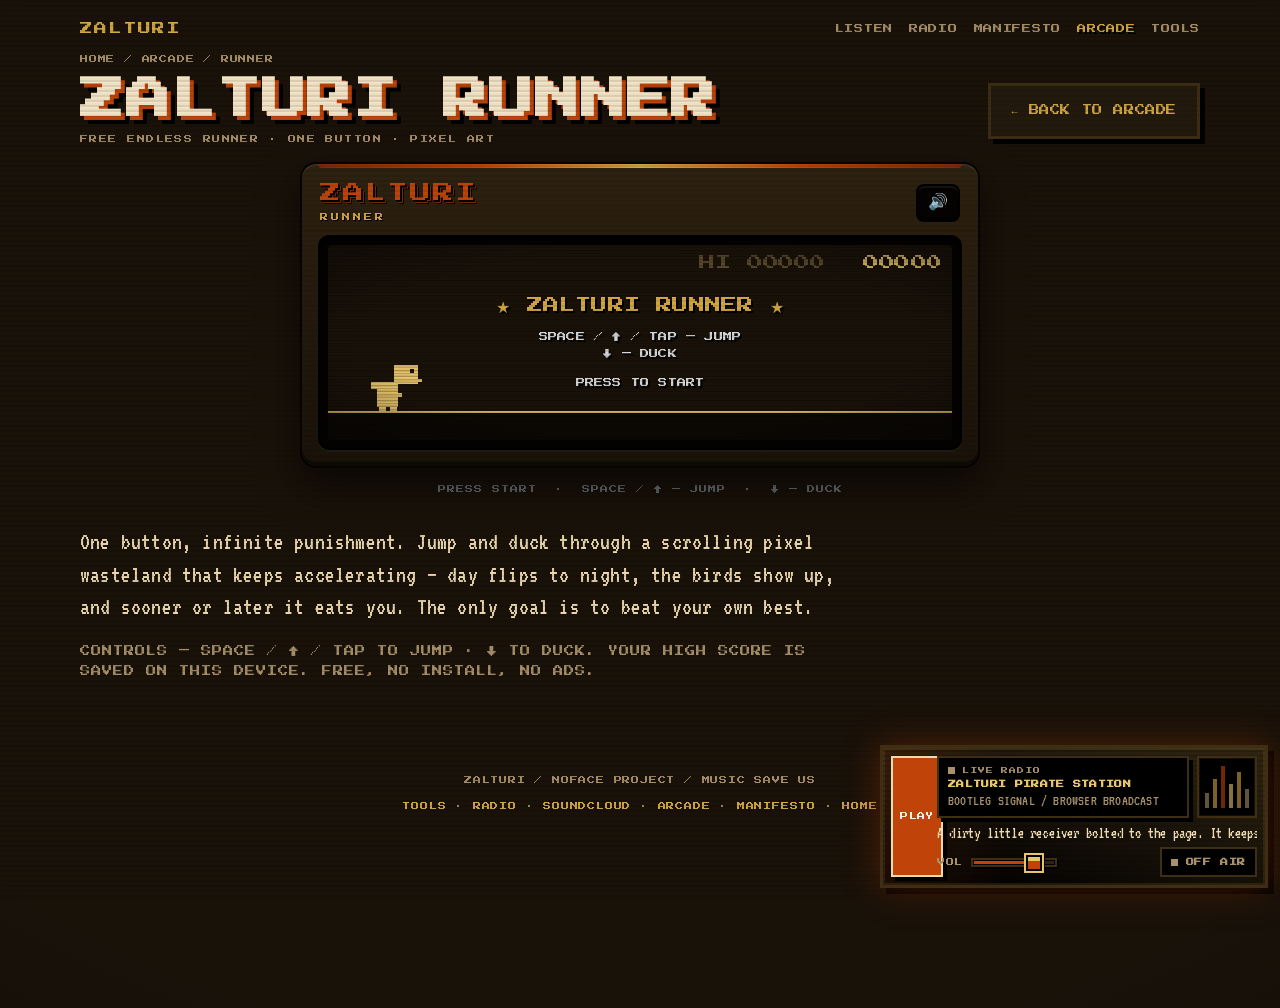
<file: arcade/runner/index.html>
<!DOCTYPE html>
<html lang="en">
<head>
<meta charset="UTF-8">
<meta name="viewport" content="width=device-width, initial-scale=1">

<title>ZALTURI Runner — free endless runner game online | ZALTURI Arcade</title>
<meta name="description" content="Play ZALTURI Runner free in your browser — a one-button endless runner in 8-bit CRT pixel art. Jump and duck through a scrolling wasteland that speeds up until it eats you. No install, no ads.">
<link rel="canonical" href="https://zalturi.com/arcade/runner/">
<meta name="theme-color" content="#1a1209">
<meta name="robots" content="index, follow, max-image-preview:large">

<meta property="og:type" content="website">
<meta property="og:site_name" content="ZALTURI">
<meta property="og:title" content="ZALTURI Runner — free endless runner game">
<meta property="og:description" content="One button, infinite punishment. Jump and duck through a pixel wasteland. Free 8-bit browser game.">
<meta property="og:url" content="https://zalturi.com/arcade/runner/">
<meta property="og:image" content="https://zalturi.com/assets/img/og.png">
<meta property="og:image:width" content="1200">
<meta property="og:image:height" content="630">
<meta property="og:locale" content="en_US">
<meta name="twitter:card" content="summary_large_image">
<meta name="twitter:title" content="ZALTURI Runner — free endless runner game">
<meta name="twitter:description" content="One button, infinite punishment. Free 8-bit browser game.">
<meta name="twitter:image" content="https://zalturi.com/assets/img/og.png">

<link rel="icon" href="/assets/img/favicon.svg" type="image/svg+xml">
<link rel="icon" href="/assets/img/favicon.png" sizes="32x32">
<link rel="apple-touch-icon" href="/assets/img/apple-touch-icon.png">
<link rel="manifest" href="/site.webmanifest">

<link rel="preload" href="/assets/fonts/press-start-2p.woff2" as="font" type="font/woff2" crossorigin>
<link rel="preload" href="/assets/fonts/vt323.woff2" as="font" type="font/woff2" crossorigin>
<link rel="stylesheet" href="/assets/css/base.css?v=20260701r">

<script type="application/ld+json">
{
  "@context": "https://schema.org",
  "@graph": [
    {
      "@type": "BreadcrumbList",
      "itemListElement": [
        { "@type": "ListItem", "position": 1, "name": "Home", "item": "https://zalturi.com/" },
        { "@type": "ListItem", "position": 2, "name": "Arcade", "item": "https://zalturi.com/arcade/" },
        { "@type": "ListItem", "position": 3, "name": "Runner", "item": "https://zalturi.com/arcade/runner/" }
      ]
    },
    {
      "@type": "VideoGame",
      "name": "ZALTURI Runner",
      "url": "https://zalturi.com/arcade/runner/",
      "description": "Free one-button endless runner in 8-bit CRT pixel art. Jump and duck past obstacles in a wasteland that keeps speeding up.",
      "applicationCategory": "Game",
      "genre": "Endless runner",
      "gamePlatform": "Web browser",
      "operatingSystem": "Any",
      "author": { "@type": "MusicGroup", "name": "ZALTURI", "url": "https://zalturi.com/" },
      "offers": { "@type": "Offer", "price": "0", "priceCurrency": "USD" }
    }
  ]
}
</script>

<style>

  :root {
    --metal-1: #2e2210;
    --metal-2: #1a1209;
    --metal-edge: #050302;
    --red: #c0440a;
    --red-dark: #7a2a06;
    --yellow: #d4a843;
    --bezel: #050302;
  }
  * { margin: 0; padding: 0; box-sizing: border-box; }
  .rn-stage {
    display: flex; flex-direction: column; align-items: center;
    font-family: 'Press Start 2P', 'Courier New', monospace;
    user-select: none; -webkit-tap-highlight-color: transparent;
    touch-action: manipulation; color: #e8e8e8;
  }

  .visually-hidden {
    position: absolute; width: 1px; height: 1px;
    overflow: hidden; clip: rect(0 0 0 0); white-space: nowrap;
  }

  /* ---- console body ---- */
  .console {
    width: 680px;
    max-width: 100%;
    background: linear-gradient(180deg, var(--metal-1) 0%, var(--metal-2) 100%);
    border: 2px solid var(--metal-edge);
    border-radius: 16px;
    padding: 16px;
    box-shadow:
      0 18px 40px rgba(0,0,0,.6),
      inset 0 2px 0 rgba(255,255,255,.08),
      inset 0 -4px 0 rgba(0,0,0,.5);
    position: relative;
  }
  /* red accent stripe */
  .console::before {
    content: "";
    position: absolute;
    left: 16px; right: 16px; top: 0;
    height: 4px;
    background: linear-gradient(90deg, var(--red-dark), var(--red), var(--yellow), var(--red), var(--red-dark));
    border-radius: 0 0 4px 4px;
  }

  /* ---- brand bar ---- */
  .brand {
    display: flex;
    align-items: center;
    justify-content: space-between;
    margin-bottom: 12px;
    padding: 0 2px;
  }
  .rn-logo {
    font-size: 20px;
    letter-spacing: 2px;
    color: var(--red);
    text-shadow:
       1px 1px 0 #000,
       2px 2px 0 #000,
       3px 3px 0 var(--red-dark),
       4px 4px 0 #000;
    line-height: 1.3;
  }
  .rn-logo small {
    display: block;
    font-size: 8px;
    letter-spacing: 3px;
    color: var(--yellow);
    text-shadow: 1px 1px 0 #000;
    margin-top: 6px;
  }
  #sound {
    background: var(--metal-edge);
    border: 2px solid #000;
    border-radius: 8px;
    font-size: 16px;
    cursor: pointer;
    color: #fff;
    padding: 8px 10px;
    line-height: 1;
    box-shadow: inset 0 2px 0 rgba(255,255,255,.06), 0 2px 0 #000;
  }
  #sound:active { transform: translateY(1px); }

  /* ---- CRT bezel + screen ---- */
  .bezel {
    background: var(--bezel);
    border-radius: 12px;
    padding: 10px;
    box-shadow:
      inset 0 0 0 2px #000,
      inset 0 6px 16px rgba(0,0,0,.8),
      0 2px 0 rgba(255,255,255,.04);
  }
  #wrap {
    position: relative;
    border-radius: 4px;
    overflow: hidden;
    box-shadow: inset 0 0 24px rgba(0,0,0,.55);
  }
  #rn-root canvas {
    width: 100%;
    height: auto;
    display: block;
    image-rendering: pixelated;
  }
  /* static CRT scanlines + vignette (no animation) */
  .scanlines {
    position: absolute;
    inset: 0;
    pointer-events: none;
    background:
      repeating-linear-gradient(0deg, rgba(0,0,0,.18) 0 1px, transparent 1px 3px),
      radial-gradient(ellipse at center, transparent 60%, rgba(0,0,0,.35) 100%);
    mix-blend-mode: multiply;
  }

  /* ---- overlay ---- */
  #overlay {
    position: absolute;
    inset: 0;
    display: flex;
    flex-direction: column;
    align-items: center;
    justify-content: center;
    color: #fff;
    text-align: center;
    pointer-events: none;
    opacity: 1;
    transition: opacity .35s ease;
    z-index: 2;
    text-shadow: 2px 2px 0 #000;
    padding: 10px;
  }
  #overlay .ovh { font-size: 16px; color: var(--yellow); line-height: 1.4; }
  #overlay .score-big { font-size: 16px; color: #fff; margin-top: 14px; }
  #overlay p { margin-top: 12px; font-size: 9px; line-height: 1.9; color: #d8d8d8; }
  #overlay.hidden { opacity: 0; }

  /* ---- gamepad buttons ---- */
  #touch {
    display: none;
    align-items: center;
    justify-content: space-between;
    margin-top: 14px;
    padding: 0 6px;
  }
  body.touch #touch { display: flex; }
  .pad-label { font-size: 8px; color: #9aa0a6; letter-spacing: 1px; }
  .btns { display: flex; gap: 18px; }
  #touch button {
    width: 74px; height: 74px;
    border-radius: 50%;
    font-family: inherit;
    font-size: 20px;
    color: #fff;
    background: radial-gradient(circle at 38% 32%, #ef5347, var(--red) 45%, var(--red-dark) 100%);
    border: 3px solid #000;
    border-bottom-width: 7px;
    box-shadow: 0 3px 0 #000, inset 0 2px 3px rgba(255,255,255,.3);
    cursor: pointer;
    text-shadow: 1px 1px 0 #000;
  }
  #touch button:active { transform: translateY(3px); border-bottom-width: 4px; box-shadow: 0 1px 0 #000; }
  #touch button small { display:block; font-size: 7px; margin-top: 4px; color: var(--yellow); }

  /* ---- footer hint ---- */
  .hint {
    margin-top: 14px;
    font-size: 8px;
    line-height: 1.8;
    color: #6f757b;
    text-align: center;
    letter-spacing: 1px;
  }

  @media (max-width: 480px) {
    .rn-logo { font-size: 15px; }
    #touch button { width: 64px; height: 64px; font-size: 17px; }
  }
  /* keep the GAME OVER / READY overlay inside the short mobile screen */
  @media (max-width: 560px) {
    #overlay { padding: 4px; }
    #overlay .ovh { font-size: 11px; line-height: 1.25; }
    #overlay .score-big { font-size: 11px; margin-top: 6px; }
    #overlay p { font-size: 7px; line-height: 1.5; margin-top: 5px; }
  }

</style>
</head>

<body class="crt">
<a class="skip-link" href="#main">Skip to content</a>

<header class="wrap nav">
  <a class="logo" href="/">ZALTURI</a>
  <nav class="menu" aria-label="Primary">
    <a href="/#listen">Listen</a>
    <a href="#zalturi-radio" data-radio-open>Radio</a>
    <a href="/about/">Manifesto</a>
    <a href="/arcade/" aria-current="page">Arcade</a>
    <a href="/tools/">Tools</a>
  </nav>
</header>

<main id="main">
  <nav class="wrap crumb" aria-label="Breadcrumb"><a href="/">Home</a> / <a href="/arcade/">Arcade</a> / Runner</nav>
  <div class="wrap game-wrap">
    <div class="game-head">
      <div>
        <h1 class="h-title" style="font-size:clamp(24px,5vw,44px)">ZALTURI Runner</h1>
        <p class="eyebrow" style="margin-top:10px">free endless runner · one button · pixel art</p>
      </div>
      <a class="btn btn-ghost" href="/arcade/">← Back to arcade</a>
    </div>

    <div id="rn-root">
      <div class="rn-stage">
<div class="console">
    <div class="brand">
      <div class="rn-logo">ZALTURI<small>RUNNER</small></div>
      <button id="sound" title="Sound on/off" aria-label="Toggle sound">🔊</button>
    </div>

    <div class="bezel">
      <div id="wrap">
        <canvas id="game" width="640" height="200" role="img"
                aria-label="Game field: the runner jumps and ducks past obstacles"></canvas>
        <div class="scanlines"></div>
        <div id="overlay">
          <div class="ovh">★ ZALTURI RUNNER ★</div>
          <p>SPACE / ↑ / TAP — JUMP<br>↓ — DUCK</p>
          <p>PRESS TO START</p>
        </div>
      </div>
    </div>

    <div id="touch">
      <div class="pad-label">D&nbsp;PAD</div>
      <div class="btns">
        <button id="btnDuck" aria-label="Duck">↓<small>DOWN</small></button>
        <button id="btnJump" aria-label="Jump">↑<small>JUMP</small></button>
      </div>
    </div>
  </div>

  <p class="hint">PRESS START &nbsp;·&nbsp; SPACE / ↑ — JUMP &nbsp;·&nbsp; ↓ — DUCK</p>
      </div>
    </div>

    <div class="prose" style="margin-top:30px">
      <p>One button, infinite punishment. Jump and duck through a scrolling pixel wasteland that keeps accelerating — day flips to night, the birds show up, and sooner or later it eats you. The only goal is to beat your own best.</p>
      <p class="eyebrow">Controls — space / ↑ / tap to jump · ↓ to duck. Your high score is saved on this device. Free, no install, no ads.</p>
    </div>
  </div>
</main>

<footer class="wrap footer">
  ZALTURI / noface project / music save us
  <div class="row">
    <a href="/tools/">Tools</a> ·
    <a href="#zalturi-radio" data-radio-open>Radio</a> ·
    <a href="https://soundcloud.com/zalturi" target="_blank" rel="noopener">SoundCloud</a> ·
    <a href="/arcade/">Arcade</a> ·
    <a href="/about/">Manifesto</a> ·
    <a href="/">Home</a>
  </div>
</footer>

<script>
(function(){

const canvas = document.getElementById('game');
const ctx = canvas.getContext('2d');
const overlay = document.getElementById('overlay');
const soundBtn = document.getElementById('sound');

const W = canvas.width, H = canvas.height;
const GROUND_Y = H - 30;
const GRAVITY = 0.6;

// Contra/NES jungle palette — day (NES blue sky) / night (dark jungle)
const THEMES = {
  day:   { bg: '#1a1209', fg: '#e8c56a', dim: '#5a4a2a', cloud: '#2e2210', ground: '#0c0804', far: '#3d2e14' },
  night: { bg: '#0a0703', fg: '#d4a843', dim: '#3d2e14', cloud: '#1a1209', ground: '#050302', far: '#241a0c' }
};
const START_LIVES = 3;
let night = false;
function theme() { return night ? THEMES.night : THEMES.day; }

let best = +localStorage.getItem('dinoBest') || 0;
let muted = localStorage.getItem('dinoMuted') === '1';
soundBtn.textContent = muted ? '🔇' : '🔊';

const dino = { x: 50, y: GROUND_Y, w: 44, h: 47, vy: 0, onGround: true, ducking: false };

let obstacles = [], clouds = [];
let speed, score, spawnTimer, cloudTimer, legFrame;
let running = false, gameOver = false;
let lastThemeScore = 0;
let deathFlash = 0;
let paused = false;
let lives, invincible, bgScroll;

/* ---------- audio ---------- */
let actx = null;
function ensureAudio() {
  if (!actx) { try { actx = new (window.AudioContext || window.webkitAudioContext)(); } catch(e){} }
}
function beep(freq, dur, type = 'square', vol = 0.05) {
  if (muted || !actx) return;
  const o = actx.createOscillator(), g = actx.createGain();
  o.type = type; o.frequency.value = freq;
  g.gain.value = vol;
  o.connect(g); g.connect(actx.destination);
  const t = actx.currentTime;
  o.start(t);
  g.gain.exponentialRampToValueAtTime(0.0001, t + dur);
  o.stop(t + dur);
}
const sJump  = () => beep(660, 0.12, 'square', 0.04);
const sPoint = () => beep(880, 0.08, 'sine', 0.05);
const sHit   = () => { beep(330, 0.12, 'square', 0.06); setTimeout(() => beep(220, 0.12, 'square', 0.05), 70); };
const sDie   = () => { beep(200, 0.3, 'sawtooth', 0.06); setTimeout(() => beep(120, 0.4, 'sawtooth', 0.06), 90); };

soundBtn.addEventListener('click', () => {
  muted = !muted;
  localStorage.setItem('dinoMuted', muted ? '1' : '0');
  soundBtn.textContent = muted ? '🔇' : '🔊';
  if (!muted) { ensureAudio(); sPoint(); }
});

/* ---------- game ---------- */
function reset() {
  obstacles = []; clouds = [];
  speed = 6; score = 0; spawnTimer = 0; cloudTimer = 80;
  legFrame = 0; lastThemeScore = 0; deathFlash = 0;
  lives = START_LIVES; invincible = 0; bgScroll = 0;
  night = false;
  dino.y = GROUND_Y; dino.vy = 0; dino.onGround = true; dino.ducking = false;
  gameOver = false;
}

function start() {
  if (running) return;
  ensureAudio();
  if (actx && actx.state === 'suspended') actx.resume();
  reset();
  running = true;
  overlay.classList.add('hidden');
  loop();
}

function jump() {
  if (dino.onGround) { dino.vy = -11; dino.onGround = false; sJump(); }
}

function spawnObstacle() {
  const isBird = score > 400 && Math.random() < 0.25;
  if (isBird) {
    const heights = [GROUND_Y - 50, GROUND_Y - 25, GROUND_Y - 5];
    obstacles.push({ type: 'bird', x: W + 20, y: heights[Math.floor(Math.random()*heights.length)], w: 38, h: 26 });
  } else {
    const sizes = [{ w: 17, h: 35 }, { w: 25, h: 50 }, { w: 45, h: 35 }];
    const s = sizes[Math.floor(Math.random()*sizes.length)];
    obstacles.push({ type: 'cactus', x: W + 20, y: GROUND_Y, w: s.w, h: s.h });
  }
}

function rectsOverlap(a, b) {
  return a.x < b.x + b.w && a.x + a.w > b.x && a.y - a.h < b.y && a.y > b.y - b.h;
}

function update() {
  const prevScore = Math.floor(score);
  score += 0.15 * (speed / 6);
  speed += 0.0015;

  if (Math.floor(score / 100) > Math.floor(prevScore / 100) && prevScore > 0) sPoint();

  if (Math.floor(score) - lastThemeScore >= 700) {
    lastThemeScore = Math.floor(score);
    night = !night;
  }

  bgScroll += speed * 0.3;
  if (invincible > 0) invincible--;

  dino.vy += GRAVITY;
  dino.y += dino.vy;
  if (dino.y >= GROUND_Y) { dino.y = GROUND_Y; dino.vy = 0; dino.onGround = true; }

  spawnTimer--;
  if (spawnTimer <= 0) {
    spawnObstacle();
    spawnTimer = Math.max(45, 110 - score * 0.02) + Math.random() * 50;
  }
  cloudTimer--;
  if (cloudTimer <= 0) { clouds.push({ x: W + 20, y: 20 + Math.random()*70 }); cloudTimer = 120 + Math.random()*200; }

  obstacles.forEach(o => o.x -= speed);
  clouds.forEach(c => c.x -= speed * 0.4);
  obstacles = obstacles.filter(o => o.x + o.w > -10);
  clouds = clouds.filter(c => c.x > -60);

  const box = {
    x: dino.x + 4,
    y: dino.y,
    w: (dino.ducking ? 56 : dino.w) - 8,
    h: dino.ducking ? 26 : dino.h
  };
  if (invincible <= 0) {
    for (const o of obstacles) {
      if (rectsOverlap(box, o)) {
        lives--;
        if (lives <= 0) { endGame(); return; }
        invincible = 90;   // ~1.5s of blinking grace
        deathFlash = 8;
        sHit();
        break;
      }
    }
  }
  legFrame = (legFrame + 1) % 12;
}

function endGame() {
  running = false;
  gameOver = true;
  deathFlash = 8;
  sDie();
  if (Math.floor(score) > best) {
    best = Math.floor(score);
    localStorage.setItem('dinoBest', best);
  }
  let frames = 0;
  (function flash() {
    draw();
    frames++;
    if (frames < 18) requestAnimationFrame(flash);
    else showOverlay();
  })();
}

function showOverlay() {
  overlay.innerHTML =
    '<div class="ovh">GAME OVER</div>' +
    '<div class="score-big">SCORE ' + Math.floor(score) + '</div>' +
    '<p>HI-SCORE ' + best + '</p>' +
    '<p>PRESS TO PLAY AGAIN</p>';
  overlay.classList.remove('hidden');
}

function draw() {
  const t = theme();
  ctx.fillStyle = t.bg;
  ctx.fillRect(0, 0, W, H);

  // parallax jungle silhouettes (behind everything)
  drawTrees(t);

  // ground band (jungle dirt)
  ctx.fillStyle = t.ground;
  ctx.fillRect(0, GROUND_Y + 2, W, H - GROUND_Y);
  ctx.strokeStyle = t.fg;
  ctx.lineWidth = 2;
  ctx.beginPath();
  ctx.moveTo(0, GROUND_Y + 1); ctx.lineTo(W, GROUND_Y + 1); ctx.stroke();

  // clouds
  ctx.fillStyle = t.cloud;
  clouds.forEach(c => {
    ctx.beginPath();
    ctx.ellipse(c.x, c.y, 22, 9, 0, 0, Math.PI*2);
    ctx.ellipse(c.x + 14, c.y - 4, 14, 8, 0, 0, Math.PI*2);
    ctx.fill();
  });

  // dino — blink while invincible after a hit
  const blinkHidden = invincible > 0 && Math.floor(invincible / 5) % 2 === 0;
  const dinoColor = (deathFlash > 0 && Math.floor(deathFlash) % 2 === 0) ? '#e0520d' : t.fg;
  ctx.fillStyle = dinoColor;
  if (blinkHidden) {
    // skip drawing this frame
  } else if (dino.ducking && dino.onGround) {
    ctx.fillRect(dino.x, dino.y - 24, 50, 22);
    ctx.fillRect(dino.x + 40, dino.y - 30, 16, 14);
    ctx.fillStyle = t.bg;
    ctx.fillRect(dino.x + 50, dino.y - 27, 3, 3);
  } else {
    const x = dino.x, y = dino.y;
    ctx.fillRect(x - 6, y - 30, 10, 8);
    ctx.fillRect(x, y - 30, 22, 26);
    ctx.fillRect(x + 18, y - 47, 24, 20);
    ctx.fillRect(x + 40, y - 33, 6, 4);
    ctx.fillStyle = t.bg;
    ctx.fillRect(x + 34, y - 43, 4, 4);
    ctx.fillStyle = dinoColor;
    if (dino.onGround) {
      if (legFrame < 6) { ctx.fillRect(x+2,y-6,7,6); ctx.fillRect(x+14,y-4,7,4); }
      else { ctx.fillRect(x+2,y-4,7,4); ctx.fillRect(x+14,y-6,7,6); }
    } else {
      ctx.fillRect(x+2,y-6,7,6); ctx.fillRect(x+14,y-6,7,6);
    }
    ctx.fillRect(x + 20, y - 18, 6, 4);
  }
  if (deathFlash > 0) deathFlash -= 0.5;

  // obstacles
  obstacles.forEach(o => {
    ctx.fillStyle = t.fg;
    if (o.type === 'cactus') {
      ctx.fillRect(o.x + o.w/2 - 4, o.y - o.h, 8, o.h);
      ctx.fillRect(o.x, o.y - o.h*0.6, 6, 4);
      ctx.fillRect(o.x, o.y - o.h*0.6, 4, o.h*0.4);
      ctx.fillRect(o.x + o.w - 6, o.y - o.h*0.7, 6, 4);
      ctx.fillRect(o.x + o.w - 4, o.y - o.h*0.7, 4, o.h*0.5);
    } else {
      const flapUp = Math.floor(Date.now()/200) % 2 === 0;
      const by = o.y - o.h;
      ctx.fillRect(o.x + 8, by + 8, 24, 6);
      ctx.fillRect(o.x + 28, by + 6, 8, 5);
      if (flapUp) ctx.fillRect(o.x, by, 18, 6);
      else ctx.fillRect(o.x, by + 14, 18, 6);
    }
  });

  // HUD score: HI dimmed, current bright (NES style)
  ctx.font = '16px "Press Start 2P", "Courier New", monospace';
  ctx.textBaseline = 'top';
  ctx.textAlign = 'right';
  const cur = String(Math.floor(score||0)).padStart(5, '0');
  ctx.fillStyle = t.fg;
  ctx.fillText(cur, W - 10, 10);
  const curW = ctx.measureText(cur).width;
  ctx.fillStyle = t.dim;
  ctx.fillText('HI ' + String(best).padStart(5, '0') + '  ', W - 16 - curW, 10);
  ctx.textAlign = 'left';

  // lives (Contra-style mini dino heads, top-left)
  drawLives(t);
}

// distant palm/jungle silhouettes scrolling slower than the ground
function drawPalm(x, baseY) {
  const top = baseY - 56;
  ctx.fillRect(x - 3, top, 6, 56);                 // trunk
  ctx.fillRect(x - 18, top - 2, 18, 5);            // fronds
  ctx.fillRect(x, top - 2, 18, 5);
  ctx.fillRect(x - 13, top - 9, 13, 5);
  ctx.fillRect(x, top - 9, 13, 5);
  ctx.fillRect(x - 6, top - 14, 12, 6);            // crown
}
function drawTrees(t) {
  ctx.fillStyle = t.far;
  const spacing = 175;
  const off = bgScroll % spacing;
  for (let i = -1; i * spacing < W + spacing; i++) {
    drawPalm(i * spacing - off + 60, GROUND_Y + 4);
  }
}
function drawLives(t) {
  for (let i = 0; i < lives; i++) {
    const x = 12 + i * 22, y = 12;
    ctx.fillStyle = t.fg;
    ctx.fillRect(x, y, 14, 11);       // head
    ctx.fillRect(x + 12, y + 3, 4, 3); // snout
    ctx.fillStyle = t.bg;
    ctx.fillRect(x + 9, y + 2, 3, 3);  // eye
  }
}

function loop() {
  if (running) { update(); if (!running) return; draw(); requestAnimationFrame(loop); }
}

/* ---------- input ---------- */
function pressJump() {
  if (paused) { paused = false; running = true; overlay.classList.add('hidden'); loop(); return; }
  if (!running) { start(); return; }
  jump();
}
function duckOn()  { dino.ducking = true; if (running && !dino.onGround) dino.vy += 3; }
function duckOff() { dino.ducking = false; }

document.addEventListener('keydown', e => {
  if (e.code === 'Space' || e.code === 'ArrowUp') { e.preventDefault(); pressJump(); }
  else if (e.code === 'ArrowDown') { e.preventDefault(); duckOn(); }
});
document.addEventListener('keyup', e => { if (e.code === 'ArrowDown') duckOff(); });

canvas.addEventListener('pointerdown', e => { e.preventDefault(); pressJump(); });

const btnJump = document.getElementById('btnJump');
const btnDuck = document.getElementById('btnDuck');
btnJump.addEventListener('pointerdown', e => { e.preventDefault(); pressJump(); });
btnDuck.addEventListener('pointerdown', e => { e.preventDefault(); duckOn(); });
btnDuck.addEventListener('pointerup',   e => { e.preventDefault(); duckOff(); });
btnDuck.addEventListener('pointerleave', duckOff);
btnDuck.addEventListener('pointercancel', duckOff);

if ('ontouchstart' in window || navigator.maxTouchPoints > 0) {
  document.body.classList.add('touch');
}

// pause when tab hidden
document.addEventListener('visibilitychange', () => {
  if (document.hidden && running) {
    running = false;
    paused = true;
    overlay.innerHTML = '<div class="ovh">PAUSE</div><p>COME BACK &amp; TAP<br>TO RESUME</p>';
    overlay.classList.remove('hidden');
  }
});

draw();

})();
</script>
<script src="/assets/js/radio.js?v=20260701r"></script>
</body>
</html>
</file>
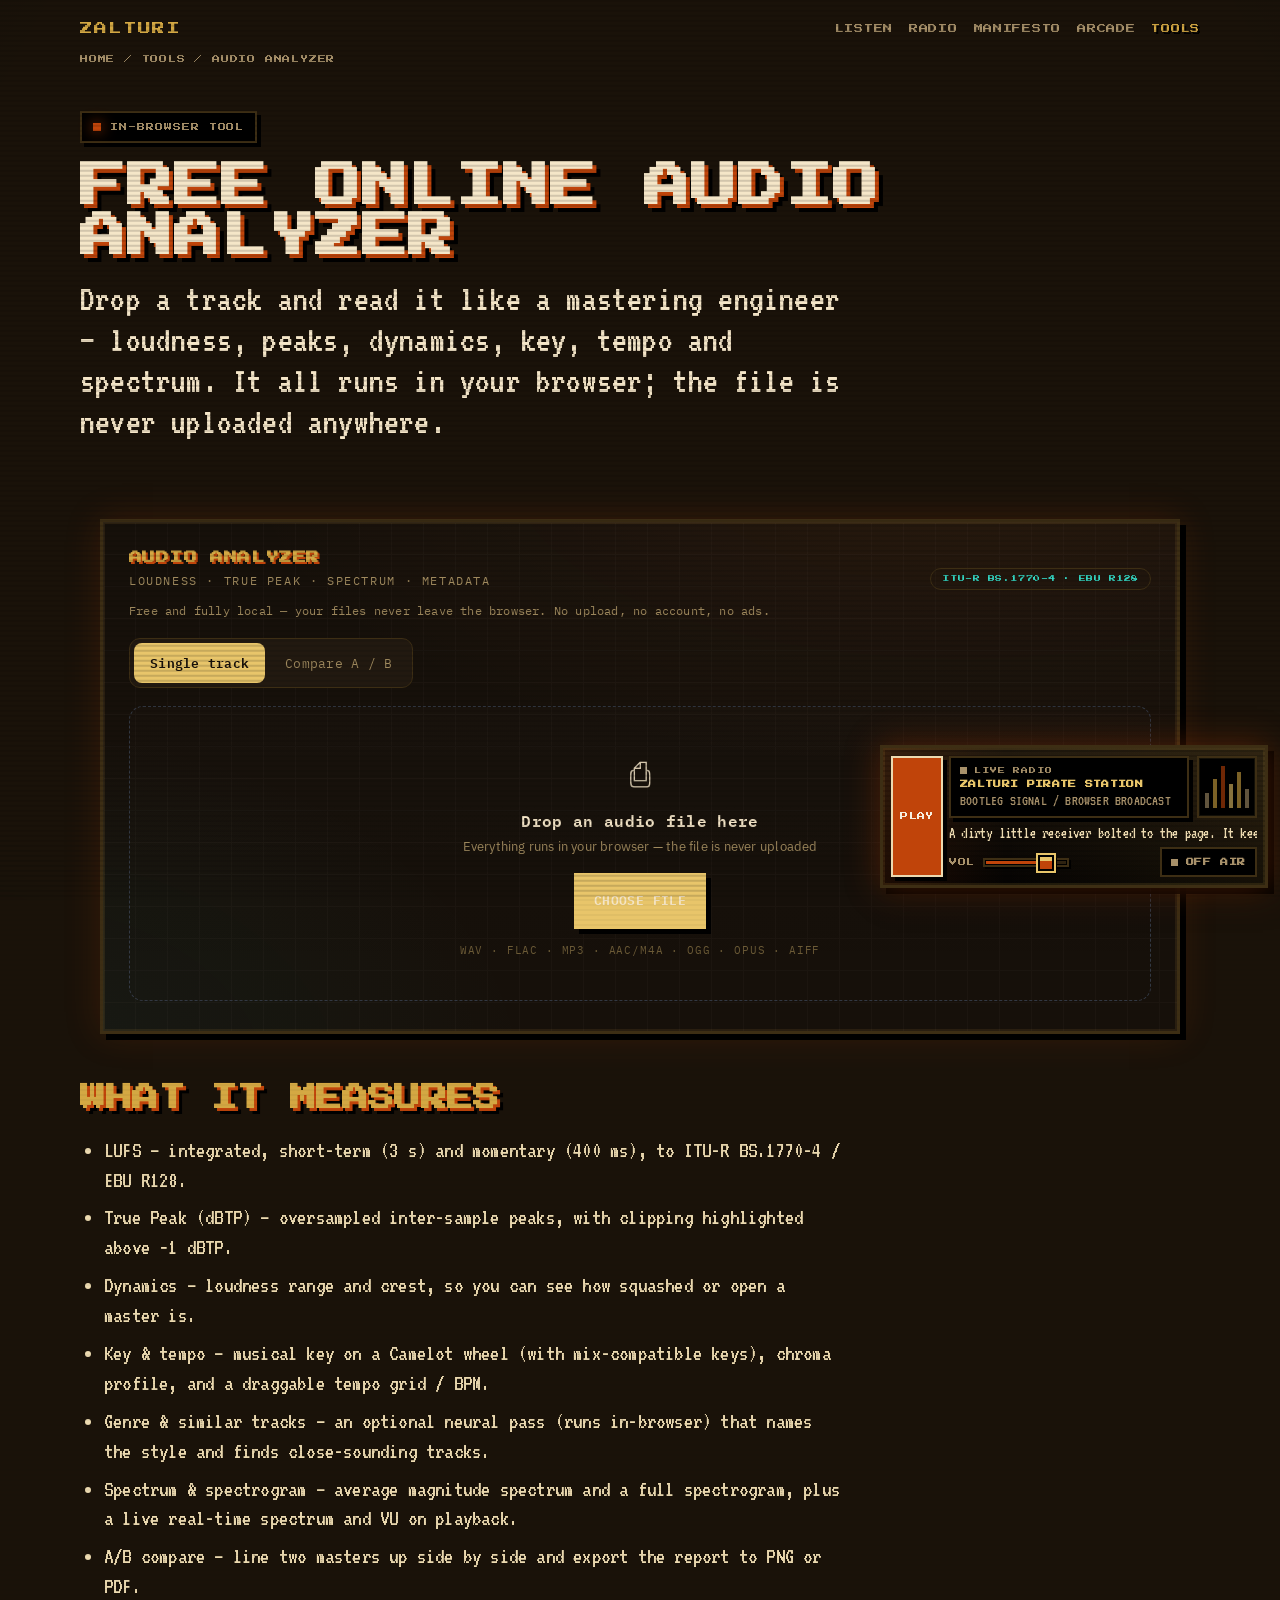
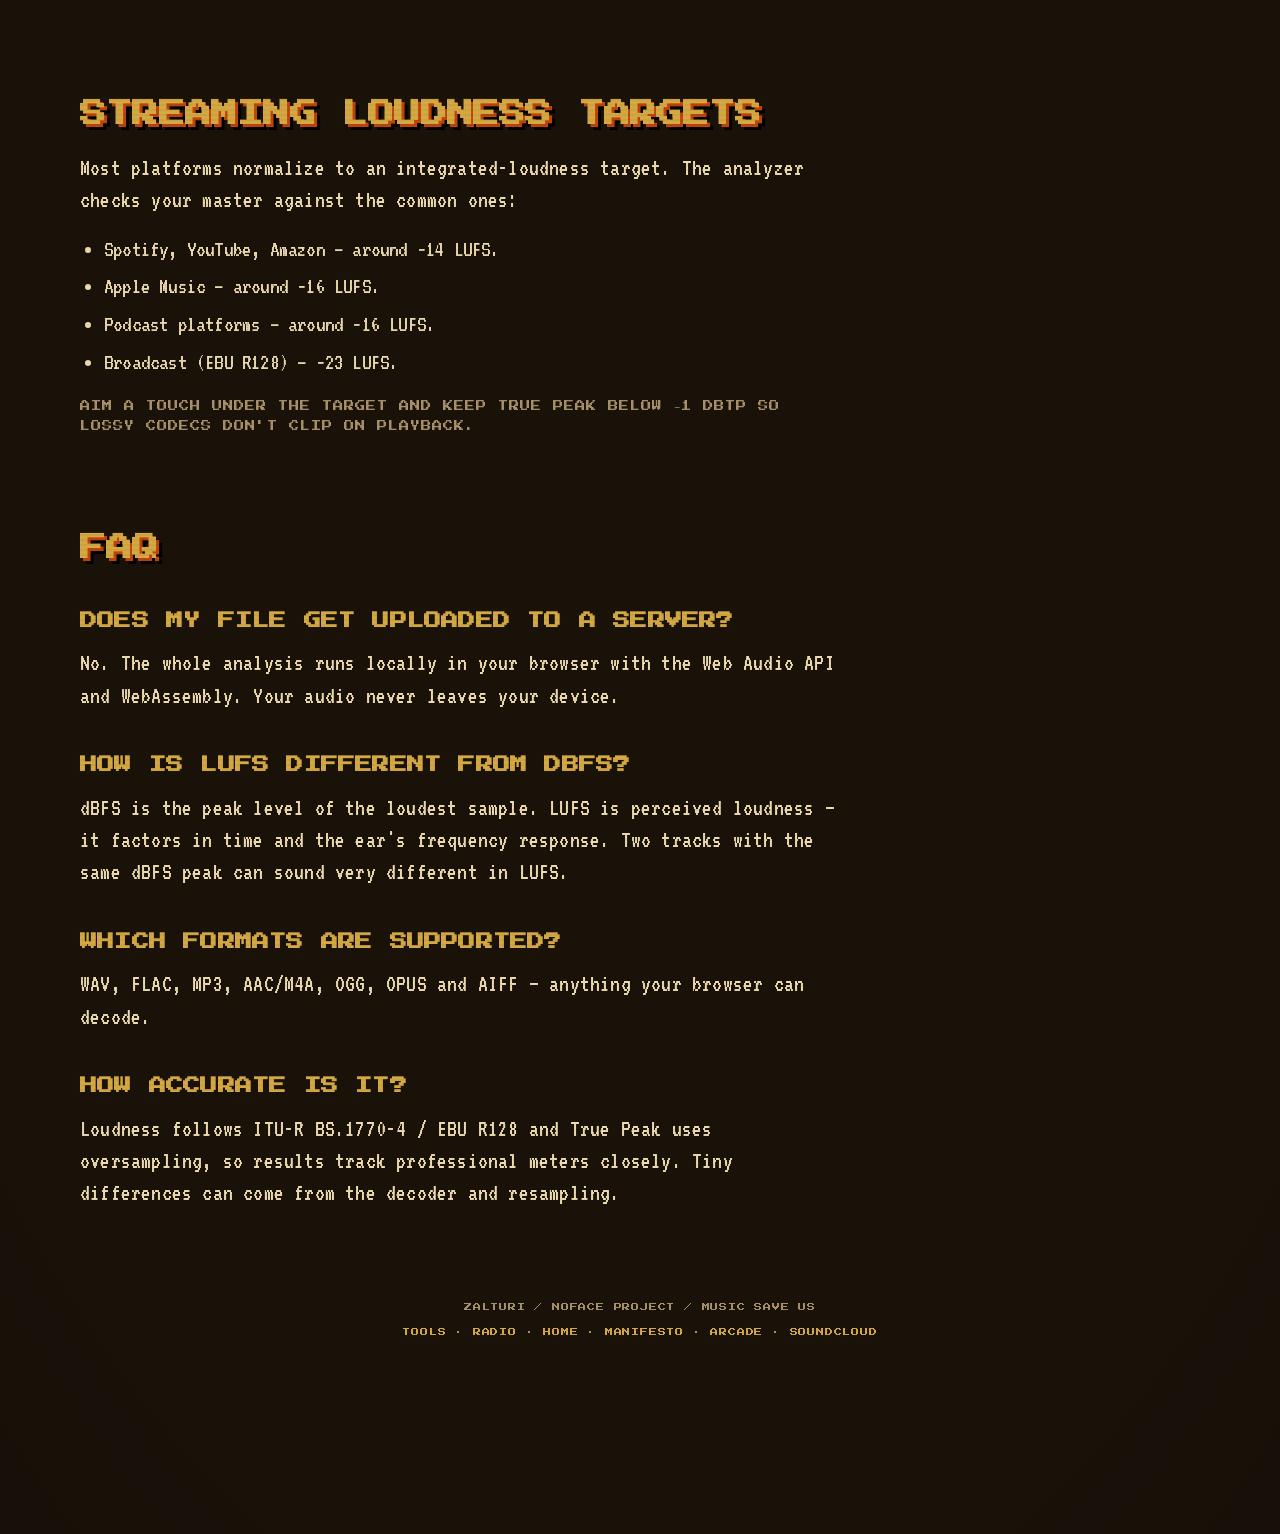
<file: tools/analyzer/index.html>
<!DOCTYPE html>
<html lang="en">
<head>
<meta charset="UTF-8">
<meta name="viewport" content="width=device-width, initial-scale=1">

<title>Free Online Audio Analyzer — LUFS, True Peak, Key &amp; Spectrum | ZALTURI</title>
<meta name="description" content="Analyze any track in your browser — integrated / short-term / momentary LUFS, True Peak (dBTP), dynamic range, musical key (Camelot), tempo, waveform, spectrum and spectrogram. Nothing is uploaded; everything runs locally. Free.">
<link rel="canonical" href="https://zalturi.com/tools/analyzer/">
<meta name="theme-color" content="#1a1209">
<meta name="robots" content="index, follow, max-image-preview:large">
<meta name="keywords" content="audio analyzer, LUFS meter online, true peak, dBTP, loudness, dynamic range, key detection, camelot wheel, BPM, spectrum, spectrogram, mastering, free, in browser">

<meta property="og:type" content="website">
<meta property="og:site_name" content="ZALTURI">
<meta property="og:title" content="Free Online Audio Analyzer — LUFS, True Peak, Key &amp; Spectrum">
<meta property="og:description" content="Drop a track and get LUFS, True Peak, dynamics, key, tempo, spectrum and spectrogram — 100% in your browser, nothing uploaded.">
<meta property="og:url" content="https://zalturi.com/tools/analyzer/">
<meta property="og:image" content="https://zalturi.com/assets/img/og.png">
<meta property="og:image:width" content="1200">
<meta property="og:image:height" content="630">
<meta property="og:locale" content="en_US">
<meta name="twitter:card" content="summary_large_image">
<meta name="twitter:title" content="Free Online Audio Analyzer — LUFS, True Peak, Key &amp; Spectrum">
<meta name="twitter:description" content="LUFS, True Peak, key, tempo, spectrum &amp; spectrogram — free, in your browser, nothing uploaded.">
<meta name="twitter:image" content="https://zalturi.com/assets/img/og.png">

<link rel="icon" href="/assets/img/favicon.svg" type="image/svg+xml">
<link rel="icon" href="/assets/img/favicon.png" sizes="32x32">
<link rel="apple-touch-icon" href="/assets/img/apple-touch-icon.png">
<link rel="manifest" href="/site.webmanifest">

<link rel="preload" href="/assets/fonts/press-start-2p.woff2" as="font" type="font/woff2" crossorigin>
<link rel="preload" href="/assets/fonts/vt323.woff2" as="font" type="font/woff2" crossorigin>
<link rel="stylesheet" href="/assets/css/base.css?v=20260701r">

<script type="application/ld+json">
{
  "@context": "https://schema.org",
  "@graph": [
    {
      "@type": "BreadcrumbList",
      "itemListElement": [
        { "@type": "ListItem", "position": 1, "name": "Home", "item": "https://zalturi.com/" },
        { "@type": "ListItem", "position": 2, "name": "Tools", "item": "https://zalturi.com/tools/analyzer/" },
        { "@type": "ListItem", "position": 3, "name": "Audio analyzer", "item": "https://zalturi.com/tools/analyzer/" }
      ]
    },
    {
      "@type": "SoftwareApplication",
      "name": "ZALTURI Audio Analyzer",
      "url": "https://zalturi.com/tools/analyzer/",
      "applicationCategory": "MultimediaApplication",
      "operatingSystem": "Any (web browser)",
      "description": "In-browser audio analyzer: LUFS (integrated, short-term, momentary), True Peak (dBTP), dynamic range, musical key with Camelot wheel, tempo, genre, waveform, spectrum and spectrogram. Files are never uploaded.",
      "offers": { "@type": "Offer", "price": "0", "priceCurrency": "USD" },
      "featureList": ["Integrated / short-term / momentary LUFS", "True Peak (dBTP) with clipping detection", "Dynamic range", "Key detection and Camelot wheel", "Tempo grid / BPM", "Average spectrum and spectrogram", "A/B track comparison", "PNG / PDF report"]
    },
    {
      "@type": "FAQPage",
      "mainEntity": [
        { "@type": "Question", "name": "Does my file get uploaded to a server?", "acceptedAnswer": { "@type": "Answer", "text": "No. The whole analysis runs locally in your browser with the Web Audio API and WebAssembly. Your audio file never leaves your device." } },
        { "@type": "Question", "name": "How is LUFS different from dBFS?", "acceptedAnswer": { "@type": "Answer", "text": "dBFS is the peak level of the loudest sample. LUFS is perceived loudness — it accounts for time and the frequency sensitivity of human hearing. Two tracks with the same dBFS peak can sound noticeably different in LUFS." } },
        { "@type": "Question", "name": "Which formats are supported?", "acceptedAnswer": { "@type": "Answer", "text": "WAV, FLAC, MP3, AAC/M4A, OGG, OPUS and AIFF — anything your browser can decode." } },
        { "@type": "Question", "name": "How accurate are the measurements?", "acceptedAnswer": { "@type": "Answer", "text": "Loudness follows ITU-R BS.1770-4 / EBU R128. True Peak uses oversampling. Results match professional meters closely; tiny differences can come from decoder and resampling." } }
      ]
    }
  ]
}
</script>

<style>
  /* ---- zalturi flavour over the analyzer chrome (engine draws the graphs) ---- */
  #fiollo-audio-analyzer {
    border: 3px solid var(--z-border) !important;
    box-shadow: 6px 6px 0 #000, 0 0 0 2px rgba(212,168,67,0.1) inset, 0 0 34px rgba(192,68,10,0.18) !important;
    border-radius: 0 !important;
  }
  #fiollo-audio-analyzer .faa-title {
    font-family: var(--font-pixel) !important;
    font-size: 13px !important; line-height: 1.5 !important; letter-spacing: 0.03em !important;
    color: var(--z-gold) !important; text-shadow: 2px 2px 0 var(--z-rust) !important;
  }
  #fiollo-audio-analyzer .faa-sec-h {
    font-family: var(--font-pixel) !important;
    font-size: 10px !important; letter-spacing: 0.05em !important; color: var(--z-amber) !important; text-transform: uppercase;
  }
  #fiollo-audio-analyzer .faa-badge { font-family: var(--font-pixel) !important; font-size: 7px !important; letter-spacing: 0.08em; }
  #fiollo-audio-analyzer .btn,
  #fiollo-audio-analyzer .faa-mlbtn,
  #fiollo-audio-analyzer .faa-btn2 { border-radius: 0 !important; }
</style>
</head>

<body class="crt">
<a class="skip-link" href="#main">Skip to content</a>

<header class="wrap nav">
  <a class="logo" href="/">ZALTURI</a>
  <nav class="menu" aria-label="Primary">
    <a href="/#listen">Listen</a>
    <a href="#zalturi-radio" data-radio-open>Radio</a>
    <a href="/about/">Manifesto</a>
    <a href="/arcade/">Arcade</a>
    <a href="/tools/" aria-current="page">Tools</a>
  </nav>
</header>

<main id="main">
  <nav class="wrap crumb" aria-label="Breadcrumb"><a href="/">Home</a> / Tools / Audio analyzer</nav>

  <section class="wrap section" aria-labelledby="an-h">
    <p class="kicker"><span class="blip" aria-hidden="true"></span> in-browser tool</p>
    <h1 class="h-title" style="font-size:clamp(24px,5vw,46px)" id="an-h">Free online audio analyzer</h1>
    <p class="prose lead" style="margin-top:16px">Drop a track and read it like a mastering engineer — loudness, peaks, dynamics, key, tempo and spectrum. It all runs in your browser; the file is never uploaded anywhere.</p>
  </section>

  <section class="wrap" style="padding-bottom:8px">
                        <div id="fiollo-audio-analyzer" data-similar-db="/tools/analyzer/cdn/similar/">
                            <style>
                            @import url('https://fonts.googleapis.com/css2?family=IBM+Plex+Mono:wght@400;500;600;700&family=IBM+Plex+Sans:wght@400;500;600&display=swap');
                            #fiollo-audio-analyzer {
                                --bg: #16100a;
                                --panel: #221910;
                                --panel-2: #2e2210;
                                --line: #3d2e14;
                                --txt: #f5e6c8;
                                --dim: #a08a5e;
                                --faint: #6b5a36;
                                --amber: #e8c56a;
                                --amber-soft: #e0520d;
                                --teal: #34d8c4;
                                --green: #5ce08a;
                                --red: #ff5a6a;
                                --violet: #b18cff;
                                --blue: #5aa9ff;
                                --mono: 'IBM Plex Mono', ui-monospace, Menlo, Consolas, monospace;
                                --sans: 'IBM Plex Sans', system-ui, sans-serif;
                                position: relative;
                                color: var(--txt);
                                font-family: var(--sans);
                                background: radial-gradient(1200px 500px at 80% -10%, rgba(255, 138, 61, .08), transparent 60%), radial-gradient(900px 600px at -10% 110%, rgba(52, 216, 196, .06), transparent 60%), var(--bg);
                                border: 1px solid var(--line);
                                border-radius: 18px;
                                overflow: hidden;
                                max-width: 1080px;
                                margin: 0 auto;
                                line-height:1.45
                            }

                            #fiollo-audio-analyzer * {
                                box-sizing:border-box
                            }

                            #fiollo-audio-analyzer::before {
                                content: "";
                                position: absolute;
                                inset: 0;
                                pointer-events: none;
                                opacity: .025;
                                z-index: 0;
                                background-image: linear-gradient(var(--txt) 1px, transparent 1px), linear-gradient(90deg, var(--txt) 1px, transparent 1px);
                                background-size:32px 32px
                            }

                            .faa-wrap {
                                position: relative;
                                z-index: 1;
                                padding:26px 26px 30px
                            }

                            .faa-head {
                                display: flex;
                                align-items: flex-end;
                                justify-content: space-between;
                                gap: 16px;
                                flex-wrap: wrap;
                                margin-bottom:18px
                            }

                            .faa-title {
                                font-family: var(--mono);
                                font-weight: 700;
                                font-size: 21px;
                                letter-spacing: .06em;
                                margin:0
                            }

                            .faa-title b {
                                color:var(--amber)
                            }

                            .faa-sub {
                                font-family: var(--mono);
                                font-size: 11.5px;
                                color: var(--dim);
                                letter-spacing: .14em;
                                text-transform: uppercase;
                                margin-top:6px
                            }

                            .faa-badge {
                                font-family: var(--mono);
                                font-size: 10.5px;
                                color: var(--teal);
                                border: 1px solid var(--line);
                                border-radius: 999px;
                                padding: 5px 11px;
                                letter-spacing: .1em;
                                white-space:nowrap
                            }

                            .faa-mode {
                                display: inline-flex;
                                gap: 4px;
                                background: var(--panel);
                                border: 1px solid var(--line);
                                border-radius: 11px;
                                padding: 4px;
                                margin-bottom:18px
                            }

                            .faa-mode button {
                                font-family: var(--mono);
                                font-size: 12.5px;
                                color: var(--dim);
                                background: transparent;
                                border: none;
                                border-radius: 8px;
                                padding: 9px 16px;
                                cursor: pointer;
                                letter-spacing: .02em;
                                transition:.15s
                            }

                            .faa-mode button.on {
                                background: var(--amber);
                                color: var(--bg);
                                font-weight:600
                            }

                            .faa-drop {
                                border: 1.5px dashed #343a45;
                                border-radius: 14px;
                                padding: 42px 24px;
                                text-align: center;
                                background: linear-gradient(180deg, rgba(255, 255, 255, .012), transparent);
                                cursor: pointer;
                                transition: .18s border-color, .18s background;
                                position:relative
                            }

                            .faa-drop:hover {
                                border-color: var(--amber-soft);
                                background:rgba(255, 138, 61, .04)
                            }

                            .faa-drop.drag {
                                border-color: var(--amber);
                                background:rgba(255, 174, 66, .07)
                            }

                            .faa-drop .ic {
                                font-size: 34px;
                                opacity: .85;
                                margin-bottom:10px
                            }

                            .faa-drop h3 {
                                margin: 0 0 6px;
                                font-family: var(--mono);
                                font-weight: 600;
                                font-size: 16px;
                                letter-spacing:.02em
                            }

                            .faa-drop p {
                                margin: 0;
                                color: var(--dim);
                                font-size:13px
                            }

                            .faa-drop .btn {
                                margin-top: 16px;
                                display: inline-block;
                                font-family: var(--mono);
                                font-size: 13px;
                                font-weight: 600;
                                color: var(--bg);
                                background: var(--amber);
                                border: none;
                                border-radius: 9px;
                                padding: 11px 20px;
                                cursor: pointer;
                                letter-spacing:.03em
                            }

                            .faa-formats {
                                margin-top: 14px;
                                font-family: var(--mono);
                                font-size: 10.5px;
                                color: var(--faint);
                                letter-spacing:.08em
                            }

                            .faa-ab {
                                display: grid;
                                grid-template-columns: 1fr 1fr;
                                gap:14px
                            }

                            .faa-slot {
                                border: 1.5px dashed #343a45;
                                border-radius: 14px;
                                padding: 26px 18px;
                                text-align: center;
                                cursor: pointer;
                                transition: .18s;
                                position: relative;
                                min-height: 140px;
                                display: flex;
                                flex-direction: column;
                                justify-content: center;
                                align-items:center
                            }

                            .faa-slot:hover {
                                border-color: var(--amber-soft);
                                background:rgba(255, 138, 61, .04)
                            }

                            .faa-slot.drag {
                                border-color: var(--amber);
                                background:rgba(255, 174, 66, .07)
                            }

                            .faa-slot.ready {
                                border-style: solid;
                                border-color:var(--teal)
                            }

                            .faa-slot .tag {
                                font-family: var(--mono);
                                font-size: 13px;
                                font-weight: 700;
                                letter-spacing: .14em;
                                color: var(--amber)
                            }

                            .faa-slot[data-slot="B"] .tag {
                                color:var(--violet)
                            }

                            .faa-slot .nm {
                                font-family: var(--mono);
                                font-size: 12px;
                                color: var(--dim);
                                margin-top: 10px;
                                word-break: break-word;
                                max-width:100%
                            }

                            .faa-slot .qk {
                                font-family: var(--mono);
                                font-size: 12px;
                                color: var(--teal);
                                margin-top:6px
                            }

                            .faa-progress {
                                display: none;
                                padding:30px 4px
                            }

                            .faa-progress.on {
                                display:block
                            }

                            .faa-pbar {
                                height: 7px;
                                background: #1d212a;
                                border-radius: 99px;
                                overflow: hidden;
                                border:1px solid var(--line)
                            }

                            .faa-pfill {
                                height: 100%;
                                width: 0%;
                                background: linear-gradient(90deg, var(--amber-soft), var(--amber));
                                transition:width .2s
                            }

                            .faa-pstage {
                                font-family: var(--mono);
                                font-size: 12px;
                                color: var(--dim);
                                margin-top: 12px;
                                letter-spacing: .04em;
                                display: flex;
                                justify-content:space-between
                            }

                            .faa-results {
                                display:none
                            }

                            .faa-results.on {
                                display: block;
                                position:relative
                            }

                            #fiollo-audio-analyzer.drag::after {
                                content: 'Drop to replace the track';
                                position: absolute;
                                inset: 0;
                                z-index: 100;
                                display: flex;
                                align-items: center;
                                justify-content: center;
                                text-align: center;
                                padding: 20px;
                                background: rgba(11, 11, 13, .9);
                                border: 2px dashed var(--amber);
                                border-radius: 18px;
                                color: var(--amber);
                                font: 600 16px var(--mono);
                                letter-spacing: .03em;
                                pointer-events:none
                            }

                            .faa-toolbar {
                                display: flex;
                                gap: 8px;
                                justify-content: flex-end;
                                flex-wrap: wrap;
                                margin-bottom:14px
                            }

                            .faa-btn2 {
                                font-family: var(--mono);
                                font-size: 12px;
                                color: var(--txt);
                                background: var(--panel-2);
                                border: 1px solid var(--line);
                                border-radius: 8px;
                                padding: 9px 14px;
                                cursor: pointer;
                                white-space: nowrap;
                                letter-spacing: .02em;
                                transition: .15s;
                                display: inline-flex;
                                align-items: center;
                                gap:6px
                            }

                            .faa-btn2:hover {
                                border-color:var(--amber-soft)
                            }

                            .faa-btn2.accent {
                                background: var(--amber);
                                color: var(--bg);
                                border-color: var(--amber);
                                font-weight:600
                            }

                            .faa-btn2[disabled] {
                                opacity: .4;
                                cursor:default
                            }

                            .faa-filerow {
                                display: flex;
                                gap: 18px;
                                align-items: center;
                                background: var(--panel);
                                border: 1px solid var(--line);
                                border-radius: 13px;
                                padding: 14px 16px;
                                margin-bottom: 18px;
                                flex-wrap:wrap
                            }

                            .faa-cover {
                                width: 74px;
                                height: 74px;
                                border-radius: 9px;
                                background: var(--panel-2);
                                flex: 0 0 auto;
                                object-fit: cover;
                                border: 1px solid var(--line);
                                display: flex;
                                align-items: center;
                                justify-content: center;
                                font-size: 26px;
                                color:var(--faint)
                            }

                            .faa-finfo {
                                min-width: 200px;
                                flex:1
                            }

                            .faa-fname {
                                font-family: var(--mono);
                                font-weight: 600;
                                font-size: 15px;
                                word-break:break-word
                            }

                            .faa-ftags {
                                color: var(--dim);
                                font-size: 13px;
                                margin-top:3px
                            }

                            .faa-fmeta {
                                display: flex;
                                gap: 8px 16px;
                                flex-wrap: wrap;
                                margin-top:9px
                            }

                            .faa-fmeta span {
                                font-family: var(--mono);
                                font-size: 11.5px;
                                color:var(--dim)
                            }

                            .faa-fmeta span b {
                                color: var(--txt);
                                font-weight:600
                            }

                            .faa-sec-h {
                                font-family: var(--mono);
                                font-size: 11px;
                                letter-spacing: .18em;
                                text-transform: uppercase;
                                color: var(--faint);
                                margin: 24px 0 12px;
                                display: flex;
                                align-items: center;
                                gap:10px
                            }

                            .faa-sec-h::after {
                                content: "";
                                flex: 1;
                                height: 1px;
                                background:var(--line)
                            }

                            .faa-grid {
                                display: grid;
                                grid-template-columns: repeat(auto-fill, minmax(150px, 1fr));
                                gap:10px
                            }

                            .faa-card {
                                background: var(--panel);
                                border: 1px solid var(--line);
                                border-radius: 11px;
                                padding: 13px 14px;
                                position: relative;
                                overflow:hidden
                            }

                            .faa-card .k {
                                font-family: var(--mono);
                                font-size: 10px;
                                letter-spacing: .12em;
                                text-transform: uppercase;
                                color:var(--dim)
                            }

                            .faa-card .v {
                                font-family: var(--mono);
                                font-weight: 600;
                                font-size: 22px;
                                margin-top: 5px;
                                letter-spacing:-.01em
                            }

                            .faa-card .u {
                                font-size: 12px;
                                color: var(--dim);
                                font-weight: 400;
                                margin-left:3px
                            }

                            .faa-card .note {
                                font-family: var(--mono);
                                font-size: 10.5px;
                                color: var(--faint);
                                margin-top:4px
                            }

                            .faa-card.big .v {
                                font-size:30px
                            }

                            .faa-card .v.good {
                                color:var(--green)
                            }

                            .faa-card .v.warn {
                                color:var(--amber)
                            }

                            .faa-card .v.bad {
                                color:var(--red)
                            }

                            .faa-card .faa-i {
                                display: inline-flex;
                                align-items: center;
                                justify-content: center;
                                width: 14px;
                                height: 14px;
                                margin-left: 5px;
                                border-radius: 50%;
                                border: 1px solid var(--line);
                                background: var(--panel-2);
                                color: var(--dim);
                                font-family: var(--mono);
                                font-weight: 600;
                                font-size: 9px;
                                line-height: 1;
                                cursor: pointer;
                                vertical-align: middle;
                                padding: 0;
                                transition:color .15s, border-color .15s
                            }

                            .faa-card .faa-i:hover {
                                color: var(--amber);
                                border-color:var(--amber)
                            }

                            .faa-tip {
                                display: none;
                                margin-top: 9px;
                                padding-top: 9px;
                                border-top: 1px solid var(--line);
                                font-family: var(--mono);
                                font-size: 11px;
                                line-height: 1.5;
                                color: var(--dim);
                                letter-spacing:.01em
                            }

                            .faa-tip.on {
                                display:block
                            }

                            .faa-targets {
                                width: 100%;
                                border-collapse: collapse;
                                font-family: var(--mono);
                                font-size: 12.5px;
                                overflow: hidden;
                                border: 1px solid var(--line);
                                border-radius:11px
                            }

                            .faa-targets th, .faa-targets td {
                                padding: 10px 13px;
                                text-align: left;
                                border-bottom:1px solid var(--line)
                            }

                            .faa-targets th {
                                font-size: 10px;
                                letter-spacing: .1em;
                                text-transform: uppercase;
                                color: var(--dim);
                                background:var(--panel)
                            }

                            .faa-targets td {
                                color:var(--txt)
                            }

                            .faa-targets tr:last-child td {
                                border-bottom:none
                            }

                            .faa-targets .diff.up {
                                color:var(--amber)
                            }

                            .faa-targets .diff.dn {
                                color:var(--teal)
                            }

                            .faa-targets .diff.ok {
                                color:var(--green)
                            }

                            .faa-targets .pill {
                                font-size: 10px;
                                padding: 2px 8px;
                                border-radius: 99px;
                                border:1px solid var(--line)
                            }

                            .faa-cmp-heads {
                                display: grid;
                                grid-template-columns: 1fr 1fr;
                                gap: 14px;
                                margin-bottom:18px
                            }

                            .faa-cmp-head {
                                background: var(--panel);
                                border: 1px solid var(--line);
                                border-radius: 12px;
                                padding:13px 15px
                            }

                            .faa-cmp-head .lab {
                                font-family: var(--mono);
                                font-size: 11px;
                                font-weight: 700;
                                letter-spacing:.14em
                            }

                            .faa-cmp-head.A .lab {
                                color:var(--amber)
                            }

                            .faa-cmp-head.B .lab {
                                color:var(--violet)
                            }

                            .faa-cmp-head .nm {
                                font-family: var(--mono);
                                font-size: 13px;
                                margin-top: 6px;
                                word-break:break-word
                            }

                            .faa-cmp-head .sm {
                                font-family: var(--mono);
                                font-size: 11px;
                                color: var(--dim);
                                margin-top:4px
                            }

                            .faa-cmp-table {
                                width: 100%;
                                border-collapse: collapse;
                                font-family: var(--mono);
                                font-size: 12.5px;
                                border: 1px solid var(--line);
                                border-radius: 11px;
                                overflow:hidden
                            }

                            .faa-cmp-table th, .faa-cmp-table td {
                                padding: 9px 13px;
                                border-bottom: 1px solid var(--line);
                                text-align:right
                            }

                            .faa-cmp-table th:first-child, .faa-cmp-table td:first-child {
                                text-align: left;
                                color:var(--dim)
                            }

                            .faa-cmp-table th {
                                font-size: 10px;
                                letter-spacing: .1em;
                                text-transform: uppercase;
                                color: var(--dim);
                                background:var(--panel)
                            }

                            .faa-cmp-table th.A {
                                color:var(--amber)
                            }

                            .faa-cmp-table th.B {
                                color:var(--violet)
                            }

                            .faa-cmp-table tr:last-child td {
                                border-bottom:none
                            }

                            .faa-cmp-table tr.sub td {
                                color: var(--faint);
                                font-size: 10px;
                                letter-spacing: .12em;
                                text-transform: uppercase;
                                background:rgba(255, 255, 255, .015)
                            }

                            .faa-cmp-table .d.pos {
                                color:var(--teal)
                            }

                            .faa-cmp-table .d.neg {
                                color:var(--amber)
                            }

                            .faa-canvas-box {
                                background: var(--panel);
                                border: 1px solid var(--line);
                                border-radius: 12px;
                                padding: 12px 12px 8px;
                                margin-top:10px
                            }

                            .faa-canvas-box .cap {
                                font-family: var(--mono);
                                font-size: 11px;
                                color: var(--dim);
                                display: flex;
                                justify-content: space-between;
                                flex-wrap: wrap;
                                gap: 6px;
                                margin-bottom: 8px;
                                letter-spacing:.03em
                            }

                            .faa-canvas-box .cap em {
                                color: var(--faint);
                                font-style:normal
                            }

                            .faa-canvas-box canvas {
                                display: block;
                                width: 100%;
                                border-radius:6px
                            }

                            .faa-legend {
                                display: flex;
                                gap: 14px;
                                flex-wrap: wrap;
                                font-family: var(--mono);
                                font-size: 10.5px;
                                color: var(--dim);
                                margin-top:7px
                            }

                            .faa-legend i {
                                width: 18px;
                                height: 3px;
                                display: inline-block;
                                border-radius: 2px;
                                vertical-align: middle;
                                margin-right:5px
                            }

                            .faa-foot {
                                font-family: var(--mono);
                                font-size: 10.5px;
                                color: var(--faint);
                                margin-top: 22px;
                                letter-spacing: .03em;
                                line-height:1.7
                            }

                            .faa-err {
                                display: none;
                                color: var(--red);
                                font-family: var(--mono);
                                font-size: 13px;
                                background: rgba(255, 90, 106, .08);
                                border: 1px solid rgba(255, 90, 106, .3);
                                border-radius: 10px;
                                padding: 13px 15px;
                                margin-top:14px
                            }

                            .faa-err.on {
                                display:block
                            }

                            .faa-hint {
                                display: none;
                                font-family: var(--mono);
                                font-size: 12px;
                                color: var(--teal);
                                background: rgba(52, 216, 196, .08);
                                border: 1px solid rgba(52, 216, 196, .3);
                                border-radius: 10px;
                                padding: 12px 14px;
                                margin-top: 14px;
                                line-height:1.5
                            }

                            .faa-player {
                                background: var(--panel);
                                border: 1px solid var(--line);
                                border-radius: 13px;
                                padding:14px 16px
                            }

                            .faa-player audio {
                                display:none
                            }

                            .faa-transport {
                                display: flex;
                                align-items: center;
                                gap: 12px;
                                margin-bottom:14px
                            }

                            .faa-play {
                                flex: 0 0 auto;
                                width: 44px;
                                height: 44px;
                                border-radius: 50%;
                                border: none;
                                background: var(--amber);
                                color: var(--bg);
                                cursor: pointer;
                                display: flex;
                                align-items: center;
                                justify-content: center;
                                transition:filter .15s, transform .08s
                            }

                            .faa-play:hover {
                                filter:brightness(1.08)
                            }

                            .faa-play:active {
                                transform:scale(.94)
                            }

                            .faa-play svg {
                                width: 20px;
                                height: 20px;
                                display:block
                            }

                            .faa-time {
                                font: 600 12px var(--mono);
                                color: var(--dim);
                                min-width: 40px;
                                text-align: center;
                                font-variant-numeric: tabular-nums;
                                letter-spacing:.01em
                            }

                            .faa-seek {
                                position: relative;
                                flex: 1;
                                height: 8px;
                                background: var(--panel-2);
                                border: 1px solid var(--line);
                                border-radius: 99px;
                                cursor: pointer;
                                touch-action:none
                            }

                            .faa-seek-buf {
                                position: absolute;
                                left: 0;
                                top: 0;
                                bottom: 0;
                                width: 0%;
                                background: rgba(255, 255, 255, .07);
                                border-radius:99px
                            }

                            .faa-seek-fill {
                                position: absolute;
                                left: 0;
                                top: 0;
                                bottom: 0;
                                width: 0%;
                                background: linear-gradient(90deg, var(--amber-soft), var(--amber));
                                border-radius:99px
                            }

                            .faa-seek-knob {
                                position: absolute;
                                top: 50%;
                                left: 0%;
                                width: 14px;
                                height: 14px;
                                border-radius: 50%;
                                background: #fff;
                                transform: translate(-50%, -50%);
                                box-shadow: 0 1px 5px rgba(0, 0, 0, .55);
                                pointer-events: none;
                                transition:transform .08s
                            }

                            .faa-seek:hover .faa-seek-knob {
                                transform:translate(-50%, -50%) scale(1.12)
                            }

                            .faa-mini {
                                flex: 0 0 auto;
                                width: 32px;
                                height: 32px;
                                border: 1px solid var(--line);
                                background: var(--panel-2);
                                border-radius: 8px;
                                color: var(--txt);
                                cursor: pointer;
                                display: flex;
                                align-items: center;
                                justify-content: center;
                                transition:border-color .15s
                            }

                            .faa-mini:hover {
                                border-color:var(--amber-soft)
                            }

                            .faa-mini svg {
                                width: 18px;
                                height: 18px;
                                display:block
                            }

                            .faa-vol {
                                position: relative;
                                flex: 0 0 72px;
                                height: 6px;
                                background: var(--panel-2);
                                border: 1px solid var(--line);
                                border-radius: 99px;
                                cursor: pointer;
                                touch-action:none
                            }

                            .faa-vol-fill {
                                position: absolute;
                                left: 0;
                                top: 0;
                                bottom: 0;
                                width: 100%;
                                background: var(--teal);
                                border-radius:99px
                            }

                            .faa-viz {
                                display: grid;
                                grid-template-columns: 1.8fr 1fr;
                                gap: 18px;
                                align-items:center
                            }

                            .faa-eq-box .cap, .faa-vu .cap {
                                font-family: var(--mono);
                                font-size: 10px;
                                letter-spacing: .12em;
                                text-transform: uppercase;
                                color: var(--dim);
                                margin-bottom:7px
                            }

                            .faa-eq-box canvas {
                                display: block;
                                width: 100%;
                                border-radius: 6px;
                                background: var(--panel-2);
                                border:1px solid var(--line)
                            }

                            .faa-vu {
                                display: flex;
                                flex-direction: column;
                                gap:9px
                            }

                            .faa-vu-ch {
                                display: flex;
                                align-items: center;
                                gap:8px
                            }

                            .faa-vu-ch > span {
                                width: 12px;
                                font-family: var(--mono);
                                font-size: 11px;
                                color:var(--dim)
                            }

                            .faa-vu .bar {
                                position: relative;
                                flex: 1;
                                height: 15px;
                                background: var(--panel-2);
                                border: 1px solid var(--line);
                                border-radius: 4px;
                                overflow:hidden
                            }

                            .faa-vu .bar > i {
                                position: absolute;
                                left: 0;
                                top: 0;
                                bottom: 0;
                                width: 0%;
                                background:linear-gradient(90deg, var(--green), var(--amber) 72%, var(--red))
                            }

                            .faa-vu .bar > b {
                                position: absolute;
                                top: 0;
                                bottom: 0;
                                width: 2px;
                                background: #fff;
                                left:0%
                            }

                            .faa-vu-scale {
                                display: flex;
                                justify-content: space-between;
                                font-family: var(--mono);
                                font-size: 9px;
                                color: var(--faint);
                                padding-left: 20px;
                                margin-top:2px
                            }

                            .faa-eqp {
                                margin-top: 14px;
                                padding-top: 14px;
                                border-top:1px solid var(--line)
                            }

                            .faa-eqtoggle {
                                display: inline-flex;
                                align-items: center;
                                gap: 8px;
                                font-family: var(--mono);
                                font-size: 11px;
                                letter-spacing: .1em;
                                text-transform: uppercase;
                                color: var(--amber);
                                background: var(--panel-2);
                                border: 1px solid var(--amber-soft);
                                border-radius: 8px;
                                padding: 8px 15px;
                                cursor:pointer
                            }

                            .faa-eqtoggle:hover {
                                background:rgba(255, 174, 66, .08)
                            }

                            .faa-eqarrow {
                                font-size: 9px;
                                transition:transform .15s
                            }

                            .faa-eqp.open .faa-eqarrow {
                                transform:rotate(180deg)
                            }

                            .faa-eqbody {
                                display: none;
                                margin-top:14px
                            }

                            .faa-eqp.open .faa-eqbody {
                                display:block
                            }

                            .faa-headright {
                                display: flex;
                                flex-direction: column;
                                align-items: flex-end;
                                gap:10px
                            }

                            .faa-supp-note {
                                margin: -6px 0 18px;
                                max-width: 680px;
                                font-family: var(--mono);
                                font-size: 11.5px;
                                line-height: 1.6;
                                color:var(--dim)
                            }

                            .faa-sim-note {
                                font-family: var(--mono);
                                font-size: 11.5px;
                                color: var(--dim);
                                margin: 10px 0 0;
                                line-height:1.55
                            }

                            .faa-sim-note b {
                                color: var(--amber);
                                font-weight:600
                            }

                            .faa-sim-out {
                                margin-top: 14px;
                                display: flex;
                                flex-direction: column;
                                gap:8px
                            }

                            .faa-sim-row {
                                display: flex;
                                align-items: center;
                                justify-content: space-between;
                                gap: 12px;
                                padding: 10px 13px;
                                background: var(--panel-2);
                                border: 1px solid var(--line);
                                border-radius: 9px;
                                flex-wrap:wrap
                            }

                            .faa-sim-tt {
                                font-family: var(--mono);
                                font-size: 13px;
                                color: var(--txt);
                                flex: 1;
                                min-width: 160px;
                                line-height:1.4
                            }

                            .faa-sim-tt b {
                                display: block;
                                margin-top: 2px;
                                color: var(--dim);
                                font-weight: 400;
                                font-size:11px
                            }

                            .faa-sim-links {
                                display: flex;
                                gap: 7px;
                                flex-wrap:wrap
                            }

                            .faa-sim-links a {
                                font-family: var(--mono);
                                font-size: 11px;
                                text-decoration: none;
                                padding: 6px 11px;
                                border-radius: 7px;
                                border: 1px solid var(--amber-soft);
                                color: var(--amber);
                                background: var(--panel);
                                white-space:nowrap
                            }

                            .faa-sim-links a:hover {
                                background:rgba(255, 174, 66, .08)
                            }

                            .faa-sim-err {
                                font-family: var(--mono);
                                font-size: 12px;
                                color: var(--dim);
                                padding: 6px 0;
                                line-height:1.5
                            }

                            .faa-sim-play {
                                flex: none;
                                width: 34px;
                                height: 34px;
                                border-radius: 50%;
                                border: 1px solid var(--amber-soft);
                                background: var(--panel);
                                color: var(--amber);
                                font-size: 12px;
                                line-height: 1;
                                cursor: pointer;
                                font-family:var(--mono)
                            }

                            .faa-sim-play:hover {
                                background:rgba(255, 174, 66, .08)
                            }

                            .faa-sim-play.on {
                                background: var(--amber);
                                color: var(--bg);
                                border-color:var(--amber)
                            }

                            .faa-sim-pct {
                                flex: none;
                                font-family: var(--mono);
                                font-size: 11px;
                                color: var(--amber);
                                border: 1px solid var(--line);
                                border-radius: 6px;
                                padding: 4px 7px;
                                background:var(--panel)
                            }

                            .faa-donate {
                                display: inline-flex;
                                align-items: center;
                                gap: 7px;
                                font-family: var(--mono);
                                font-size: 13px;
                                font-weight: 700;
                                background: var(--amber);
                                border: none;
                                border-radius: 9px;
                                padding: 11px 20px;
                                text-decoration: none;
                                white-space: nowrap;
                                cursor: pointer;
                                transition:filter .12s
                            }

                            .faa-donate, .faa-donate:link, .faa-donate:visited, .faa-donate:hover, .faa-donate:active {
                                color:var(--bg, #0e0e10) !important
                            }

                            .faa-donate:hover {
                                filter:brightness(1.08)
                            }

                            .faa-donate-sm {
                                font-size: 12px;
                                padding: 8px 15px;
                                gap:6px
                            }

                            .faa-eqp .cap {
                                display: flex;
                                align-items: center;
                                justify-content: space-between;
                                gap: 10px;
                                font-family: var(--mono);
                                font-size: 10px;
                                letter-spacing: .12em;
                                text-transform: uppercase;
                                color:var(--dim)
                            }

                            .faa-eqreset {
                                font-family: var(--mono);
                                font-size: 11px;
                                letter-spacing: 0;
                                text-transform: none;
                                color: var(--dim);
                                background: var(--panel-2);
                                border: 1px solid var(--line);
                                border-radius: 6px;
                                padding: 4px 12px;
                                cursor:pointer
                            }

                            .faa-eqreset:hover {
                                border-color: var(--amber-soft);
                                color:var(--amber)
                            }

                            .faa-eqp-bands {
                                display: flex;
                                justify-content: space-between;
                                align-items: flex-start;
                                gap: 6px;
                                margin-top: 12px;
                                padding:0 2px
                            }

                            .faa-eqp-band {
                                display: flex;
                                flex-direction: column;
                                align-items: center;
                                gap: 7px;
                                flex:1
                            }

                            .faa-eqp-band .g {
                                font-family: var(--mono);
                                font-size: 11px;
                                font-weight: 600;
                                color: var(--dim);
                                min-height:14px
                            }

                            .faa-eqp-band.on .g {
                                color:var(--amber)
                            }

                            .faa-eqp-sl {
                                writing-mode: vertical-lr;
                                direction: rtl;
                                -webkit-appearance: slider-vertical;
                                appearance: slider-vertical;
                                width: 22px;
                                height: 96px;
                                accent-color: var(--amber);
                                cursor: pointer;
                                background:transparent
                            }

                            .faa-eqp-band .f {
                                font-family: var(--mono);
                                font-size: 10px;
                                color:var(--faint)
                            }

                            .faa-eqp-bands.pro {
                                gap:3px
                            }

                            .faa-eqp-bands.pro .faa-eqp-band {
                                gap:5px
                            }

                            .faa-eqp-bands.pro .faa-eqp-sl {
                                width: 15px;
                                height:108px
                            }

                            .faa-eqp-bands.pro .faa-eqp-band .g {
                                font-size:9px
                            }

                            .faa-eqp-bands.pro .faa-eqp-band .f {
                                font-size: 8px;
                                letter-spacing:-.02em
                            }

                            .bpm-ctl {
                                display: flex;
                                gap: 6px;
                                margin-top:7px
                            }

                            .bpm-ctl button {
                                font-family: var(--mono);
                                font-size: 11px;
                                color: var(--txt);
                                background: var(--panel-2);
                                border: 1px solid var(--line);
                                border-radius: 6px;
                                padding: 3px 10px;
                                cursor:pointer
                            }

                            .bpm-ctl button:hover {
                                border-color:var(--amber-soft)
                            }

                            .faa-tapcard {
                                display: flex;
                                flex-direction:column
                            }

                            .faa-tapbtn {
                                width: 100%;
                                flex: 1;
                                margin-top: 8px;
                                min-height: 56px;
                                font-family: var(--mono);
                                font-size: 18px;
                                font-weight: 700;
                                letter-spacing: .06em;
                                color: var(--amber);
                                background: var(--panel-2);
                                border: 1px solid var(--amber-soft);
                                border-radius: 9px;
                                cursor: pointer;
                                transition: background .07s, color .07s, border-color .07s, transform .07s;
                                -webkit-tap-highlight-color: transparent;
                                user-select:none
                            }

                            .faa-tapbtn:hover {
                                border-color:var(--amber)
                            }

                            .faa-tapbtn:active, .faa-tapbtn.tap-on {
                                background: var(--amber);
                                border-color: var(--amber);
                                color: var(--bg);
                                transform:scale(.97)
                            }

                            .faa-genre-wrap {
                                margin-top:10px
                            }

                            .faa-genre-wrap {
                                margin-top:10px
                            }

                            .faa-genre-card {
                                display: flex;
                                gap: 18px;
                                align-items: stretch;
                                width: 100%;
                                background: var(--panel);
                                border: 1px solid var(--line);
                                border-radius: 12px;
                                padding: 16px 18px;
                                flex-wrap:wrap
                            }

                            .faa-genre-main {
                                flex: 0 0 auto;
                                min-width: 210px;
                                border-right: 1px solid var(--line);
                                padding-right:18px
                            }

                            .faa-genre-main .lbl {
                                font: 600 10px/1 var(--mono);
                                letter-spacing: .16em;
                                text-transform: uppercase;
                                color:var(--dim)
                            }

                            .faa-genre-main .name {
                                font: 700 26px/1.12 var(--mono);
                                color: var(--amber);
                                margin-top: 9px;
                                letter-spacing:-.01em
                            }

                            .faa-genre-main .alt {
                                font: 500 12px/1.4 var(--mono);
                                color: var(--dim);
                                margin-top:9px
                            }

                            .faa-genre-main .alt b {
                                color: var(--txt);
                                font-weight:600
                            }

                            .faa-genre-feat {
                                flex: 1 1 280px;
                                display: flex;
                                flex-direction: column;
                                justify-content: center;
                                gap:11px
                            }

                            .faa-genre-feat .chips {
                                display: flex;
                                flex-wrap: wrap;
                                gap:6px
                            }

                            .faa-genre-feat .chip {
                                font: 500 11px var(--mono);
                                color: var(--txt);
                                background: var(--panel-2);
                                border: 1px solid var(--line);
                                border-radius: 999px;
                                padding:4px 11px
                            }

                            .faa-genre-feat .metrics {
                                font: 500 11.5px/1.5 var(--mono);
                                color: var(--dim);
                                letter-spacing:.02em
                            }

                            .faa-genre-rank {
                                display: flex;
                                flex-direction: column;
                                gap:5px
                            }

                            .faa-genre-rank .grow {
                                display: flex;
                                align-items: center;
                                gap: 8px;
                                font: 600 11px var(--mono);
                                color:var(--dim)
                            }

                            .faa-genre-rank .grow span {
                                flex: 0 0 150px;
                                white-space: nowrap;
                                overflow: hidden;
                                text-overflow:ellipsis
                            }

                            .faa-genre-rank .grow i {
                                flex: 1;
                                height: 7px;
                                border-radius: 4px;
                                background: var(--faint);
                                min-width: 3px;
                                display: block;
                                opacity:.55
                            }

                            .faa-genre-rank .grow.top span {
                                color:var(--txt)
                            }

                            .faa-genre-rank .grow.top i {
                                background: var(--amber);
                                opacity:1
                            }

                            .faa-mlbtn {
                                appearance: none;
                                cursor: pointer;
                                font: 600 12px var(--sans);
                                color: var(--bg);
                                background: var(--amber);
                                border: 0;
                                border-radius: 8px;
                                padding: 9px 14px;
                                transition:filter .15s
                            }

                            .faa-mlbtn:hover {
                                filter:brightness(1.08)
                            }

                            .faa-mlbtn:disabled {
                                opacity: .55;
                                cursor:default
                            }

                            .faa-genre-out {
                                margin-top:12px
                            }

                            .faa-ml-prog {
                                display: flex;
                                align-items: center;
                                gap: 10px;
                                margin-top: 12px;
                                font: 500 11px/1.4 var(--mono);
                                color: var(--dim);
                                letter-spacing:.03em
                            }

                            .faa-ml-prog-bar {
                                position: relative;
                                flex: 0 0 130px;
                                height: 4px;
                                background: rgba(255, 174, 66, .16);
                                border-radius: 3px;
                                overflow:hidden
                            }

                            .faa-ml-prog-bar i {
                                position: absolute;
                                top: 0;
                                left: 0;
                                width: 40%;
                                height: 100%;
                                background: var(--amber);
                                border-radius: 3px;
                                animation: faaMl 1.05s linear infinite;
                                will-change:transform
                            }

                            @keyframes faaMl {
                                from {
                                    transform:translateX(-100%)
                                }

                                to {
                                    transform:translateX(250%)
                                }
                            }

                            .faa-ml-hint {
                                margin-top: 8px;
                                font: 500 11px/1.5 var(--mono);
                                color: var(--dim);
                                letter-spacing: .02em;
                                max-width:560px
                            }

                            .faa-genre-note {
                                font: 500 12px/1.55 var(--mono);
                                color: var(--dim);
                                background: var(--panel-2);
                                border: 1px solid var(--line);
                                border-radius: 8px;
                                padding:10px 12px
                            }

                            .faa-genre-note b {
                                color: var(--txt);
                                font-weight:600
                            }

                            .faa-genre-bar {
                                display: flex;
                                align-items: center;
                                gap: 8px;
                                margin: 6px 0;
                                font:600 12px var(--mono)
                            }

                            .faa-genre-bar span {
                                flex: 0 0 200px;
                                color: var(--txt);
                                white-space: nowrap;
                                overflow: hidden;
                                text-overflow:ellipsis
                            }

                            .faa-genre-bar .trk {
                                flex: 1;
                                height: 10px;
                                border-radius: 5px;
                                background: var(--panel-2);
                                overflow: hidden;
                                display:block
                            }

                            .faa-genre-bar .trk i {
                                display: block;
                                height: 100%;
                                width: 0;
                                background: var(--amber);
                                border-radius: 5px;
                                min-width:2px
                            }

                            .faa-genre-bar b {
                                flex: 0 0 40px;
                                text-align: right;
                                color: var(--dim);
                                font-weight:600
                            }

                            .faa-gridbox canvas {
                                cursor: ew-resize;
                                touch-action:none
                            }

                            #faaWave {
                                cursor: ew-resize;
                                touch-action:none
                            }

                            .faa-gridctl {
                                display: flex;
                                align-items: center;
                                gap: 7px;
                                margin-top: 9px;
                                flex-wrap:wrap
                            }

                            .faa-gridctl button {
                                font-family: var(--mono);
                                font-size: 12px;
                                color: var(--txt);
                                background: var(--panel-2);
                                border: 1px solid var(--line);
                                border-radius: 6px;
                                padding: 5px 11px;
                                cursor:pointer
                            }

                            .faa-gridctl button:hover {
                                border-color:var(--amber-soft)
                            }

                            .faa-gridbpm {
                                display: inline-flex;
                                flex-direction: column;
                                align-items: center;
                                min-width: 78px;
                                padding:0 6px
                            }

                            .faa-gridbpm b {
                                font-family: var(--mono);
                                font-size: 18px;
                                font-weight: 700;
                                color: var(--amber);
                                line-height:1
                            }

                            .faa-gridbpm i {
                                font-family: var(--mono);
                                font-size: 9px;
                                color: var(--dim);
                                font-style: normal;
                                letter-spacing: .04em;
                                margin-top:2px
                            }

                            .faa-gridapply {
                                margin-left: auto;
                                color: var(--amber) !important;
                                border-color:var(--amber-soft) !important
                            }

                            .faa-gridapply:hover {
                                background: var(--amber) !important;
                                color: var(--bg) !important;
                                border-color:var(--amber) !important
                            }

                            .faa-gridctl2 {
                                margin-top: 8px;
                                gap:5px
                            }

                            .faa-gridctl2 button {
                                min-width: 34px;
                                text-align: center;
                                padding:5px 9px
                            }

                            .faa-gridlab {
                                font-family: var(--mono);
                                font-size: 10px;
                                color: var(--dim);
                                margin-left: 10px;
                                letter-spacing: .04em;
                                text-transform:uppercase
                            }

                            .faa-gridctl2 .faa-gridlab:first-child {
                                margin-left:0
                            }

                            .faa-wheel {
                                display: flex;
                                justify-content: center;
                                padding:8px 0 2px
                            }

                            .faa-wheel-svg {
                                width: 100%;
                                max-width: 380px;
                                height: auto;
                                font-family:var(--mono)
                            }

                            .faa-wheel-svg path {
                                transition:opacity .15s
                            }

                            .faa-wheel-svg path:hover {
                                opacity:.82
                            }

                            @media (max-width: 560px) {
                                .faa-wrap {
                                    padding:18px 14px 22px
                                }

                                .faa-headright {
                                    align-items:flex-start
                                }

                                .faa-card .v {
                                    font-size:19px
                                }

                                .faa-card.big .v {
                                    font-size:25px
                                }

                                .faa-ab, .faa-cmp-heads, .faa-viz {
                                    grid-template-columns:1fr
                                }

                                .faa-genre-main {
                                    border-right: none;
                                    border-bottom: 1px solid var(--line);
                                    padding-right: 0;
                                    padding-bottom: 13px;
                                    width: 100%;
                                    min-width:0
                                }

                                .faa-genre-main .name {
                                    font-size:22px
                                }

                                .faa-genre-rank .grow span {
                                    flex-basis:120px
                                }

                                .faa-vol {
                                    display: none
                                }
                            }
                            </style>
                            <div class="faa-wrap">
                                <div class="faa-head">
                                    <div>
                                        <h2 class="faa-title">AUDIO ANALYZER</h2>
                                        <div class="faa-sub">Loudness · True Peak · Spectrum · Metadata</div>
                                    </div>
                                    <div class="faa-headright">
                                        <div class="faa-badge">ITU-R BS.1770-4 · EBU R128</div>
                                    </div>
                                </div>
                                <p class="faa-supp-note">Free and fully local — your files never leave the browser. No upload, no account, no ads.</p>
                                <div class="faa-mode" id="faaMode">
                                    <button data-m="single" class="on" type="button">Single track</button>
                                    <button data-m="compare" type="button">Compare A / B</button>
                                </div>
                                <div class="faa-drop" id="faaDrop">
                                    <div class="ic">⎙</div>
                                    <h3>Drop an audio file here</h3>
                                    <p>Everything runs in your browser — the file is never uploaded</p>
                                    <button class="btn" type="button" id="faaPick">Choose file</button>
                                    <div class="faa-formats">WAV · FLAC · MP3 · AAC/M4A · OGG · OPUS · AIFF</div>
                                    <input type="file" id="faaInput" accept="audio/*,.wav,.flac,.mp3,.m4a,.aac,.ogg,.opus,.aiff,.aif" style="display:none">
                                </div>
                                <div class="faa-ab" id="faaAB" style="display:none">
                                    <div class="faa-slot" data-slot="A">
                                        <div class="tag">TRACK A</div>
                                        <div class="nm" id="faaSlotAName">drag or choose</div>
                                        <div class="qk" id="faaSlotAQk"></div>
                                        <input type="file" data-slot="A" accept="audio/*,.wav,.flac,.mp3,.m4a,.aac,.ogg,.opus,.aiff,.aif" style="display:none">
                                    </div>
                                    <div class="faa-slot" data-slot="B">
                                        <div class="tag">TRACK B</div>
                                        <div class="nm" id="faaSlotBName">drag or choose</div>
                                        <div class="qk" id="faaSlotBQk"></div>
                                        <input type="file" data-slot="B" accept="audio/*,.wav,.flac,.mp3,.m4a,.aac,.ogg,.opus,.aiff,.aif" style="display:none">
                                    </div>
                                </div>
                                <div class="faa-progress" id="faaProg">
                                    <div class="faa-pbar">
                                        <div class="faa-pfill" id="faaPFill"></div>
                                    </div>
                                    <div class="faa-pstage">
                                        <span id="faaPStage">Decoding…</span>
                                        <span id="faaPPct">0%</span>
                                    </div>
                                </div>
                                <div class="faa-err" id="faaErr"></div>
                                <div class="faa-results" id="faaResSingle">
                                    <div class="faa-toolbar">
                                        <button class="faa-btn2" type="button" id="faaPngS">↧ PNG</button>
                                        <button class="faa-btn2" type="button" id="faaPdfS">↧ PDF</button>
                                        <button class="faa-btn2" type="button" id="faaResetS">New file</button>
                                    </div>
                                    <div class="faa-filerow">
                                        <div class="faa-cover" id="faaCover">♪</div>
                                        <div class="faa-finfo">
                                            <div class="faa-fname" id="faaFName">—</div>
                                            <div class="faa-ftags" id="faaFTags"></div>
                                            <div class="faa-fmeta" id="faaFMeta"></div>
                                        </div>
                                    </div>
                                    <div class="faa-sec-h">Playback</div>
                                    <div class="faa-player">
                                        <audio id="faaAudio" preload="metadata"></audio>
                                        <div class="faa-transport">
                                            <button class="faa-play" type="button" id="faaPlay" aria-label="Play">
                                                <svg class="ic-play" viewBox="0 0 24 24" aria-hidden="true">
                                                    <path d="M8 5v14l11-7z" fill="currentColor"/>
                                                </svg>
                                                <svg class="ic-pause" viewBox="0 0 24 24" aria-hidden="true" style="display:none">
                                                    <path d="M6 5h4v14H6zM14 5h4v14h-4z" fill="currentColor"/>
                                                </svg>
                                            </button>
                                            <div class="faa-time" id="faaCur">0:00</div>
                                            <div class="faa-seek" id="faaSeek">
                                                <div class="faa-seek-buf" id="faaBuf"></div>
                                                <div class="faa-seek-fill" id="faaSeekFill"></div>
                                                <div class="faa-seek-knob" id="faaKnob"></div>
                                            </div>
                                            <div class="faa-time" id="faaDur">0:00</div>
                                            <button class="faa-mini" type="button" id="faaMute" aria-label="Sound">
                                                <svg class="ic-vol" viewBox="0 0 24 24" aria-hidden="true">
                                                    <path d="M4 9v6h4l5 5V4L8 9H4z" fill="currentColor"/>
                                                    <path d="M16 8.5a4 4 0 0 1 0 7" fill="none" stroke="currentColor" stroke-width="1.7" stroke-linecap="round"/>
                                                </svg>
                                                <svg class="ic-mute" viewBox="0 0 24 24" aria-hidden="true" style="display:none">
                                                    <path d="M4 9v6h4l5 5V4L8 9H4z" fill="currentColor"/>
                                                    <path d="M16 9l5 5M21 9l-5 5" fill="none" stroke="currentColor" stroke-width="1.7" stroke-linecap="round"/>
                                                </svg>
                                            </button>
                                            <div class="faa-vol" id="faaVol">
                                                <div class="faa-vol-fill" id="faaVolFill"></div>
                                            </div>
                                        </div>
                                        <div class="faa-viz">
                                            <div class="faa-eq-box">
                                                <div class="cap">Real-time spectrum</div>
                                                <canvas id="faaEq" height="120">
                                                </canvas>
                                            </div>
                                            <div class="faa-vu">
                                                <div class="cap">VU meter (RMS, dBFS)</div>
                                                <div class="faa-vu-ch">
                                                    <span>L</span>
                                                    <div class="bar">
                                                        <i id="faaVuL"></i>
                                                        <b id="faaVuLp"></b>
                                                    </div>
                                                </div>
                                                <div class="faa-vu-ch">
                                                    <span>R</span>
                                                    <div class="bar">
                                                        <i id="faaVuR"></i>
                                                        <b id="faaVuRp"></b>
                                                    </div>
                                                </div>
                                                <div class="faa-vu-scale">
                                                    <span>−60</span>
                                                    <span>−45</span>
                                                    <span>−30</span>
                                                    <span>−15</span>
                                                    <span>0</span>
                                                </div>
                                            </div>
                                        </div>
                                        <div class="faa-eqp" id="faaEqp">
                                            <button type="button" id="faaEqToggle" class="faa-eqtoggle" aria-expanded="false">
                                                Equalizer
                                                <span class="faa-eqarrow">▾</span>
                                            </button>
                                            <div class="faa-eqbody" id="faaEqBody">
                                                <div class="cap">
                                                    <span>Equalizer · 8 bands</span>
                                                    <button type="button" id="faaEqReset" class="faa-eqreset">Reset</button>
                                                </div>
                                                <div class="faa-eqp-bands" id="faaEqBands"></div>
                                            </div>
                                        </div>
                                    </div>
                                    <div class="faa-sec-h">Key & tempo</div>
                                    <div class="faa-grid" id="faaKey"></div>
                                    <div class="faa-canvas-box faa-gridbox" id="faaGridBox">
                                        <div class="cap">
                                            <span>Tempo grid · align to transients</span>
                                            <em>drag — move track · double-click — set beat</em>
                                        </div>
                                        <canvas id="faaGridWave" height="130">
                                        </canvas>
                                        <div class="faa-gridctl">
                                            <button type="button" id="faaGridDn2">−1</button>
                                            <button type="button" id="faaGridDn">−0.1</button>
                                            <span class="faa-gridbpm">
                                                <b id="faaGridBpm">—</b>
                                                <i>BPM from grid</i>
                                            </span>
                                            <button type="button" id="faaGridUp">+0.1</button>
                                            <button type="button" id="faaGridUp2">+1</button>
                                            <button type="button" id="faaGridApply" class="faa-gridapply">Apply to tempo</button>
                                        </div>
                                        <div class="faa-gridctl faa-gridctl2">
                                            <span class="faa-gridlab">phase</span>
                                            <button type="button" id="faaGridPhL" title="Shift grid left">◄</button>
                                            <button type="button" id="faaGridPhR" title="Shift grid right">►</button>
                                            <span class="faa-gridlab">zoom</span>
                                            <button type="button" id="faaGridZmO" title="Zoom out">−</button>
                                            <button type="button" id="faaGridZmI" title="Zoom in">+</button>
                                            <span class="faa-gridlab">amplitude</span>
                                            <button type="button" id="faaGridAmO" title="Decrease">−</button>
                                            <button type="button" id="faaGridAmI" title="Increase">+</button>
                                        </div>
                                    </div>
                                    <div class="faa-canvas-box">
                                        <div class="cap">
                                            <span>Chroma profile · 12 semitones</span>
                                            <em>orange — tonic</em>
                                        </div>
                                        <canvas id="faaChroma" height="120">
                                        </canvas>
                                    </div>
                                    <div class="faa-canvas-box">
                                        <div class="cap">
                                            <span>Camelot · key wheel</span>
                                            <em>orange — your track, teal — mix-compatible keys</em>
                                        </div>
                                        <div id="faaWheel" class="faa-wheel"></div>
                                    </div>
                                    <div class="faa-sec-h">Genre</div>
                                    <div id="faaGenre"></div>
                                    <div id="faaGenreML" class="faa-genre-wrap"></div>
                                    <div class="faa-sec-h">Similar tracks</div>
                                    <div id="faaSimilar" class="faa-sim-wrap">
                                        <button class="faa-mlbtn" type="button" id="faaSimBtn">♫ Find similar tracks</button>
                                        <div class="faa-sim-note">A neural net compares your track's sound to a database of real tracks across 400 style features and finds the closest matches — with previews right here and links to Apple Music, YouTube and Yandex Music. Everything runs in your browser.</div>
                                        <div id="faaSimOut" class="faa-sim-out"></div>
                                    </div>
                                    <div class="faa-sec-h">Technical specs</div>
                                    <div class="faa-grid" id="faaTech"></div>
                                    <div class="faa-sec-h">Loudness & dynamics</div>
                                    <div class="faa-grid" id="faaLoud"></div>
                                    <div class="faa-sec-h">Platform targets · integrated loudness</div>
                                    <table class="faa-targets" id="faaTargets">
                                        <tbody></tbody>
                                    </table>
                                    <div class="faa-sec-h">Waveform & peaks</div>
                                    <div class="faa-canvas-box">
                                        <div class="cap">
                                            <span id="faaWaveCap">Waveform</span>
                                            <em>drag — move · red — clipping (above −1 dBTP)</em>
                                        </div>
                                        <canvas id="faaWave" height="220">
                                        </canvas>
                                        <div class="faa-gridctl faa-gridctl2">
                                            <span class="faa-gridlab">zoom</span>
                                            <button type="button" id="faaWaveZmO" title="Zoom out">−</button>
                                            <button type="button" id="faaWaveZmI" title="Zoom in">+</button>
                                            <span class="faa-gridlab">gain</span>
                                            <button type="button" id="faaWaveAmO" title="Decrease">−</button>
                                            <button type="button" id="faaWaveAmI" title="Increase">+</button>
                                            <button type="button" id="faaWaveReset" title="Whole track">reset</button>
                                        </div>
                                    </div>
                                    <div class="faa-sec-h">Loudness over time</div>
                                    <div class="faa-canvas-box">
                                        <div class="cap">
                                            <span>Momentary (400 ms) · Short-term (3 s) · Integrated</span>
                                        </div>
                                        <canvas id="faaLoudGraph" height="200">
                                        </canvas>
                                        <div class="faa-legend">
                                            <span>
                                                <i style="background:var(--amber)"></i>
                                                Momentary
                                            </span>
                                            <span>
                                                <i style="background:var(--teal)"></i>
                                                Short-term
                                            </span>
                                            <span>
                                                <i style="background:var(--green)"></i>
                                                Integrated
                                            </span>
                                            <span>
                                                <i style="background:#444"></i>
                                                −14 LUFS
                                            </span>
                                        </div>
                                    </div>
                                    <div class="faa-sec-h">Average spectrum</div>
                                    <div class="faa-canvas-box">
                                        <div class="cap">
                                            <span>Average magnitude spectrum</span>
                                            <em>log frequency scale, 20 Hz – Nyquist</em>
                                        </div>
                                        <canvas id="faaSpec" height="200">
                                        </canvas>
                                    </div>
                                    <div class="faa-sec-h">Spectrogram</div>
                                    <div class="faa-canvas-box">
                                        <div class="cap">
                                            <span>Spectrogram</span>
                                            <em>time → / frequency ↑ (log) / energy — colour</em>
                                        </div>
                                        <canvas id="faaSgram" height="240">
                                        </canvas>
                                    </div>
                                    <div class="faa-foot" id="faaFoot"></div>
                                </div>
                                <div class="faa-results" id="faaResCompare">
                                    <div class="faa-toolbar">
                                        <button class="faa-btn2" type="button" id="faaPngC">↧ PNG</button>
                                        <button class="faa-btn2" type="button" id="faaPdfC">↧ PDF</button>
                                        <button class="faa-btn2" type="button" id="faaResetC">Reset</button>
                                    </div>
                                    <div class="faa-cmp-heads">
                                        <div class="faa-cmp-head A">
                                            <div class="lab">TRACK A</div>
                                            <div class="nm" id="faaCmpAName">—</div>
                                            <div class="sm" id="faaCmpASm"></div>
                                        </div>
                                        <div class="faa-cmp-head B">
                                            <div class="lab">TRACK B</div>
                                            <div class="nm" id="faaCmpBName">—</div>
                                            <div class="sm" id="faaCmpBSm"></div>
                                        </div>
                                    </div>
                                    <div class="faa-sec-h">Metric comparison</div>
                                    <table class="faa-cmp-table" id="faaCmpTable">
                                        <tbody></tbody>
                                    </table>
                                    <div class="faa-sec-h">Loudness over time · A vs B</div>
                                    <div class="faa-canvas-box">
                                        <div class="cap">
                                            <span>Short-term (3 s) + Integrated</span>
                                        </div>
                                        <canvas id="faaCmpLoud" height="210">
                                        </canvas>
                                        <div class="faa-legend">
                                            <span>
                                                <i style="background:var(--teal)"></i>
                                                A · short-term
                                            </span>
                                            <span>
                                                <i style="background:var(--green)"></i>
                                                A · integrated
                                            </span>
                                            <span>
                                                <i style="background:var(--violet)"></i>
                                                B · short-term
                                            </span>
                                            <span>
                                                <i style="background:var(--blue)"></i>
                                                B · integrated
                                            </span>
                                            <span>
                                                <i style="background:#444"></i>
                                                −14 LUFS
                                            </span>
                                        </div>
                                    </div>
                                    <div class="faa-sec-h">Average spectrum · A vs B</div>
                                    <div class="faa-canvas-box">
                                        <div class="cap">
                                            <span>Average magnitude spectrum</span>
                                            <em>log frequency scale</em>
                                        </div>
                                        <canvas id="faaCmpSpec" height="210">
                                        </canvas>
                                        <div class="faa-legend">
                                            <span>
                                                <i style="background:var(--amber)"></i>
                                                Track A
                                            </span>
                                            <span>
                                                <i style="background:var(--violet)"></i>
                                                Track B
                                            </span>
                                        </div>
                                    </div>
                                    <div class="faa-sec-h">Waveform</div>
                                    <div class="faa-canvas-box">
                                        <div class="cap">
                                            <span>Track A</span>
                                        </div>
                                        <canvas id="faaCmpWaveA" height="150">
                                        </canvas>
                                    </div>
                                    <div class="faa-canvas-box">
                                        <div class="cap">
                                            <span>Track B</span>
                                        </div>
                                        <canvas id="faaCmpWaveB" height="150">
                                        </canvas>
                                    </div>
                                    <div class="faa-sec-h">Spectrograms</div>
                                    <div class="faa-canvas-box">
                                        <div class="cap">
                                            <span>Track A</span>
                                        </div>
                                        <canvas id="faaCmpSgA" height="200">
                                        </canvas>
                                    </div>
                                    <div class="faa-canvas-box">
                                        <div class="cap">
                                            <span>Track B</span>
                                        </div>
                                        <canvas id="faaCmpSgB" height="200">
                                        </canvas>
                                    </div>
                                    <div class="faa-foot" id="faaFootC"></div>
                                </div>
                            </div>
                        </div>

  </section>

  <section class="wrap section" aria-labelledby="meas-h">
    <h2 class="section-title" id="meas-h">What it measures</h2>
    <div class="prose">
      <ul>
        <li><span class="hi">LUFS</span> — integrated, short-term (3&nbsp;s) and momentary (400&nbsp;ms), to ITU-R BS.1770-4 / EBU R128.</li>
        <li><span class="hi">True Peak (dBTP)</span> — oversampled inter-sample peaks, with clipping highlighted above −1&nbsp;dBTP.</li>
        <li><span class="hi">Dynamics</span> — loudness range and crest, so you can see how squashed or open a master is.</li>
        <li><span class="hi">Key &amp; tempo</span> — musical key on a Camelot wheel (with mix-compatible keys), chroma profile, and a draggable tempo grid / BPM.</li>
        <li><span class="hi">Genre &amp; similar tracks</span> — an optional neural pass (runs in-browser) that names the style and finds close-sounding tracks.</li>
        <li><span class="hi">Spectrum &amp; spectrogram</span> — average magnitude spectrum and a full spectrogram, plus a live real-time spectrum and VU on playback.</li>
        <li><span class="hi">A/B compare</span> — line two masters up side by side and export the report to PNG or PDF.</li>
      </ul>
    </div>
  </section>

  <section class="wrap section" aria-labelledby="tg-h">
    <h2 class="section-title" id="tg-h">Streaming loudness targets</h2>
    <div class="prose">
      <p>Most platforms normalize to an integrated-loudness target. The analyzer checks your master against the common ones:</p>
      <ul>
        <li>Spotify, YouTube, Amazon — around <span class="hi">−14 LUFS</span>.</li>
        <li>Apple Music — around <span class="hi">−16 LUFS</span>.</li>
        <li>Podcast platforms — around <span class="hi">−16 LUFS</span>.</li>
        <li>Broadcast (EBU R128) — <span class="hi">−23 LUFS</span>.</li>
      </ul>
      <p class="eyebrow">Aim a touch under the target and keep True Peak below −1&nbsp;dBTP so lossy codecs don't clip on playback.</p>
    </div>
  </section>

  <section class="wrap section" aria-labelledby="faq-h">
    <h2 class="section-title" id="faq-h">FAQ</h2>
    <div class="prose">
      <h2 style="font-size:clamp(13px,2.4vw,17px)">Does my file get uploaded to a server?</h2>
      <p>No. The whole analysis runs locally in your browser with the Web Audio API and WebAssembly. Your audio never leaves your device.</p>
      <h2 style="font-size:clamp(13px,2.4vw,17px)">How is LUFS different from dBFS?</h2>
      <p>dBFS is the peak level of the loudest sample. LUFS is perceived loudness — it factors in time and the ear's frequency response. Two tracks with the same dBFS peak can sound very different in LUFS.</p>
      <h2 style="font-size:clamp(13px,2.4vw,17px)">Which formats are supported?</h2>
      <p>WAV, FLAC, MP3, AAC/M4A, OGG, OPUS and AIFF — anything your browser can decode.</p>
      <h2 style="font-size:clamp(13px,2.4vw,17px)">How accurate is it?</h2>
      <p>Loudness follows ITU-R BS.1770-4 / EBU R128 and True Peak uses oversampling, so results track professional meters closely. Tiny differences can come from the decoder and resampling.</p>
    </div>
  </section>
</main>

<footer class="wrap footer">
  ZALTURI / noface project / music save us
  <div class="row">
    <a href="/tools/">Tools</a> ·
    <a href="#zalturi-radio" data-radio-open>Radio</a> ·
    <a href="/">Home</a> ·
    <a href="/about/">Manifesto</a> ·
    <a href="/arcade/">Arcade</a> ·
    <a href="https://soundcloud.com/zalturi" target="_blank" rel="noopener">SoundCloud</a>
  </div>
</footer>

<script defer src="/tools/analyzer/cdn/lib/analyzer-app-v5.js"></script>
<script src="/assets/js/radio.js?v=20260701r"></script>
</body>
</html>
</file>
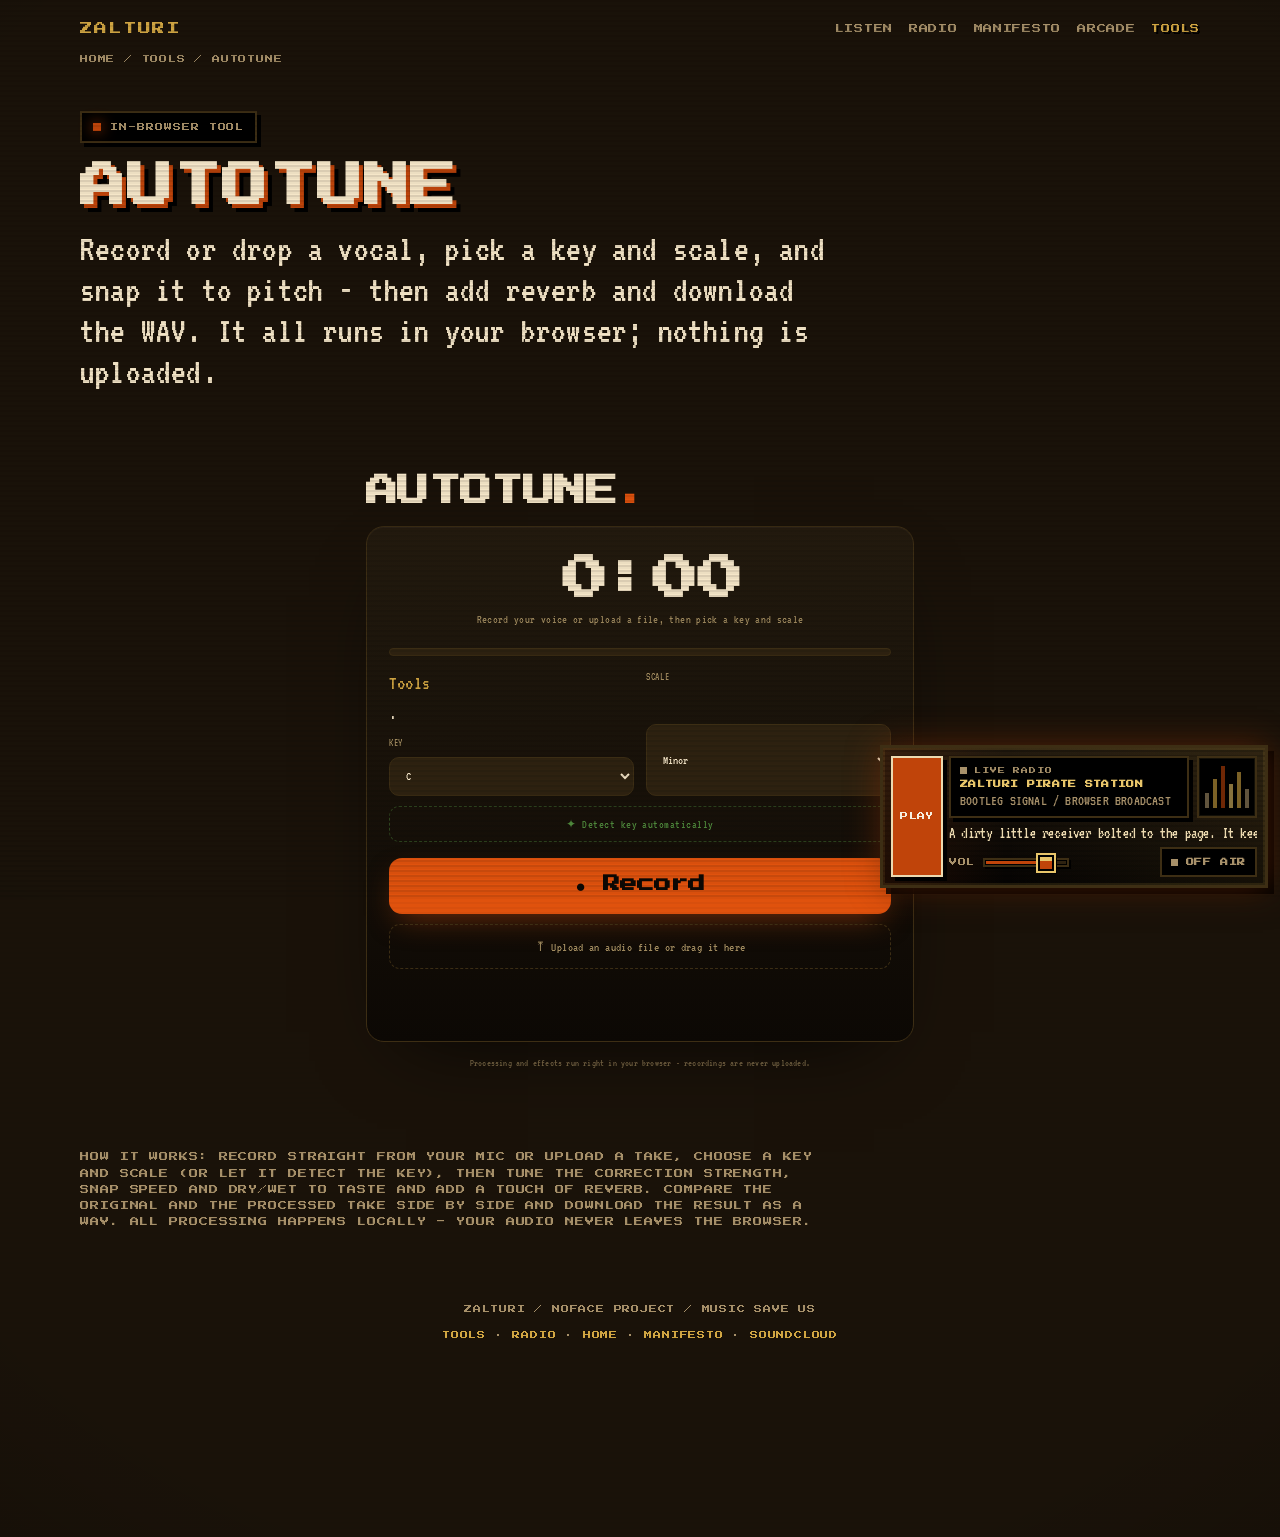
<file: tools/autotune/index.html>
<!DOCTYPE html>
<html lang="en">
<head>
<meta charset="UTF-8">
<meta name="viewport" content="width=device-width, initial-scale=1">
<title>Free Online Autotune — pitch correction in your browser | ZALTURI</title>
<meta name="description" content="Free browser autotune - record or upload a vocal, snap it to a key and scale, add reverb and download the WAV. Real-time pitch correction, 100% local, nothing uploaded.">
<link rel="canonical" href="https://zalturi.com/tools/autotune/">
<meta name="theme-color" content="#1a1209">
<meta name="robots" content="index, follow, max-image-preview:large">
<meta property="og:type" content="website">
<meta property="og:site_name" content="ZALTURI">
<meta property="og:title" content="Free Online Autotune — pitch correction in your browser | ZALTURI">
<meta property="og:description" content="Free browser autotune - record or upload a vocal, snap it to a key and scale, add reverb and download the WAV. Real-time pitch correction, 100% local, nothing uploaded.">
<meta property="og:url" content="https://zalturi.com/tools/autotune/">
<meta property="og:image" content="https://zalturi.com/assets/img/og.png">
<meta property="og:image:width" content="1200">
<meta property="og:image:height" content="630">
<meta property="og:locale" content="en_US">
<meta name="twitter:card" content="summary_large_image">
<meta name="twitter:title" content="Free Online Autotune — pitch correction in your browser | ZALTURI">
<meta name="twitter:description" content="Free browser autotune - record or upload a vocal, snap it to a key and scale, add reverb and download the WAV. Real-time pitch correction, 100% local, nothing uploaded.">
<meta name="twitter:image" content="https://zalturi.com/assets/img/og.png">
<link rel="icon" href="/assets/img/favicon.svg" type="image/svg+xml">
<link rel="icon" href="/assets/img/favicon.png" sizes="32x32">
<link rel="apple-touch-icon" href="/assets/img/apple-touch-icon.png">
<link rel="manifest" href="/site.webmanifest">
<link rel="preload" href="/assets/fonts/press-start-2p.woff2" as="font" type="font/woff2" crossorigin>
<link rel="preload" href="/assets/fonts/vt323.woff2" as="font" type="font/woff2" crossorigin>
<link rel="stylesheet" href="/assets/css/base.css?v=20260701r">
<script type="application/ld+json">
{
  "@context":"https://schema.org",
  "@graph":[
    {"@type":"BreadcrumbList","itemListElement":[
      {"@type":"ListItem","position":1,"name":"Home","item":"https://zalturi.com/"},
      {"@type":"ListItem","position":2,"name":"Tools","item":"https://zalturi.com/tools/"},
      {"@type":"ListItem","position":3,"name":"Autotune","item":"https://zalturi.com/tools/autotune/"}]},
    {"@type":"SoftwareApplication","name":"ZALTURI Autotune","url":"https://zalturi.com/tools/autotune/",
     "applicationCategory":"MultimediaApplication","operatingSystem":"Any (web browser)",
     "description":"Free in-browser autotune: record or upload a vocal, snap it to a key and scale, add reverb and download the WAV. Real-time pitch correction, fully local.",
     "offers":{"@type":"Offer","price":"0","priceCurrency":"USD"}}
  ]
}
</script>
</head>

<body class="crt">
<a class="skip-link" href="#main">Skip to content</a>

<header class="wrap nav">
  <a class="logo" href="/">ZALTURI</a>
  <nav class="menu" aria-label="Primary">
    <a href="/#listen">Listen</a>
    <a href="#zalturi-radio" data-radio-open>Radio</a>
    <a href="/about/">Manifesto</a>
    <a href="/arcade/">Arcade</a>
    <a href="/tools/" aria-current="page">Tools</a>
  </nav>
</header>

<main id="main">
  <nav class="wrap crumb" aria-label="Breadcrumb"><a href="/">Home</a> / <a href="/tools/">Tools</a> / Autotune</nav>

  <section class="wrap section" aria-labelledby="t-h">
    <p class="kicker"><span class="blip" aria-hidden="true"></span> in-browser tool</p>
    <h1 class="h-title" style="font-size:clamp(24px,5vw,46px)" id="t-h">Autotune</h1>
    <p class="prose lead" style="margin-top:16px">Record or drop a vocal, pick a key and scale, and snap it to pitch - then add reverb and download the WAV. It all runs in your browser; nothing is uploaded.</p>
  </section>

  <section class="wrap" style="padding-bottom:34px">
<style>
  #zatr .head .t1, #zatr .btn, #zatr .head .brand, #zatr .recbtn, #zatr .dl { font-family: var(--font-pixel) !important; line-height:1.3 !important; }
  #zatr .head .t1 { font-size: clamp(22px,6vw,34px) !important; }
  #zatr .note { font-family: var(--font-pixel) !important; font-size: clamp(40px,12vw,72px) !important; height:auto !important; padding:6px 0 !important; }
  #zatr .timer { font-family: var(--font-pixel) !important; font-size: clamp(22px,6vw,34px) !important; }
  #zatr .card, #zatr .btn, #zatr .recbtn, #zatr .upload, #zatr .auto, #zatr .dl, #zatr .player, #zatr select, #zatr .chip, #zatr .vu, #zatr input[type=range] { border-radius: 0 !important; }
  #zatr .card { border: 3px solid var(--z-border) !important; box-shadow: 6px 6px 0 #000, 0 0 0 2px rgba(212,168,67,0.08) inset !important; }
</style>

<script id="zatr-worklet" type="text/worklet">
class RecProcessor extends AudioWorkletProcessor {
  process(inputs){
    const inp = inputs[0];
    if (inp && inp[0]) this.port.postMessage(inp[0].slice(0));
    return true;
  }
}
registerProcessor('zatr-rec', RecProcessor);
</script>

<style>
/* fonts via base.css */

.zatr{
  --bg:#16100a; --panel:#231a0e; --panel2:#2e2210; --line:#3d2e14;
  --txt:#f5e6c8; --dim:#a08a5e; --accent:#e0520d; --good:#4f8a3c; --glow:rgba(224,82,13,.5);
  max-width:560px; margin:0 auto; padding:6px;
  font-family:var(--font-term); color:var(--txt); -webkit-font-smoothing:antialiased; text-align:left;
}
.zatr *{box-sizing:border-box; margin:0; padding:0}
.zatr .head{margin-bottom:18px}
.zatr .head .brand{font-family:var(--font-pixel); font-weight:800; font-size:clamp(20px,5.2vw,32px); line-height:1.02; letter-spacing:-.02em}
.zatr .head .brand .dot{color:var(--accent)}

.zatr .card{background:linear-gradient(180deg,var(--panel),#0c0804); border:1px solid var(--line); border-radius:18px; padding:22px; box-shadow:0 30px 80px -40px rgba(0,0,0,.9), inset 0 1px 0 rgba(255,255,255,.03)}

.zatr .stage{text-align:center; padding:6px 0 4px}
.zatr .timer{font-family:var(--font-pixel); font-weight:800; font-size:46px; letter-spacing:-.02em; height:50px; line-height:1; display:flex; align-items:center; justify-content:center; gap:10px}
.zatr .timer .rec-dot{width:14px; height:14px; border-radius:50%; background:var(--accent); box-shadow:0 0 18px var(--glow); opacity:0}
.zatr.is-rec .timer .rec-dot{opacity:1; animation:fatr-blink 1s steps(2,start) infinite}
@keyframes fatr-blink{50%{opacity:.25}}
.zatr .hint{font-size:12px; color:var(--dim); margin-top:6px; letter-spacing:.03em; line-height:1.45}

.zatr .vu{height:8px; border-radius:6px; background:var(--panel2); border:1px solid var(--line); overflow:hidden; margin:16px 0 4px}
.zatr .vu-fill{height:100%; width:0%; background:linear-gradient(90deg,var(--good),var(--accent)); transition:width .07s linear; border-radius:6px}

.zatr .selrow{display:grid; grid-template-columns:1fr 1fr; gap:12px; margin-top:14px}
.zatr .row{display:grid; gap:7px}
.zatr .lab{display:flex; justify-content:space-between; font-size:11px; letter-spacing:.06em; text-transform:uppercase; color:var(--dim)}
.zatr .lab .val{color:var(--txt)}
.zatr select{width:100%; background:var(--panel2); color:var(--txt); border:1px solid var(--line); border-radius:10px; padding:11px 12px; font-family:inherit; font-size:13px; cursor:pointer}
.zatr select:focus{outline:none; border-color:var(--accent)}
.zatr .auto{margin-top:10px; width:100%; padding:10px; border-radius:10px; background:transparent; border:1px dashed rgba(79,138,60,.45); color:var(--good); font-family:inherit; font-size:12px; cursor:pointer; letter-spacing:.04em; transition:background .2s,color .2s}
.zatr .auto:hover{background:rgba(79,138,60,.12); color:var(--txt)}

.zatr .recbtn{width:100%; margin-top:16px; padding:17px; border-radius:13px; border:none; cursor:pointer; font-family:var(--font-pixel); font-weight:800; font-size:17px; background:var(--accent); color:#0c0804; box-shadow:0 12px 30px -10px var(--glow); transition:transform .12s,background .2s,box-shadow .2s}
.zatr .recbtn:hover{transform:translateY(-1px)}
.zatr .recbtn.stop{background:var(--panel2); color:var(--txt); border:1px solid var(--line); box-shadow:none}
.zatr .upload{width:100%; margin-top:10px; padding:14px 12px; border-radius:11px; background:transparent; border:1px dashed var(--line); color:var(--dim); font-family:inherit; font-size:13px; cursor:pointer; letter-spacing:.03em; transition:border-color .2s,color .2s,background .2s}
.zatr .upload:hover{border-color:var(--accent); color:var(--txt)}
.zatr .upload.drag{border-color:var(--accent); color:var(--txt); background:rgba(224,82,13,.1)}
.zatr .fname{font-size:11px; color:var(--good); text-align:center; margin-top:8px; min-height:14px; word-break:break-all; letter-spacing:.02em}

.zatr .result{margin-top:18px; display:none}
.zatr.has-result .result{display:block}
.zatr .player{background:var(--panel2); border:1px solid var(--line); border-radius:12px; padding:13px 15px; margin-bottom:10px}
.zatr .player .plab{font-size:11px; letter-spacing:.08em; text-transform:uppercase; color:var(--dim); margin-bottom:10px; display:flex; justify-content:space-between}
.zatr .player.proc{border-color:rgba(224,82,13,.4)}
.zatr .player.proc .plab{color:var(--accent)}
.zatr .transport{display:flex; align-items:center; gap:12px}
.zatr .play{flex:none; width:42px; height:42px; border-radius:50%; border:none; cursor:pointer; background:var(--accent); color:#0c0804; font-size:14px; box-shadow:0 8px 20px -8px var(--glow); transition:transform .12s}
.zatr .play:hover{transform:translateY(-1px)}
.zatr .player:not(.proc) .play{background:var(--txt); color:#0c0804}
.zatr .prog{flex:1; -webkit-appearance:none; appearance:none; height:5px; border-radius:5px; background:var(--panel); border:1px solid var(--line); outline:none; cursor:pointer}
.zatr .prog::-webkit-slider-thumb{-webkit-appearance:none; width:14px; height:14px; border-radius:50%; background:var(--accent); cursor:pointer}
.zatr .prog::-moz-range-thumb{width:14px; height:14px; border:none; border-radius:50%; background:var(--accent); cursor:pointer}
.zatr .time{flex:none; font-size:11px; color:var(--dim); min-width:78px; text-align:right}

.zatr .ctrls{margin-top:14px; display:grid; gap:14px}
.zatr .sect{font-size:10px; letter-spacing:.12em; text-transform:uppercase; color:var(--dim); margin-top:4px; border-top:1px solid var(--line); padding-top:12px}
.zatr input[type=range].k{-webkit-appearance:none; appearance:none; width:100%; height:5px; border-radius:5px; background:var(--panel2); border:1px solid var(--line); outline:none; cursor:pointer}
.zatr input[type=range].k::-webkit-slider-thumb{-webkit-appearance:none; width:18px; height:18px; border-radius:50%; background:var(--accent); box-shadow:0 0 0 4px rgba(224,82,13,.18); cursor:pointer}
.zatr input[type=range].k::-moz-range-thumb{width:18px; height:18px; border:none; border-radius:50%; background:var(--accent); cursor:pointer}

.zatr .dl{display:block; width:100%; margin-top:16px; padding:14px; border-radius:12px; text-align:center; text-decoration:none; font-family:var(--font-pixel); font-weight:700; font-size:15px; color:var(--good); background:transparent; border:1px solid rgba(79,138,60,.45); cursor:pointer; transition:background .2s,color .2s}
.zatr .dl:hover{background:rgba(79,138,60,.12); color:var(--txt)}

.zatr .status{text-align:center; font-size:11px; color:var(--dim); margin-top:14px; letter-spacing:.04em; min-height:14px; line-height:1.4}
.zatr .foot{font-size:10px; color:var(--dim); text-align:center; margin-top:14px; opacity:.65; line-height:1.5}
</style>

<div class="zatr" id="fatr">
  <div class="head"><div class="brand">AUTOTUNE<span class="dot">.</span></div></div>

  <div class="card">
    <div class="stage">
      <div class="timer"><span class="rec-dot"></span><span id="fatr-timer">0:00</span></div>
      <div class="hint" id="fatr-hint">Record your voice or upload a file, then pick a key and scale</div>
    </div>

    <div class="vu"><div class="vu-fill" id="fatr-vu"></div></div>

    <div class="selrow">
      <div class="row">
    <a href="/tools/">Tools</a> ·<div class="lab">Key</div><select id="fatr-key"></select></div>
      <div class="row"><div class="lab">Scale</div>
        <select id="fatr-scale">
          <option value="minor">Minor</option><option value="major">Major</option>
          <option value="pentaMinor">Minor pentatonic</option><option value="pentaMajor">Major pentatonic</option>
          <option value="chromatic">Chromatic</option>
        </select>
      </div>
    </div>
    <button class="auto" id="fatr-auto">✦ Detect key automatically</button>

    <button class="recbtn" id="fatr-rec">● Record</button>
    <button class="upload" id="fatr-uploadBtn">⤒ Upload an audio file or drag it here</button>
    <div class="fname" id="fatr-fname"></div>
    <input type="file" id="fatr-file" accept="audio/*" style="display:none">

    <div class="result" id="fatr-result">
      <div class="player">
        <div class="plab"><span>Original</span></div>
        <div class="transport">
          <button class="play" id="fatr-orig-play">▶</button>
          <input type="range" class="prog" id="fatr-orig-prog" min="0" max="1000" value="0">
          <span class="time" id="fatr-orig-time">0:00 / 0:00</span>
        </div>
      </div>
      <div class="player proc">
        <div class="plab"><span>Autotune + effects</span><span id="fatr-meta"></span></div>
        <div class="transport">
          <button class="play" id="fatr-proc-play">▶</button>
          <input type="range" class="prog" id="fatr-proc-prog" min="0" max="1000" value="0">
          <span class="time" id="fatr-proc-time">0:00 / 0:00</span>
        </div>
      </div>

      <div class="ctrls">
        <div class="row"><div class="lab"><span>Correction strength</span><span class="val" id="fatr-strengthV">100%</span></div><input class="k" type="range" id="fatr-strength" min="0" max="100" value="100"></div>
        <div class="row"><div class="lab"><span>Snap speed</span><span class="val" id="fatr-speedV">hard</span></div><input class="k" type="range" id="fatr-speed" min="0" max="100" value="80"></div>
        <div class="row"><div class="lab"><span>Dry / Wet</span><span class="val" id="fatr-wetV">100%</span></div><input class="k" type="range" id="fatr-wet" min="0" max="100" value="100"></div>
        <div class="sect">Reverb</div>
        <div class="row"><div class="lab"><span>Amount</span><span class="val" id="fatr-revV">0%</span></div><input class="k" type="range" id="fatr-rev" min="0" max="100" value="0"></div>
        <div class="row"><div class="lab"><span>Room size</span><span class="val" id="fatr-sizeV">medium</span></div><input class="k" type="range" id="fatr-size" min="0" max="100" value="45"></div>
      </div>

      <button class="dl" id="fatr-dl">⤓ Download result (WAV)</button>
    </div>

    <div class="status" id="fatr-status"></div>
  </div>
  <div class="foot">Processing and effects run right in your browser - recordings are never uploaded.</div>
</div>

<script>
(function(){
  const NOTES=['C','C#','D','D#','E','F','F#','G','G#','A','A#','B'];
  const SCALES={chromatic:[0,1,2,3,4,5,6,7,8,9,10,11],major:[0,2,4,5,7,9,11],minor:[0,2,3,5,7,8,10],pentaMajor:[0,2,4,7,9],pentaMinor:[0,3,5,7,10]};
  const MAX_SEC=30, UP_SEC=60;
  const $=id=>document.getElementById(id);
  const root=$('fatr');

  const keySel=$('fatr-key'), scaleSel=$('fatr-scale');
  NOTES.forEach((n,i)=>{const o=document.createElement('option');o.value=i;o.textContent=n;keySel.appendChild(o);});
  keySel.value=0;

  // recording
  let ctx,stream,source,recNode,zeroGain,recording=false, chunks=[], total=0, raw=null, SR=44100, contour=null, procWet=null, timerId, t0, vuAt=0, procTimer;
  // воспроизведение
  let pctx, mixBus, conv, revGain, curDry, curWet, dryAB, wetAB, durSec=0, irSec=1.5;

  const status=$('fatr-status'), hint=$('fatr-hint'), timerEl=$('fatr-timer'), vu=$('fatr-vu'), recBtn=$('fatr-rec'), fnameEl=$('fatr-fname');
  const strengthEl=$('fatr-strength'), speedEl=$('fatr-speed'), wetEl=$('fatr-wet'), revEl=$('fatr-rev'), sizeEl=$('fatr-size'), metaEl=$('fatr-meta');

  const fmt=s=>{ s=Math.max(0,Math.floor(s)); return Math.floor(s/60)+':'+String(s%60).padStart(2,'0'); };
  const allowedSet=()=>new Set(SCALES[scaleSel.value].map(s=>(s+ +keySel.value)%12));
  const speedToK=v=>Math.max(0.012,Math.min(1, 0.012*Math.pow(1/0.012, v/100)));
  const revAmt=()=>(+revEl.value/100)*0.9;
  const sizeToSec=v=>0.2+(v/100)*2.8;

  /* ============ RECORDING ============ */
  async function startRec(){
    try{
      status.textContent='';
      ctx=new (window.AudioContext||window.webkitAudioContext)();
      try{const b=ctx.createBuffer(1,1,22050),s=ctx.createBufferSource();s.buffer=b;s.connect(ctx.destination);s.start(0);}catch(e){}
      ctx.resume(); SR=ctx.sampleRate;
      await ctx.audioWorklet.addModule(URL.createObjectURL(new Blob([$('zatr-worklet').textContent],{type:'application/javascript'})));
      stream=await navigator.mediaDevices.getUserMedia({audio:{echoCancellation:false,noiseSuppression:false,autoGainControl:false}});
      source=ctx.createMediaStreamSource(stream);
      recNode=new AudioWorkletNode(ctx,'zatr-rec',{numberOfInputs:1,numberOfOutputs:1,outputChannelCount:[1]});
      chunks=[]; total=0;
      recNode.port.onmessage=e=>{
        const f=e.data; chunks.push(f); total+=f.length;
        let p=0; for(let i=0;i<f.length;i++){ const a=Math.abs(f[i]); if(a>p)p=a; }
        const now=performance.now(); if(now-vuAt>50){ vuAt=now; vu.style.width=Math.min(100,p*140)+'%'; }
        if(total/SR>=MAX_SEC) stopRec();
      };
      zeroGain=ctx.createGain(); zeroGain.gain.value=0;
      source.connect(recNode); recNode.connect(zeroGain); zeroGain.connect(ctx.destination);
      recording=true; root.classList.add('is-rec'); recBtn.textContent='■ Stop'; recBtn.classList.add('stop');
      hint.textContent='Recording... sing into the mic'; fnameEl.textContent='';
      t0=performance.now(); timerEl.textContent='0:00';
      timerId=setInterval(()=>{ timerEl.textContent=fmt((performance.now()-t0)/1000); },200);
    }catch(err){ status.textContent='Microphone access error: '+(err.message||err.name)+'. Needs HTTPS and permission.'; cleanupRec(); }
  }
  function stopRec(){
    if(!recording) return;
    recording=false; clearInterval(timerId);
    root.classList.remove('is-rec'); recBtn.textContent='● Record again'; recBtn.classList.remove('stop');
    vu.style.width='0%'; hint.textContent='Recording ready';
    raw=new Float32Array(total); let off=0; for(const c of chunks){ raw.set(c,off); off+=c.length; }
    cleanupRec();
    if(total/SR<0.4){ status.textContent='Too short - sing a bit longer'; return; }
    prepareResult();
  }
  function cleanupRec(){
    try{ source&&source.disconnect(); recNode&&recNode.disconnect(); zeroGain&&zeroGain.disconnect(); }catch(e){}
    try{ stream&&stream.getTracks().forEach(t=>t.stop()); ctx&&ctx.close(); }catch(e){}
    source=recNode=zeroGain=stream=ctx=null;
  }

  /* ============ FILE LOADING ============ */
  async function loadFile(f){
    if(!f) return;
    status.textContent='Loading file…';
    try{
      ensureCtx();
      const arr=await f.arrayBuffer();
      const ab=await new Promise((res,rej)=>{ try{ const p=pctx.decodeAudioData(arr,res,rej); if(p&&p.then)p.then(res,rej);}catch(e){rej(e);} });
      SR=ab.sampleRate;
      let N=ab.length; const cap=Math.floor(SR*UP_SEC); let trimmed=false; if(N>cap){ N=cap; trimmed=true; }
      raw=new Float32Array(N); const chs=ab.numberOfChannels;
      for(let c=0;c<chs;c++){ const d=ab.getChannelData(c); for(let i=0;i<N;i++) raw[i]+=d[i]/chs; }
      fnameEl.textContent=f.name+(trimmed?' · trimmed to '+UP_SEC+' c':'');
      hint.textContent='File loaded';
      prepareResult();
    }catch(e){ status.textContent='Could not read the file: '+(e.message||e.name); }
  }

  /* ============ PREPARING RESULT ============ */
  function prepareResult(){
    // нормализация уровня — recording и загруженный файл обрабатываются одинаково
    let pk=0; for(let i=0;i<raw.length;i++){ const a=Math.abs(raw[i]); if(a>pk)pk=a; }
    if(pk>1e-4){ const g=Math.min(0.9/pk,30); if(g!==1) for(let i=0;i<raw.length;i++) raw[i]*=g; }
    ensureCtx();
    deckPause(dOrig); deckPause(dProc); dOrig.pausedOff=0; dProc.pausedOff=0;
    durSec=raw.length/SR;
    dOrig.time.textContent='0:00 / '+fmt(durSec); dOrig.prog.value=0;
    dProc.time.textContent='0:00 / '+fmt(durSec); dProc.prog.value=0;
    root.classList.add('has-result');
    status.textContent='Analyzing pitch…';
    setTimeout(()=>{ contour=pitchContour(raw,SR); dryAB=makeAB(raw); runPSOLA(); },50);
  }

  /* ============ PITCH ANALYSIS (YIN + гейт + заполнение пропусков) ============ */
  function pitchContour(x, sr){
    const DEC=4, sd=sr/DEC, M=Math.floor(x.length/DEC), xd=new Float32Array(M);
    for(let i=0;i<M;i++){ let s=0; for(let j=0;j<DEC;j++) s+=x[i*DEC+j]; xd[i]=s/DEC; }
    const W=512, tauMax=256, hop=64, frames=Math.max(1,Math.floor((M-W)/hop));
    const f0=new Float32Array(frames), cl=new Float32Array(frames), d=new Float32Array(tauMax), cm=new Float32Array(tauMax);
    for(let fr=0; fr<frames; fr++){
      const o=fr*hop;
      let e=0; for(let i=0;i<W;i++){ const v=xd[o+i]; e+=v*v; } e=Math.sqrt(e/W);
      if(e<0.01){ f0[fr]=0; cl[fr]=0; continue; }            // энергетический гейт
      for(let tau=1;tau<tauMax;tau++){ let s=0; for(let i=0;i<tauMax;i++){const df=xd[o+i]-xd[o+i+tau]; s+=df*df;} d[tau]=s; }
      cm[0]=1; let run=0; for(let tau=1;tau<tauMax;tau++){ run+=d[tau]; cm[tau]= run>0?d[tau]*tau/run:1; }
      let tau=-1; for(let t=2;t<tauMax;t++){ if(cm[t]<0.15){ while(t+1<tauMax&&cm[t+1]<cm[t])t++; tau=t; break; } }
      if(tau>1 && tau<tauMax-1 && cm[tau]<0.2){
        const a=cm[tau-1],b=cm[tau],c=cm[tau+1],den=a-2*b+c; let tt=tau; if(den!==0)tt=tau+0.5*(a-c)/den;
        const ff=sd/tt; f0[fr]=(ff>60&&ff<1100)?ff:0; cl[fr]=1-cm[tau];
      } else { f0[fr]=0; cl[fr]=0; }
    }
    // медианное сглаживание ×2
    const tmp=new Float32Array(frames), out=new Float32Array(frames), w=[0,0,0,0,0];
    const med=(src,dst)=>{ for(let i=0;i<frames;i++){ let n=0; for(let k=-2;k<=2;k++){const j=i+k; if(j>=0&&j<frames&&src[j]>0) w[n++]=src[j];} if(!n){dst[i]=0;continue;} const a=w.slice(0,n).sort((p,q)=>p-q); dst[i]=a[(n-1)>>1]; } };
    med(f0,tmp); med(tmp,out);
    // заполнение коротких пропусков внутри ноты (≤ ~12 кадров ≈ 70 мс)
    for(let i=0;i<frames;i++){ if(out[i]===0){
      let p=i-1; while(p>=0&&out[p]===0)p--; let q=i+1; while(q<frames&&out[q]===0)q++;
      if(p>=0&&q<frames&&(q-p)<=12){ const t=(i-p)/(q-p); out[i]=out[p]*(1-t)+out[q]*t; cl[i]=Math.min(cl[p]||0.5,cl[q]||0.5); }
    }}
    return {f0:out, cl, hop:hop*DEC, frames};
  }

  /* ============ AUTO KEY (Krumhansl, корреляция Пирсона, вес по уверенности) ============ */
  function detectKey(C){
    const pc=new Float64Array(12); let tot=0;
    for(let i=0;i<C.frames;i++){ if(C.f0[i]>0 && C.cl[i]>0.4){ const m=Math.round(69+12*Math.log2(C.f0[i]/440)); const wgt=C.cl[i]; pc[((m%12)+12)%12]+=wgt; tot+=wgt; } }
    if(tot<3) return null;
    const maj=[6.35,2.23,3.48,2.33,4.38,4.09,2.52,5.19,2.39,3.66,2.29,2.88], min=[6.33,2.68,3.52,5.38,2.60,3.53,2.54,4.75,3.98,2.69,3.34,3.17];
    const corr=(a,b)=>{ let ma=0,mb=0; for(let i=0;i<12;i++){ma+=a[i];mb+=b[i];} ma/=12;mb/=12; let n=0,da=0,db=0; for(let i=0;i<12;i++){const x=a[i]-ma,y=b[i]-mb; n+=x*y; da+=x*x; db+=y*y;} return n/(Math.sqrt(da*db)||1e-9); };
    let best={s:-2};
    for(let r=0;r<12;r++){
      const rm=new Float64Array(12), rn=new Float64Array(12);
      for(let i=0;i<12;i++){ rm[i]=maj[((i-r)%12+12)%12]; rn[i]=min[((i-r)%12+12)%12]; }
      const sM=corr(pc,rm), sm=corr(pc,rn);
      if(sM>best.s)best={s:sM,root:r,mode:'major'};
      if(sm>best.s)best={s:sm,root:r,mode:'minor'};
    }
    return best;
  }

  /* ============ CORRECTION + PSOLA ============ */
  function snapMidi(sm, allowed){ let bm=Math.round(sm),bd=1e9,c=Math.round(sm); for(let m=c-4;m<=c+4;m++){ if(allowed.has(((m%12)+12)%12)){ const dd=Math.abs(m-sm); if(dd<bd){bd=dd;bm=m;} } } return bm; }
  function buildRatio(C, allowed, strength, k){
    const F=C.frames, ratio=new Float32Array(F); let corr=0;
    for(let i=0;i<F;i++){ const f=C.f0[i], voiced=(f>0);
      if(voiced){ const sm=69+12*Math.log2(f/440); const desired=snapMidi(sm,allowed)-sm; corr+=(desired-corr)*k; let dd=corr*strength; if(dd>12)dd=12; else if(dd<-12)dd=-12; ratio[i]=Math.pow(2,dd/12); }
      else { corr+=(0-corr)*k; ratio[i]=1; } }
    return ratio;
  }
  function psola(x, sr, C, ratio){
    const N=x.length, hop=C.hop, F=C.frames;
    const fIdx=p=>{ let i=Math.round(p/hop); return i<0?0:(i>=F?F-1:i); };
    const f0at=p=>{ const f=C.f0[fIdx(p)]; return f>0?f:0; };
    const ratAt=p=>ratio[fIdx(p)]||1;
    const marks=[]; let pos=0; while(pos<N){ marks.push(Math.round(pos)); const f=f0at(pos); const T=f>0?sr/f:sr/140; pos+=(T>20?T:20); }
    const out=new Float32Array(N), nrm=new Float32Array(N); let mi=0, sp=0;
    while(sp<N-1){
      while(mi+1<marks.length && Math.abs(marks[mi+1]-sp)<=Math.abs(marks[mi]-sp)) mi++;
      const am=marks[mi], f=f0at(sp); let Tin=f>0?sr/f:sr/140; let r=ratAt(sp); if(r>2)r=2; else if(r<0.5)r=0.5;
      const win=Math.max(8,Math.round(Tin)), cen=Math.round(sp);
      for(let kk=-win;kk<=win;kk++){ const ii=am+kk, oo=cen+kk; if(ii>=0&&ii<N&&oo>=0&&oo<N){ const ww=0.5+0.5*Math.cos(Math.PI*kk/win); out[oo]+=x[ii]*ww; nrm[oo]+=ww; } }
      sp += Tin/r;
    }
    for(let i=0;i<N;i++) out[i]= nrm[i]>1e-6 ? out[i]/nrm[i] : 0;
    let rr=0,rp=0; for(let i=0;i<N;i++){ rr+=x[i]*x[i]; rp+=out[i]*out[i]; } rr=Math.sqrt(rr/N); rp=Math.sqrt(rp/N);
    const g= rp>1e-6 ? Math.min(4,rr/rp) : 1; let pk=0;
    for(let i=0;i<N;i++){ out[i]*=g; const a=Math.abs(out[i]); if(a>pk)pk=a; }
    if(pk>0.99){ const s=0.99/pk; for(let i=0;i<N;i++) out[i]*=s; }
    return out;
  }

  /* ============ PLAYBACK GRAPH ============ */
  function makeIR(c, sec){ const len=Math.max(1,Math.floor(c.sampleRate*sec)), ir=c.createBuffer(1,len,c.sampleRate), d=ir.getChannelData(0); for(let i=0;i<len;i++) d[i]=(Math.random()*2-1)*Math.pow(1-i/len,2.5); return ir; }
  function makeAB(f){ const b=pctx.createBuffer(1,f.length,SR); b.copyToChannel(f,0); return b; }
  function ensureCtx(){
    if(pctx) return;
    pctx=new (window.AudioContext||window.webkitAudioContext)();
    mixBus=pctx.createGain(); mixBus.gain.value=1;
    conv=pctx.createConvolver(); conv.buffer=makeIR(pctx,irSec);
    revGain=pctx.createGain(); revGain.gain.value=revAmt();
    mixBus.connect(pctx.destination); mixBus.connect(conv); conv.connect(revGain); revGain.connect(pctx.destination);
  }

  // две «деки» с одинаковым плеером
  const dOrig={ playing:false, startT:0, startOff:0, pausedOff:0, stopFn:null, btn:$('fatr-orig-play'), prog:$('fatr-orig-prog'), time:$('fatr-orig-time'), make:null };
  const dProc={ playing:false, startT:0, startOff:0, pausedOff:0, stopFn:null, btn:$('fatr-proc-play'), prog:$('fatr-proc-prog'), time:$('fatr-proc-time'), make:null };
  dOrig.make=(off)=>{ const s=pctx.createBufferSource(); s.buffer=dryAB; s.connect(pctx.destination);
    s.onended=()=>{ if(dOrig.playing && deckHead(dOrig)>=durSec-0.06){ deckStop(dOrig); dOrig.playing=false; dOrig.pausedOff=0; updateDeck(dOrig);} };
    s.start(0,off); return ()=>{ s.onended=null; try{s.stop();}catch(e){} }; };
  dProc.make=(off)=>{ const ds=pctx.createBufferSource(); ds.buffer=dryAB; const ws=pctx.createBufferSource(); ws.buffer=wetAB;
    curDry=pctx.createGain(); curWet=pctx.createGain(); const w=+wetEl.value/100; curDry.gain.value=1-w; curWet.gain.value=w;
    ds.connect(curDry).connect(mixBus); ws.connect(curWet).connect(mixBus);
    ds.onended=()=>{ if(dProc.playing && deckHead(dProc)>=durSec-0.06){ deckStop(dProc); dProc.playing=false; dProc.pausedOff=0; updateDeck(dProc);} };
    ds.start(0,off); ws.start(0,off); return ()=>{ ds.onended=null; try{ds.stop();}catch(e){} try{ws.stop();}catch(e){} }; };

  function deckHead(d){ return d.playing ? Math.min(durSec, pctx.currentTime-d.startT+d.startOff) : d.pausedOff; }
  function deckStop(d){ if(d.stopFn){ d.stopFn(); d.stopFn=null; } }
  function deckPause(d){ if(!pctx) return; d.pausedOff=deckHead(d); deckStop(d); d.playing=false; updateDeck(d); }
  function deckPlay(d, off){ ensureCtx(); pctx.resume(); deckPause(d===dOrig?dProc:dOrig); d.stopFn=d.make(off); d.startT=pctx.currentTime; d.startOff=off; d.playing=true; updateDeck(d); requestAnimationFrame(()=>tickDeck(d)); }
  function updateDeck(d){ d.btn.textContent=d.playing?'❚❚':'▶'; }
  function tickDeck(d){ const t=deckHead(d); d.prog.value=durSec?Math.round(t/durSec*1000):0; d.time.textContent=fmt(t)+' / '+fmt(durSec); if(d.playing) requestAnimationFrame(()=>tickDeck(d)); }

  dOrig.btn.onclick=()=>{ if(!dryAB) return; dOrig.playing?deckPause(dOrig):deckPlay(dOrig, Math.min(dOrig.pausedOff,Math.max(0,durSec-0.05))); };
  dProc.btn.onclick=()=>{ if(!wetAB) return; dProc.playing?deckPause(dProc):deckPlay(dProc, Math.min(dProc.pausedOff,Math.max(0,durSec-0.05))); };
  dOrig.prog.oninput=()=>{ const t=(+dOrig.prog.value/1000)*durSec; if(dOrig.playing){ deckStop(dOrig); deckPlay(dOrig,t);} else { dOrig.pausedOff=t; dOrig.time.textContent=fmt(t)+' / '+fmt(durSec); } };
  dProc.prog.oninput=()=>{ const t=(+dProc.prog.value/1000)*durSec; if(dProc.playing){ deckStop(dProc); deckPlay(dProc,t);} else { dProc.pausedOff=t; dProc.time.textContent=fmt(t)+' / '+fmt(durSec); } };

  /* ============ PROCESSING ============ */
  function runPSOLA(){
    if(!raw||!contour) return; status.textContent='Processing…'; clearTimeout(procTimer);
    procTimer=setTimeout(()=>{ try{
      const ratio=buildRatio(contour, allowedSet(), +strengthEl.value/100, speedToK(+speedEl.value));
      procWet=psola(raw,SR,contour,ratio);
      ensureCtx(); wetAB=makeAB(procWet); if(!dryAB) dryAB=makeAB(raw);
      metaEl.textContent=NOTES[+keySel.value]+' '+scaleSel.selectedOptions[0].textContent.toLowerCase();
      if(dProc.playing){ const t=deckHead(dProc); deckStop(dProc); deckPlay(dProc,t); }
      status.textContent='Done';
    }catch(e){ status.textContent='Processing error: '+(e.message||e.name); } },50);
  }

  /* ============ WAV / EXPORT ============ */
  function encodeWAV(x, sr){
    const len=x.length, buf=new ArrayBuffer(44+len*2), v=new DataView(buf);
    const ws=(o,s)=>{ for(let i=0;i<s.length;i++) v.setUint8(o+i, s.charCodeAt(i)); };
    ws(0,'RIFF'); v.setUint32(4,36+len*2,true); ws(8,'WAVE'); ws(12,'fmt '); v.setUint32(16,16,true);
    v.setUint16(20,1,true); v.setUint16(22,1,true); v.setUint32(24,sr,true); v.setUint32(28,sr*2,true);
    v.setUint16(32,2,true); v.setUint16(34,16,true); ws(36,'data'); v.setUint32(40,len*2,true);
    let o=44; for(let i=0;i<len;i++){ let s=Math.max(-1,Math.min(1,x[i])); v.setInt16(o, s<0?s*0x8000:s*0x7FFF, true); o+=2; }
    return new Blob([buf],{type:'audio/wav'});
  }
  async function renderOffline(){
    const tail=Math.ceil(SR*irSec), N=raw.length, oac=new OfflineAudioContext(1, N+tail, SR);
    const dAB=oac.createBuffer(1,N,SR); dAB.copyToChannel(raw,0);
    const wAB=oac.createBuffer(1,N,SR); wAB.copyToChannel(procWet,0);
    const ds=oac.createBufferSource(); ds.buffer=dAB; const ws2=oac.createBufferSource(); ws2.buffer=wAB;
    const dg=oac.createGain(), wg=oac.createGain(), bus=oac.createGain(); const w=+wetEl.value/100; dg.gain.value=1-w; wg.gain.value=w;
    const cv=oac.createConvolver(); cv.buffer=makeIR(oac,irSec); const rg=oac.createGain(); rg.gain.value=revAmt();
    ds.connect(dg).connect(bus); ws2.connect(wg).connect(bus);
    bus.connect(oac.destination); bus.connect(cv); cv.connect(rg); rg.connect(oac.destination);
    ds.start(0); ws2.start(0);
    const rb=await oac.startRendering(); return encodeWAV(rb.getChannelData(0), SR);
  }

  /* ============ KNOBS / INPUT ============ */
  strengthEl.oninput=e=>{ $('fatr-strengthV').textContent=e.target.value+'%'; };
  strengthEl.onchange=runPSOLA;
  speedEl.oninput=e=>{ const v=+e.target.value; $('fatr-speedV').textContent=v>70?'hard':(v>35?'medium':'smooth'); };
  speedEl.onchange=runPSOLA;
  wetEl.oninput=e=>{ $('fatr-wetV').textContent=e.target.value+'%'; const w=+e.target.value/100; if(curWet){ curWet.gain.value=w; curDry.gain.value=1-w; } };
  revEl.oninput=e=>{ $('fatr-revV').textContent=e.target.value+'%'; if(revGain) revGain.gain.value=revAmt(); };
  let sizeTimer;
  sizeEl.oninput=e=>{ const v=+e.target.value; $('fatr-sizeV').textContent=v>66?'large':(v>33?'medium':'room'); irSec=sizeToSec(v); clearTimeout(sizeTimer); sizeTimer=setTimeout(()=>{ if(conv) conv.buffer=makeIR(pctx,irSec); },120); };
  keySel.onchange=()=>{ if(raw) runPSOLA(); };
  scaleSel.onchange=()=>{ if(raw) runPSOLA(); };
  $('fatr-auto').onclick=()=>{ if(!contour){ status.textContent='Record or upload audio first'; return; } const k=detectKey(contour); if(!k){ status.textContent='Could not detect - not enough tonal signal'; return; } keySel.value=k.root; scaleSel.value=k.mode; runPSOLA(); };
  $('fatr-dl').onclick=async()=>{ if(!procWet) return; status.textContent='Preparing the file with effects…'; try{ const wav=await renderOffline(); const u=URL.createObjectURL(wav); const a=document.createElement('a'); a.href=u; a.download='zalturi-autotune.wav'; document.body.appendChild(a); a.click(); a.remove(); setTimeout(()=>URL.revokeObjectURL(u),2000); status.textContent='File saved'; }catch(e){ status.textContent='Export error: '+(e.message||e.name); } };
  recBtn.onclick=()=> recording?stopRec():startRec();

  // загрузка: клик + drag-and-drop
  const up=$('fatr-uploadBtn');
  up.onclick=()=> $('fatr-file').click();
  $('fatr-file').onchange=e=>{ const f=e.target.files&&e.target.files[0]; loadFile(f); e.target.value=''; };
  ['dragenter','dragover'].forEach(ev=>up.addEventListener(ev,e=>{ e.preventDefault(); e.stopPropagation(); up.classList.add('drag'); }));
  ['dragleave','dragend','drop'].forEach(ev=>up.addEventListener(ev,e=>{ e.preventDefault(); e.stopPropagation(); up.classList.remove('drag'); }));
  up.addEventListener('drop',e=>{ const f=e.dataTransfer&&e.dataTransfer.files&&e.dataTransfer.files[0]; if(f) loadFile(f); });
})();
</script>
  </section>

  <section class="wrap section"><p class="note" style="text-align:left;max-width:760px;margin:0">How it works: record straight from your mic or upload a take, choose a key and scale (or let it detect the key), then tune the correction strength, snap speed and dry/wet to taste and add a touch of reverb. Compare the original and the processed take side by side and download the result as a WAV. All processing happens locally - your audio never leaves the browser.</p></section>
</main>

<footer class="wrap footer">
  ZALTURI / noface project / music save us
  <div class="row">
    <a href="/tools/">Tools</a> ·
    <a href="#zalturi-radio" data-radio-open>Radio</a> ·
    <a href="/">Home</a> ·
    <a href="/about/">Manifesto</a> ·
    <a href="https://soundcloud.com/zalturi" target="_blank" rel="noopener">SoundCloud</a>
  </div>
</footer>
<script src="/assets/js/radio.js?v=20260701r"></script>
</body>
</html>
</file>
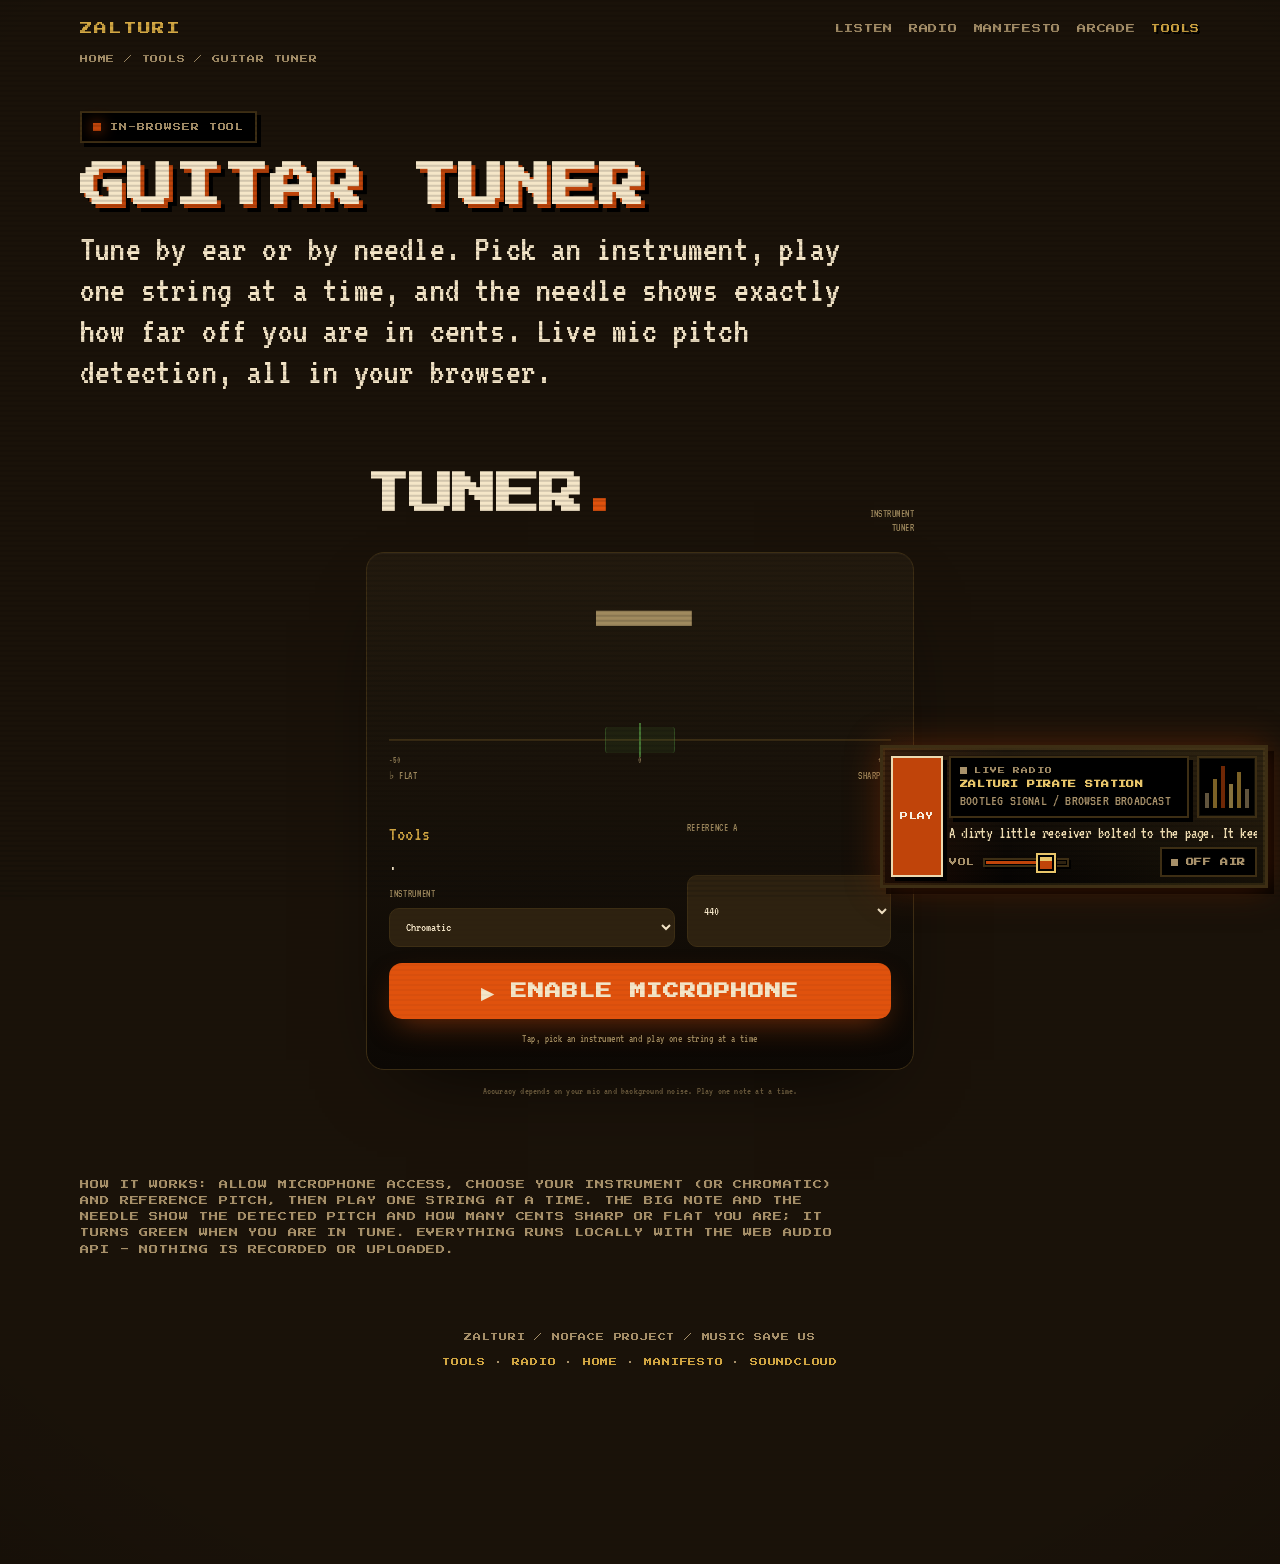
<file: tools/tuner/index.html>
<!DOCTYPE html>
<html lang="en">
<head>
<meta charset="UTF-8">
<meta name="viewport" content="width=device-width, initial-scale=1">
<title>Free Online Guitar Tuner — chromatic, bass, ukulele, violin | ZALTURI</title>
<meta name="description" content="Free in-browser instrument tuner with live mic pitch detection — guitar, bass, ukulele, violin, cello and chromatic, with cents and a selectable reference A (432-443 Hz). Nothing is uploaded.">
<link rel="canonical" href="https://zalturi.com/tools/tuner/">
<meta name="theme-color" content="#1a1209">
<meta name="robots" content="index, follow, max-image-preview:large">
<meta property="og:type" content="website">
<meta property="og:site_name" content="ZALTURI">
<meta property="og:title" content="Free Online Guitar Tuner — chromatic, bass, ukulele, violin | ZALTURI">
<meta property="og:description" content="Free in-browser instrument tuner with live mic pitch detection — guitar, bass, ukulele, violin, cello and chromatic, with cents and a selectable reference A (432-443 Hz). Nothing is uploaded.">
<meta property="og:url" content="https://zalturi.com/tools/tuner/">
<meta property="og:image" content="https://zalturi.com/assets/img/og.png">
<meta property="og:image:width" content="1200">
<meta property="og:image:height" content="630">
<meta property="og:locale" content="en_US">
<meta name="twitter:card" content="summary_large_image">
<meta name="twitter:title" content="Free Online Guitar Tuner — chromatic, bass, ukulele, violin | ZALTURI">
<meta name="twitter:description" content="Free in-browser instrument tuner with live mic pitch detection — guitar, bass, ukulele, violin, cello and chromatic, with cents and a selectable reference A (432-443 Hz). Nothing is uploaded.">
<meta name="twitter:image" content="https://zalturi.com/assets/img/og.png">
<link rel="icon" href="/assets/img/favicon.svg" type="image/svg+xml">
<link rel="icon" href="/assets/img/favicon.png" sizes="32x32">
<link rel="apple-touch-icon" href="/assets/img/apple-touch-icon.png">
<link rel="manifest" href="/site.webmanifest">
<link rel="preload" href="/assets/fonts/press-start-2p.woff2" as="font" type="font/woff2" crossorigin>
<link rel="preload" href="/assets/fonts/vt323.woff2" as="font" type="font/woff2" crossorigin>
<link rel="stylesheet" href="/assets/css/base.css?v=20260701r">
<script type="application/ld+json">
{
  "@context":"https://schema.org",
  "@graph":[
    {"@type":"BreadcrumbList","itemListElement":[
      {"@type":"ListItem","position":1,"name":"Home","item":"https://zalturi.com/"},
      {"@type":"ListItem","position":2,"name":"Tools","item":"https://zalturi.com/tools/"},
      {"@type":"ListItem","position":3,"name":"Guitar tuner","item":"https://zalturi.com/tools/tuner/"}]},
    {"@type":"SoftwareApplication","name":"ZALTURI Guitar Tuner","url":"https://zalturi.com/tools/tuner/",
     "applicationCategory":"MultimediaApplication","operatingSystem":"Any (web browser)",
     "description":"Free in-browser chromatic instrument tuner with live microphone pitch detection for guitar, bass, ukulele, violin and cello.",
     "offers":{"@type":"Offer","price":"0","priceCurrency":"USD"}}
  ]
}
</script>
</head>

<body class="crt">
<a class="skip-link" href="#main">Skip to content</a>

<header class="wrap nav">
  <a class="logo" href="/">ZALTURI</a>
  <nav class="menu" aria-label="Primary">
    <a href="/#listen">Listen</a>
    <a href="#zalturi-radio" data-radio-open>Radio</a>
    <a href="/about/">Manifesto</a>
    <a href="/arcade/">Arcade</a>
    <a href="/tools/" aria-current="page">Tools</a>
  </nav>
</header>

<main id="main">
  <nav class="wrap crumb" aria-label="Breadcrumb"><a href="/">Home</a> / <a href="/tools/">Tools</a> / Guitar tuner</nav>

  <section class="wrap section" aria-labelledby="t-h">
    <p class="kicker"><span class="blip" aria-hidden="true"></span> in-browser tool</p>
    <h1 class="h-title" style="font-size:clamp(24px,5vw,46px)" id="t-h">Guitar tuner</h1>
    <p class="prose lead" style="margin-top:16px">Tune by ear or by needle. Pick an instrument, play one string at a time, and the needle shows exactly how far off you are in cents. Live mic pitch detection, all in your browser.</p>
  </section>

  <section class="wrap" style="padding-bottom:34px">
<style>
  #ztnr .head .t1, #ztnr .btn, #ztnr .head .brand, #ztnr .recbtn, #ztnr .dl { font-family: var(--font-pixel) !important; line-height:1.3 !important; }
  #ztnr .head .t1 { font-size: clamp(22px,6vw,34px) !important; }
  #ztnr .note { font-family: var(--font-pixel) !important; font-size: clamp(40px,12vw,72px) !important; height:auto !important; padding:6px 0 !important; }
  #ztnr .timer { font-family: var(--font-pixel) !important; font-size: clamp(22px,6vw,34px) !important; }
  #ztnr .card, #ztnr .btn, #ztnr .recbtn, #ztnr .upload, #ztnr .auto, #ztnr .dl, #ztnr .player, #ztnr select, #ztnr .chip, #ztnr .vu, #ztnr input[type=range] { border-radius: 0 !important; }
  #ztnr .card { border: 3px solid var(--z-border) !important; box-shadow: 6px 6px 0 #000, 0 0 0 2px rgba(212,168,67,0.08) inset !important; }
</style>

<script id="ztnr-worklet" type="text/worklet">
class TunerProcessor extends AudioWorkletProcessor {
  constructor(){
    super();
    this.sr=sampleRate; this.sd=this.sr/2;
    this.buf=new Float32Array(4096); this.pos=0; this.hop=1024;
    this.W=2048; this.tauMax=1024;
    this.xd=new Float32Array(this.W); this.d=new Float32Array(this.tauMax); this.cm=new Float32Array(this.tauMax);
  }
  yin(){
    const xd=this.xd, W=this.W;
    for(let i=0;i<W;i++) xd[i]=0.5*(this.buf[2*i]+this.buf[2*i+1]); // прореживание ×2
    let rms=0; for(let i=0;i<W;i++) rms+=xd[i]*xd[i]; rms=Math.sqrt(rms/W);
    if(rms<0.0028){ this.port.postMessage({f0:0,cl:0}); return; }
    const tauMax=this.tauMax,d=this.d,cm=this.cm;
    for(let tau=1;tau<tauMax;tau++){ let s=0; for(let i=0;i<tauMax;i++){const df=xd[i]-xd[i+tau]; s+=df*df;} d[tau]=s; }
    cm[0]=1; let run=0; for(let tau=1;tau<tauMax;tau++){ run+=d[tau]; cm[tau]=run>0?d[tau]*tau/run:1; }
    // первый провал ниже порога → локальный минимум
    let tau=-1; for(let t=2;t<tauMax;t++){ if(cm[t]<0.15){ while(t+1<tauMax&&cm[t+1]<cm[t])t++; tau=t; break; } }
    // только уверенные определения; иначе — «нет ноты» (лучше, чем октава/мусор)
    if(tau<2 || cm[tau]>0.2){ this.port.postMessage({f0:0,cl:0}); return; }
    const a=cm[tau-1],b=cm[tau],c=cm[tau+1],den=a-2*b+c; let tt=tau; if(den!==0)tt=tau+0.5*(a-c)/den;
    const f=this.sd/tt;
    this.port.postMessage({f0:(f>25&&f<1500)?f:0, cl:1-cm[tau]});
  }
  process(inputs){
    const ch=inputs[0]&&inputs[0][0]?inputs[0][0]:null; const n=ch?ch.length:128;
    for(let i=0;i<n;i++){ this.buf[this.pos++]=ch?ch[i]:0; if(this.pos>=4096){ this.yin(); this.buf.copyWithin(0,this.hop,4096); this.pos=4096-this.hop; } }
    return true;
  }
}
registerProcessor('ztnr-pitch', TunerProcessor);
</script>

<style>
/* fonts via base.css */

.ztnr{
  --bg:#16100a; --panel:#231a0e; --panel2:#2e2210; --line:#3d2e14;
  --txt:#f5e6c8; --dim:#a08a5e; --accent:#e0520d; --good:#4f8a3c; --glow:rgba(224,82,13,.5); --goodglow:rgba(79,138,60,.5);
  max-width:560px; margin:0 auto; padding:6px;
  font-family:var(--font-term); color:var(--txt); -webkit-font-smoothing:antialiased; text-align:left;
}
.ztnr *{box-sizing:border-box; margin:0; padding:0}
.ztnr .head{display:flex; align-items:baseline; justify-content:space-between; gap:12px; margin-bottom:16px}
.ztnr .head .t1{font-family:var(--font-pixel); font-weight:800; font-size:clamp(28px,7vw,44px); line-height:.92; letter-spacing:-.03em}
.ztnr .head .t1 .dot{color:var(--accent)}
.ztnr .head .sub{font-size:11px; color:var(--dim); text-align:right; letter-spacing:.04em; text-transform:uppercase; line-height:1.3}

.ztnr .card{background:linear-gradient(180deg,var(--panel),#0c0804); border:1px solid var(--line); border-radius:18px; padding:22px; box-shadow:0 30px 80px -40px rgba(0,0,0,.9), inset 0 1px 0 rgba(255,255,255,.03)}

.ztnr .gauge{text-align:center; padding:4px 0 0}
.ztnr .note{font-family:var(--font-pixel); font-weight:800; font-size:92px; line-height:.92; letter-spacing:-.04em; color:var(--dim); height:96px; display:flex; align-items:center; justify-content:center; gap:3px; transition:color .2s, text-shadow .2s}
.ztnr .note.on{color:var(--txt)}
.ztnr .note.good{color:var(--good); text-shadow:0 0 26px var(--goodglow)}
.ztnr .note .oct{font-size:26px; color:var(--dim); align-self:flex-end; margin-bottom:14px}
.ztnr .note .acc{color:var(--accent)}
.ztnr .cents{font-size:13px; color:var(--dim); height:18px; margin-top:2px; letter-spacing:.06em}

.ztnr .meter{position:relative; height:58px; margin-top:14px}
.ztnr .meter .track{position:absolute; left:0; right:0; top:30px; height:2px; background:var(--line)}
.ztnr .meter .zone{position:absolute; top:18px; height:26px; left:calc(50% - 7%); width:14%; background:rgba(79,138,60,.12); border-left:1px solid rgba(79,138,60,.4); border-right:1px solid rgba(79,138,60,.4); border-radius:3px}
.ztnr .meter .center{position:absolute; left:50%; top:14px; height:34px; width:2px; background:var(--good); transform:translateX(-50%); opacity:.8}
.ztnr .meter .needle{position:absolute; top:10px; height:42px; width:4px; border-radius:3px; left:50%; background:var(--accent); box-shadow:0 0 16px var(--glow); transform:translateX(-50%); transition:background .15s, box-shadow .15s, opacity .25s; opacity:0}
.ztnr .meter .needle.good{background:var(--good); box-shadow:0 0 16px var(--goodglow)}
.ztnr .meter .ticks{position:absolute; left:0; right:0; bottom:0; display:flex; justify-content:space-between; font-size:9px; color:var(--dim)}
.ztnr .arrows{display:flex; justify-content:space-between; font-size:11px; color:var(--dim); margin-top:2px; letter-spacing:.05em; text-transform:uppercase}

.ztnr .strings{display:flex; flex-wrap:wrap; gap:8px; justify-content:center; margin-top:18px}
.ztnr .chip{font-size:13px; padding:8px 12px; border-radius:10px; background:var(--panel2); border:1px solid var(--line); color:var(--dim); letter-spacing:.04em; transition:all .15s}
.ztnr .chip.active{color:var(--txt); border-color:var(--accent); box-shadow:0 0 0 3px rgba(224,82,13,.16)}
.ztnr .chip.good{color:#0c0804; background:var(--good); border-color:var(--good)}

.ztnr .selrow{display:grid; grid-template-columns:1.4fr 1fr; gap:12px; margin-top:20px}
.ztnr .row{display:grid; gap:7px}
.ztnr .lab{font-size:11px; letter-spacing:.06em; text-transform:uppercase; color:var(--dim)}
.ztnr select{width:100%; background:var(--panel2); color:var(--txt); border:1px solid var(--line); border-radius:10px; padding:11px 12px; font-family:inherit; font-size:13px; cursor:pointer}
.ztnr select:focus{outline:none; border-color:var(--accent)}

.ztnr .btn{width:100%; margin-top:16px; padding:16px; border-radius:13px; border:none; cursor:pointer; font-family:var(--font-pixel); font-weight:800; font-size:16px; background:var(--accent); color:#0c0804; box-shadow:0 12px 30px -10px var(--glow); transition:transform .12s,background .2s,box-shadow .2s}
.ztnr .btn:hover{transform:translateY(-1px)}
.ztnr .btn.on{background:var(--panel2); color:var(--txt); border:1px solid var(--line); box-shadow:none}
.ztnr .status{text-align:center; font-size:11px; color:var(--dim); margin-top:12px; letter-spacing:.04em; min-height:14px; line-height:1.4}
.ztnr .foot{font-size:10px; color:var(--dim); text-align:center; margin-top:14px; opacity:.65; line-height:1.5}
</style>

<div class="ztnr" id="ftn">
  <div class="head">
    <div class="t1">TUNER<span class="dot">.</span></div>
    <div class="sub">instrument<br>tuner</div>
  </div>

  <div class="card">
    <div class="gauge">
      <div class="note" id="ftn-note">—</div>
      <div class="cents" id="ftn-cents"></div>
      <div class="meter">
        <div class="track"></div>
        <div class="zone"></div>
        <div class="center"></div>
        <div class="needle" id="ftn-needle"></div>
        <div class="ticks"><span>-50</span><span>0</span><span>+50</span></div>
      </div>
      <div class="arrows"><span>♭ flat</span><span id="ftn-state"></span><span>sharp ♯</span></div>
    </div>

    <div class="strings" id="ftn-strings"></div>

    <div class="selrow">
      <div class="row">
    <a href="/tools/">Tools</a> ·<div class="lab">Instrument</div>
        <select id="ftn-inst">
          <option value="chromatic">Chromatic</option>
          <option value="guitar">Guitar (EADGBE)</option>
          <option value="bass">Bass (EADG)</option>
          <option value="ukulele">Ukulele (GCEA)</option>
          <option value="violin">Violin (GDAE)</option>
          <option value="cello">Cello (CGDA)</option>
        </select>
      </div>
      <div class="row"><div class="lab">Reference A</div>
        <select id="ftn-ref">
          <option>432</option><option>435</option><option>438</option>
          <option selected>440</option><option>441</option><option>442</option><option>443</option>
        </select>
      </div>
    </div>

    <button class="btn" id="ftn-toggle">▶ Enable microphone</button>
    <div class="status" id="ftn-status">Tap, pick an instrument and play one string at a time</div>
  </div>
  <div class="foot">Accuracy depends on your mic and background noise. Play one note at a time.</div>
</div>

<script>
(function(){
  const NOTES=['C','C#','D','D#','E','F','F#','G','G#','A','A#','B'];
  const INSTR={ guitar:[40,45,50,55,59,64], bass:[28,33,38,43], ukulele:[67,60,64,69], violin:[55,62,69,76], cello:[36,43,50,57] };
  const $=id=>document.getElementById(id);

  let ctx,stream,source,node,zeroGain,running=false,refA=440;
  const noteEl=$('ftn-note'), centsEl=$('ftn-cents'), needle=$('ftn-needle'),
        stateEl=$('ftn-state'), status=$('ftn-status'), toggle=$('ftn-toggle'), stringsEl=$('ftn-strings');

  let dispF=0, haveF=false, hist=[], lastGood=0, lockMidi=null;
  let targetX=50, needleX=50, visible=false, goodNow=false, lastHTML='', lastActive=-1, lastGoodChip=false;

  const midiToName=m=>{const n=NOTES[((m%12)+12)%12], o=Math.floor(m/12)-1; return {nm:n,oct:o};};

  function renderStrings(active,good){
    const inst=$('ftn-inst').value;
    if(inst==='chromatic'){ if(lastActive!==-2){ stringsEl.innerHTML=''; lastActive=-2; } return; }
    if(active===lastActive && good===lastGoodChip) return;
    lastActive=active; lastGoodChip=good;
    stringsEl.innerHTML=INSTR[inst].map((m,i)=>{
      const t=midiToName(m); const cls='chip'+(i===active?(good?' good':' active'):'');
      return '<span class="'+cls+'">'+t.nm+t.oct+'</span>';
    }).join('');
  }
  function setNote(html,cls){ const full=cls+'|'+html; if(full!==lastHTML){ lastHTML=full; noteEl.innerHTML=html; noteEl.className='note '+(cls||''); } }
  function setIdle(){ lockMidi=null; setNote('—',''); centsEl.textContent=''; stateEl.textContent=''; renderStrings(-1,false); }

  function compute(f){
    const midiF=69+12*Math.log2(f/refA);
    const inst=$('ftn-inst').value;
    let refMidi, cents, active=-1;
    if(inst==='chromatic'){
      // гистерезис: не переключаем ноту, пока явно не зашли в соседнюю
      if(lockMidi!==null && Math.abs(midiF-lockMidi)<0.62) refMidi=lockMidi; else refMidi=Math.round(midiF);
      lockMidi=refMidi; cents=(midiF-refMidi)*100;
    } else {
      let bd=1e9; INSTR[inst].forEach((m,i)=>{ const dd=Math.abs(midiF-m); if(dd<bd){bd=dd;active=i;refMidi=m;} }); cents=(midiF-refMidi)*100;
    }
    const t=midiToName(refMidi), good=Math.abs(cents)<5;
    goodNow=good;
    setNote((t.nm.includes('#')?t.nm[0]+'<span class="acc">#</span>':t.nm)+'<span class="oct">'+t.oct+'</span>', good?'good':'on');
    centsEl.textContent=f.toFixed(1)+' Hz · '+(cents>=0?'+':'')+cents.toFixed(0)+' cents';
    stateEl.textContent=good?'in tune ✓':(cents<0?'tune up':'tune down'); stateEl.style.color=good?'var(--good)':'var(--dim)';
    targetX=Math.max(0,Math.min(100,50+cents));
    renderStrings(active,good);
  }

  function onPitch(f0,cl){
    const now=performance.now();
    if(f0>0 && cl>0.4){
      hist.push(f0); if(hist.length>7) hist.shift();
      const med=[...hist].sort((a,b)=>a-b)[hist.length>>1];
      if(!haveF){ dispF=med; haveF=true; }
      else{
        const semis=Math.abs(12*Math.log2(med/dispF));
        const alpha = semis>0.6 ? 0.5 : 0.09;  // новый звук — снап, подстройка — плавно
        dispF = dispF*(1-alpha) + med*alpha;
      }
      lastGood=now; visible=true; compute(dispF);
    } else if(now-lastGood>650){
      visible=false; haveF=false; hist=[]; setIdle();
    }
  }

  function loop(){
    needleX += (targetX-needleX)*0.13;
    needle.style.left=needleX+'%';
    needle.style.opacity = visible?1:0;
    needle.className = 'needle'+(visible&&goodNow?' good':'');
    requestAnimationFrame(loop);
  }
  requestAnimationFrame(loop);

  async function start(){
    try{
      ctx=new (window.AudioContext||window.webkitAudioContext)();
      try{const b=ctx.createBuffer(1,1,22050),s=ctx.createBufferSource();s.buffer=b;s.connect(ctx.destination);s.start(0);}catch(e){}
      ctx.resume();
      status.textContent='Requesting microphone…';
      await ctx.audioWorklet.addModule(URL.createObjectURL(new Blob([$('ztnr-worklet').textContent],{type:'application/javascript'})));
      stream=await navigator.mediaDevices.getUserMedia({audio:{echoCancellation:false,noiseSuppression:false,autoGainControl:false}});
      source=ctx.createMediaStreamSource(stream);
      node=new AudioWorkletNode(ctx,'ztnr-pitch',{numberOfInputs:1,numberOfOutputs:1,outputChannelCount:[1]});
      node.port.onmessage=e=>{ if(running) onPitch(e.data.f0,e.data.cl); };
      zeroGain=ctx.createGain(); zeroGain.gain.value=0;
      source.connect(node); node.connect(zeroGain); zeroGain.connect(ctx.destination); // фикс входа Safari, без звука
      await ctx.resume();
      running=true; toggle.textContent='■ Stop'; toggle.classList.add('on');
      status.textContent='Play one string at a time — the needle shows which way to tune';
    }catch(err){
      status.textContent='Error: '+(err.message||err.name)+'. Needs HTTPS and mic access.';
    }
  }
  function stop(){
    running=false; visible=false; haveF=false; hist=[]; lastActive=-1;
    try{ source&&source.disconnect(); node&&node.disconnect(); zeroGain&&zeroGain.disconnect(); }catch(e){}
    try{ stream&&stream.getTracks().forEach(t=>t.stop()); ctx&&ctx.close(); }catch(e){}
    ctx=node=source=zeroGain=stream=null;
    toggle.textContent='▶ Enable microphone'; toggle.classList.remove('on');
    status.textContent='Stopped'; setIdle();
  }

  $('ftn-ref').onchange=e=>{ refA=+e.target.value; };
  $('ftn-inst').onchange=()=>{ lastActive=-1; renderStrings(-1,false); };
  toggle.onclick=()=> running?stop():start();
  renderStrings(-1,false);
})();
</script>
  </section>

  <section class="wrap section"><p class="note" style="text-align:left;max-width:760px;margin:0">How it works: allow microphone access, choose your instrument (or chromatic) and reference pitch, then play one string at a time. The big note and the needle show the detected pitch and how many cents sharp or flat you are; it turns green when you are in tune. Everything runs locally with the Web Audio API - nothing is recorded or uploaded.</p></section>
</main>

<footer class="wrap footer">
  ZALTURI / noface project / music save us
  <div class="row">
    <a href="/tools/">Tools</a> ·
    <a href="#zalturi-radio" data-radio-open>Radio</a> ·
    <a href="/">Home</a> ·
    <a href="/about/">Manifesto</a> ·
    <a href="https://soundcloud.com/zalturi" target="_blank" rel="noopener">SoundCloud</a>
  </div>
</footer>
<script src="/assets/js/radio.js?v=20260701r"></script>
</body>
</html>
</file>
<file: assets/css/base.css>
/* =========================================================================
   ZALTURI — shared design system
   8-bit / CRT aesthetic · dark amber palette · Press Start 2P + VT323
   ========================================================================= */

/* ---- self-hosted fonts (latin) ---- */
@font-face {
  font-family: 'Press Start 2P';
  font-style: normal;
  font-weight: 400;
  font-display: swap;
  src: url('/assets/fonts/press-start-2p.woff2') format('woff2');
}
@font-face {
  font-family: 'VT323';
  font-style: normal;
  font-weight: 400;
  font-display: swap;
  src: url('/assets/fonts/vt323.woff2') format('woff2');
}

/* ---- tokens ---- */
:root {
  --z-bg: #1a1209;
  --z-bg-2: #231a0e;
  --z-bg-3: #2e2210;
  --z-black: #050302;
  --z-card: #0c0804;
  --z-text: #f5e6c8;
  --z-text-2: #ecdab0;
  --z-gold: #d4a843;
  --z-amber: #e8c56a;
  --z-rust: #c0440a;
  --z-rust-2: #e0520d;
  --z-moss: #4f8a3c;
  --z-foam: #f7f0e0;
  --z-muted: #a8916a;
  --z-border: #3d2e14;

  --font-pixel: 'Press Start 2P', ui-monospace, 'Courier New', monospace;
  --font-term: 'VT323', ui-monospace, 'Courier New', monospace;

  --wrap: 1120px;
  --shadow-hard: 5px 5px 0 #000;
}

/* ---- reset ---- */
*,
*::before,
*::after { box-sizing: border-box; }

html { -webkit-text-size-adjust: 100%; scroll-behavior: smooth; }

body {
  margin: 0;
  min-height: 100vh;
  background: var(--z-bg);
  color: var(--z-text-2);
  font-family: var(--font-term);
  font-size: 20px;
  line-height: 1.3;
  letter-spacing: 0.01em;
  image-rendering: pixelated;
  -webkit-font-smoothing: none;
  text-rendering: optimizeSpeed;
  overflow-x: hidden;
}

img { max-width: 100%; height: auto; }

a { color: var(--z-gold); text-decoration: none; }
a:hover { color: var(--z-amber); }

/* ---- vintage pixel cursor (old-Mac flavour) ---- */
html { cursor: url('/assets/img/cursor.png') 1 1, auto; }
a, button, select, summary, label[for], .btn, a.card, .chip, [role="button"] { cursor: url('/assets/img/cursor-pointer.png') 1 1, pointer; }
input, textarea, [contenteditable="true"] { cursor: text; }

:focus-visible {
  outline: 3px solid var(--z-amber);
  outline-offset: 3px;
}

/* ---- persistent pirate radio shell ---- */
body.z-shell-host {
  min-height: 100vh;
  overflow-x: hidden;
  overflow-y: auto;
  -webkit-overflow-scrolling: touch;
  background:
    radial-gradient(circle at 20% 10%, rgba(192,68,10,0.16), transparent 28%),
    radial-gradient(circle at 80% 92%, rgba(212,168,67,0.10), transparent 28%),
    var(--z-bg);
}
.z-site-frame {
  position: relative;
  display: block;
  z-index: 1;
  width: 100%;
  min-height: 100vh;
  min-height: 100dvh;
  height: var(--z-frame-height, 100vh);
  border: 0;
  background: var(--z-bg);
}
.z-shell-scan {
  position: fixed;
  inset: 0;
  z-index: 45;
  pointer-events: none;
  background:
    repeating-linear-gradient(0deg,
      rgba(0,0,0,0) 0, rgba(0,0,0,0) 3px,
      rgba(0,0,0,0.11) 3px, rgba(0,0,0,0.11) 5px),
    radial-gradient(115% 95% at 50% 45%, transparent 66%, rgba(0,0,0,0.34) 100%);
  mix-blend-mode: multiply;
}
.z-frame-loading {
  position: fixed;
  right: 18px;
  top: 18px;
  z-index: 80;
  display: inline-flex;
  align-items: center;
  gap: 8px;
  padding: 9px 11px;
  background: #000;
  border: 2px solid var(--z-border);
  box-shadow: 4px 4px 0 #000;
  opacity: 0;
  transform: translateY(-8px);
  pointer-events: none;
  transition: opacity 0.12s ease, transform 0.12s ease;
}
.z-frame-loading.is-on { opacity: 1; transform: translateY(0); }
.z-frame-loading span {
  width: 8px;
  height: 8px;
  background: var(--z-rust);
  box-shadow: 0 0 12px rgba(224,82,13,0.9);
  animation: z-blink 1.1s steps(2, start) infinite;
}
.z-frame-loading b {
  font-family: var(--font-pixel);
  font-size: 8px;
  line-height: 1.6;
  letter-spacing: 0.1em;
  color: var(--z-muted);
  text-transform: uppercase;
}
.pirate-radio {
  position: fixed;
  right: max(12px, env(safe-area-inset-right));
  bottom: max(12px, env(safe-area-inset-bottom));
  z-index: 120;
  width: min(388px, calc(100vw - 24px));
  color: var(--z-text-2);
  filter: drop-shadow(6px 6px 0 rgba(0,0,0,0.9));
}
.pr-body {
  position: relative;
  display: flex;
  gap: 8px;
  align-items: stretch;
  padding: 8px;
  background:
    linear-gradient(180deg, rgba(35,26,14,0.98), rgba(5,3,2,0.99)),
    #000;
  border: 3px solid var(--z-border);
  box-shadow:
    0 0 0 2px rgba(212,168,67,0.12) inset,
    0 0 32px rgba(192,68,10,0.34);
  overflow: hidden;
}
.pr-body::before {
  content: "";
  position: absolute;
  inset: 0;
  z-index: 1;
  pointer-events: none;
  background:
    linear-gradient(90deg, rgba(192,68,10,0.12), transparent 32%, rgba(212,168,67,0.08)),
    repeating-linear-gradient(0deg,
      rgba(0,0,0,0) 0, rgba(0,0,0,0) 3px,
      rgba(0,0,0,0.24) 3px, rgba(0,0,0,0.24) 5px);
}
.pr-body > * { position: relative; z-index: 2; }
.pr-handle { display: flex; gap: 8px; flex: 0 0 auto; }
.pr-toggle {
  display: none;
  flex: 0 0 26px;
  align-items: center;
  justify-content: center;
  background: var(--z-gold);
  border: 2px solid var(--z-text-2);
  box-shadow: 4px 4px 0 #000;
  color: #160a06;
  font-family: var(--font-pixel);
  font-size: 15px;
  cursor: url('/assets/img/cursor-pointer.png') 1 1, pointer;
}
.pr-toggle:active { transform: translate(2px, 2px); box-shadow: 0 0 0 #000; }
.pr-panel {
  flex: 1 1 auto;
  min-width: 0;
  display: grid;
  grid-template-columns: minmax(0, 1fr) 60px;
  grid-template-areas: "main bars" "controls controls";
  gap: 8px;
}
.pr-main { grid-area: main; }
.pr-bars { grid-area: bars; }
.pr-controls { grid-area: controls; }
.pr-play,
.pr-main {
  border: 2px solid var(--z-border);
  background: #000;
  color: var(--z-text);
  font-family: var(--font-pixel);
  text-transform: uppercase;
  box-shadow: 4px 4px 0 #000;
}
.pr-play {
  flex: 0 0 52px;
  min-height: 54px;
  background: var(--z-rust);
  border-color: var(--z-text-2);
  color: var(--z-foam);
  font-size: 8px;
  letter-spacing: 0.06em;
}
.pirate-radio[data-state="live"] .pr-play {
  background: var(--z-moss);
  box-shadow: 4px 4px 0 #000, 0 0 20px rgba(79,138,60,0.48);
}
.pirate-radio[data-state="error"] .pr-play { background: #7b1f12; }
.pr-main {
  display: flex;
  min-width: 0;
  flex-direction: column;
  align-items: flex-start;
  justify-content: center;
  gap: 3px;
  padding: 7px 9px;
  text-align: left;
}
.pr-kicker {
  display: inline-flex;
  align-items: center;
  gap: 7px;
  font-family: var(--font-pixel);
  font-size: 7px;
  line-height: 1.4;
  letter-spacing: 0.13em;
  color: var(--z-muted);
}
.pr-kicker i,
.pr-status i {
  width: 7px;
  height: 7px;
  flex: 0 0 auto;
  background: var(--z-muted);
}
.pirate-radio[data-state="live"] .pr-kicker i,
.pirate-radio[data-state="live"] .pr-status i {
  background: var(--z-rust-2);
  box-shadow: 0 0 14px rgba(224,82,13,0.95);
  animation: z-blink 1.1s steps(2, start) infinite;
}
.pr-main strong {
  display: block;
  max-width: 100%;
  overflow: hidden;
  color: var(--z-amber);
  font-family: var(--font-pixel);
  font-size: 8px;
  line-height: 1.4;
  letter-spacing: 0.04em;
  white-space: nowrap;
  text-shadow: 2px 2px 0 #000;
}
.pr-sub {
  display: block;
  max-width: 100%;
  overflow: hidden;
  color: var(--z-muted);
  font-family: var(--font-term);
  font-size: 15px;
  line-height: 1;
  white-space: nowrap;
}
.pr-marquee { position: relative; overflow: hidden; }
.pr-marquee-text {
  display: inline-block;
  max-width: none;
  white-space: nowrap;
  will-change: transform;
}
.pr-marquee.is-marquee .pr-marquee-text {
  padding-right: 22px;
  animation: pr-marquee var(--marquee-duration, 18s) linear infinite;
}
@keyframes pr-marquee {
  0%, 16% { transform: translate3d(0, 0, 0); }
  74%, 86% { transform: translate3d(var(--marquee-shift, -40px), 0, 0); }
  100% { transform: translate3d(0, 0, 0); }
}
.pr-bars {
  display: flex;
  align-items: flex-end;
  justify-content: center;
  gap: 4px;
  min-height: 54px;
  padding: 8px 6px;
  background: #000;
  border: 2px solid var(--z-border);
  box-shadow: inset 0 0 0 1px rgba(232,197,106,0.08);
}
.pr-bars span {
  width: 5px;
  min-height: 8px;
  background: var(--z-muted);
  opacity: 0.58;
  transform-origin: bottom;
}
.pr-bars span:nth-child(1) { height: 15px; }
.pr-bars span:nth-child(2) { height: 29px; background: var(--z-gold); }
.pr-bars span:nth-child(3) { height: 42px; background: var(--z-rust); }
.pr-bars span:nth-child(4) { height: 24px; background: var(--z-amber); }
.pr-bars span:nth-child(5) { height: 36px; background: var(--z-gold); }
.pr-bars span:nth-child(6) { height: 19px; }
.pirate-radio[data-state="live"] .pr-bars span,
.pirate-radio[data-state="tuning"] .pr-bars span {
  opacity: 1;
  animation: pr-bars 0.86s steps(5, end) infinite;
}
.pirate-radio[data-state="live"] .pr-bars span:nth-child(2),
.pirate-radio[data-state="tuning"] .pr-bars span:nth-child(2) { animation-duration: 0.74s; }
.pirate-radio[data-state="live"] .pr-bars span:nth-child(3),
.pirate-radio[data-state="tuning"] .pr-bars span:nth-child(3) { animation-duration: 0.58s; }
.pirate-radio[data-state="live"] .pr-bars span:nth-child(4),
.pirate-radio[data-state="tuning"] .pr-bars span:nth-child(4) { animation-duration: 0.92s; }
.pirate-radio[data-state="live"] .pr-bars span:nth-child(5),
.pirate-radio[data-state="tuning"] .pr-bars span:nth-child(5) { animation-duration: 0.69s; }
@keyframes pr-bars {
  0% { transform: scaleY(0.42); }
  35% { transform: scaleY(1); }
  70% { transform: scaleY(0.62); }
  100% { transform: scaleY(0.84); }
}
.pirate-radio.is-ping {
  animation: pr-ping 0.5s steps(3, end);
}
@keyframes pr-ping {
  0%, 100% { transform: translate(0, 0); }
  35% { transform: translate(-3px, -2px); }
  70% { transform: translate(2px, 1px); }
}
.pr-controls {
  display: grid;
  grid-template-columns: minmax(0, 1fr) auto;
  gap: 6px 8px;
  align-items: center;
  min-width: 0;
}
.pr-copy {
  grid-column: 1 / -1;
  min-width: 0;
  margin: 0;
  overflow: hidden;
  color: var(--z-text-2);
  font-size: 16px;
  line-height: 0.95;
  white-space: nowrap;
}
.pr-volume {
  --volume-pct: 80%;
  display: inline-flex;
  align-items: center;
  gap: 8px;
  color: var(--z-muted);
  font-family: var(--font-pixel);
  font-size: 8px;
  letter-spacing: 0.08em;
}
.pr-volume input {
  -webkit-appearance: none;
  appearance: none;
  width: 86px;
  height: 18px;
  margin: 0;
  background: transparent;
  cursor: url('/assets/img/cursor-pointer.png') 1 1, pointer;
}
.pr-volume input:focus { outline: none; }
.pr-volume input:focus-visible {
  outline: 2px solid var(--z-amber);
  outline-offset: 3px;
}
.pr-volume input::-webkit-slider-runnable-track {
  height: 9px;
  background:
    linear-gradient(90deg, var(--z-rust) 0 var(--volume-pct), var(--z-bg-3) var(--volume-pct) 100%);
  border: 2px solid var(--z-border);
  box-shadow: inset 0 0 0 1px #000, 2px 2px 0 #000;
}
.pr-volume input::-webkit-slider-thumb {
  -webkit-appearance: none;
  width: 16px;
  height: 16px;
  margin-top: -5px;
  background:
    linear-gradient(180deg, var(--z-amber) 0 32%, var(--z-rust) 32% 100%);
  border: 2px solid #000;
  border-radius: 0;
  box-shadow:
    0 0 0 2px var(--z-amber),
    3px 3px 0 #000;
}
.pr-volume input::-moz-range-track {
  height: 9px;
  background:
    linear-gradient(90deg, var(--z-rust) 0 var(--volume-pct), var(--z-bg-3) var(--volume-pct) 100%);
  border: 2px solid var(--z-border);
  box-shadow: inset 0 0 0 1px #000, 2px 2px 0 #000;
}
.pr-volume input::-moz-range-thumb {
  width: 16px;
  height: 16px;
  background:
    linear-gradient(180deg, var(--z-amber) 0 32%, var(--z-rust) 32% 100%);
  border: 2px solid #000;
  border-radius: 0;
  box-shadow:
    0 0 0 2px var(--z-amber),
    3px 3px 0 #000;
}
.pr-status {
  display: inline-flex;
  align-items: center;
  gap: 8px;
  padding: 7px 9px;
  background: #000;
  border: 2px solid var(--z-border);
  font-family: var(--font-pixel);
  font-size: 8px;
  line-height: 1.5;
  letter-spacing: 0.08em;
  color: var(--z-muted);
  text-transform: uppercase;
}
.pirate-radio[data-state="live"] .pr-status { color: var(--z-amber); }
.pirate-radio[data-state="error"] .pr-status { color: var(--z-rust-2); }

/* mobile: collapsed by default, slides out from the right; play works while collapsed */
@media (max-width: 720px) {
  .pirate-radio {
    right: 0;
    bottom: max(14px, env(safe-area-inset-bottom));
    width: min(340px, calc(100vw - 14px));
    transition: transform 0.32s cubic-bezier(0.2, 0.75, 0.25, 1);
  }
  .pr-toggle { display: flex; }
  .pirate-radio:not(.is-expanded) { transform: translateX(calc(100% - 104px)); }
  .pirate-radio.is-expanded { transform: translateX(0); }
}
@media (prefers-reduced-motion: reduce) {
  .pirate-radio { transition: none; }
}

/* ---- accessibility helpers ---- */
.sr-only {
  position: absolute !important;
  width: 1px; height: 1px;
  padding: 0; margin: -1px;
  overflow: hidden; clip: rect(0 0 0 0);
  white-space: nowrap; border: 0;
}
.skip-link {
  position: absolute;
  left: 12px; top: -60px;
  z-index: 100;
  padding: 10px 14px;
  background: var(--z-gold);
  color: var(--z-black);
  font-family: var(--font-pixel);
  font-size: 9px;
  text-transform: uppercase;
  box-shadow: var(--shadow-hard);
  transition: top 0.15s ease;
}
.skip-link:focus { top: 12px; color: var(--z-black); }

/* ---- CRT overlay (scanlines + vignette), site-wide ---- */
.crt::before,
.crt::after {
  content: "";
  position: fixed;
  inset: 0;
  pointer-events: none;
  z-index: 9000;
}
.crt::before {
  background: repeating-linear-gradient(
    0deg,
    rgba(0,0,0,0) 0, rgba(0,0,0,0) 3px,
    rgba(0,0,0,0.16) 3px, rgba(0,0,0,0.16) 5px);
  opacity: 0.22;
  mix-blend-mode: multiply;
}
.crt::after {
  background: radial-gradient(115% 95% at 50% 45%, transparent 60%, rgba(0,0,0,0.36) 100%);
}

/* ---- layout ---- */
.wrap {
  width: min(var(--wrap), calc(100% - 28px));
  margin-inline: auto;
}
.section {
  position: relative;
  z-index: 2;
  padding: 38px 0;
}

/* ---- nav ---- */
.nav {
  position: relative;
  z-index: 5;
  display: flex;
  align-items: center;
  justify-content: space-between;
  gap: 18px;
  flex-wrap: wrap;
  padding: 20px 0 10px;
}
.logo {
  font-family: var(--font-pixel);
  font-size: 13px;
  line-height: 1.4;
  color: var(--z-gold);
  text-transform: uppercase;
  letter-spacing: 0.08em;
}
.logo:hover { color: var(--z-amber); }
.menu {
  display: flex;
  align-items: center;
  gap: 16px;
  flex-wrap: wrap;
  justify-content: flex-end;
}
.menu a {
  font-family: var(--font-pixel);
  font-size: 9px;
  line-height: 1.6;
  letter-spacing: 0.08em;
  color: var(--z-muted);
  text-transform: uppercase;
}
.menu a:hover,
.menu a[aria-current="page"] { color: var(--z-amber); }
.menu a[aria-current="page"] { text-shadow: 2px 2px 0 #000; color: var(--z-gold); }

/* ---- buttons ---- */
.btn {
  display: inline-flex;
  align-items: center;
  justify-content: center;
  gap: 8px;
  min-height: 56px;
  padding: 15px 20px;
  border: 3px solid var(--z-border);
  box-shadow: var(--shadow-hard);
  background: var(--z-bg-2);
  font-family: var(--font-pixel);
  font-size: 10px;
  line-height: 1.5;
  letter-spacing: 0.06em;
  color: var(--z-text) !important;
  text-align: center;
  text-transform: uppercase;
  cursor: url('/assets/img/cursor-pointer.png') 1 1, pointer;
  transition: transform 0.08s ease, box-shadow 0.08s ease, background 0.12s ease, color 0.12s ease;
}
.btn:hover { transform: translate(-2px, -2px); box-shadow: 7px 7px 0 #000; }
.btn:active { transform: translate(5px, 5px); box-shadow: 0 0 0 #000; }
.btn-main {
  background: var(--z-rust);
  border-color: var(--z-text-2);
  box-shadow: var(--shadow-hard), 0 0 24px rgba(192,68,10,0.42);
}
.btn-main:hover { background: var(--z-rust-2); }
.btn-ghost { background: var(--z-bg-2); color: var(--z-gold) !important; }
.btn-ghost:hover { background: var(--z-bg-3); color: var(--z-amber) !important; }

/* ---- kicker / badge ---- */
.kicker {
  display: inline-flex;
  align-items: center;
  gap: 9px;
  margin-bottom: 20px;
  padding: 8px 11px;
  background: #000;
  border: 2px solid var(--z-border);
  box-shadow: 4px 4px 0 #000;
  font-family: var(--font-pixel);
  font-size: 8px;
  line-height: 1.6;
  color: var(--z-muted);
  text-transform: uppercase;
  letter-spacing: 0.12em;
}
.blip {
  width: 8px; height: 8px;
  background: var(--z-rust);
  box-shadow: 0 0 14px rgba(192,68,10,0.95);
  animation: z-blink 1.1s steps(2, start) infinite;
}
@keyframes z-blink { 50% { opacity: 0.25; } }

/* ---- headings ---- */
.h-title {
  margin: 0;
  font-family: var(--font-pixel);
  text-transform: uppercase;
  color: var(--z-text);
  line-height: 1.08;
  letter-spacing: 0.02em;
  text-shadow: 4px 4px 0 var(--z-rust), 8px 8px 0 #000;
}
.section-title {
  margin: 0 0 18px;
  font-family: var(--font-pixel);
  font-size: clamp(15px, 3vw, 26px);
  line-height: 1.45;
  color: var(--z-gold);
  text-transform: uppercase;
  text-shadow: 3px 3px 0 var(--z-rust), 6px 6px 0 #000;
}
.eyebrow {
  font-family: var(--font-pixel);
  font-size: 8px;
  letter-spacing: 0.18em;
  color: var(--z-muted);
  text-transform: uppercase;
}

/* ---- hero ---- */
.hero {
  position: relative;
  z-index: 2;
  display: grid;
  grid-template-columns: 1.08fr 0.92fr;
  gap: 34px;
  align-items: center;
  padding: 44px 0;
}
.hero-title { font-size: clamp(40px, 8.4vw, 96px); }
.hero-lead {
  max-width: 660px;
  margin: 22px 0 0;
  font-family: var(--font-term);
  font-size: clamp(30px, 4.4vw, 54px);
  line-height: 1;
  color: var(--z-text-2);
}
.hero-lead span { color: var(--z-amber); }
.hero-actions {
  display: flex;
  gap: 14px;
  flex-wrap: wrap;
  margin-top: 30px;
}

/* ---- hero art frame + pixelation ---- */
.art {
  position: relative;
  display: flex;
  align-items: center;
  justify-content: center;
  min-height: 420px;
}
.art-frame {
  position: relative;
  width: min(420px, 100%);
  aspect-ratio: 1 / 1;
  display: flex;
  align-items: center;
  justify-content: center;
  background:
    radial-gradient(circle at 50% 42%, rgba(212,168,67,0.16), transparent 46%),
    rgba(0,0,0,0.32);
  border: 3px solid var(--z-border);
  box-shadow: 6px 6px 0 #000, 0 0 0 2px rgba(212,168,67,0.12) inset, 0 0 46px rgba(192,68,10,0.22);
}
.art-frame .tag-tl,
.art-frame .tag-br {
  position: absolute;
  z-index: 3;
  font-family: var(--font-pixel);
  font-size: 8px;
  letter-spacing: 0.13em;
}
.art-frame .tag-tl { top: 14px; left: 14px; color: var(--z-muted); }
.art-frame .tag-br { right: 14px; bottom: 14px; color: var(--z-rust); }
.art-media {
  position: relative;
  z-index: 1;
  width: 86%;
  height: 92%;
  display: flex;
  align-items: flex-end;
  justify-content: center;
}
.art-media img,
.art-media canvas {
  width: auto;
  max-width: 100%;
  max-height: 100%;
  object-fit: contain;
  image-rendering: pixelated;
  filter: drop-shadow(8px 10px 0 rgba(0,0,0,0.7)) drop-shadow(0 0 22px rgba(232,197,106,0.16));
}
.art-media canvas { display: block; }
.pixels {
  position: absolute;
  inset: -18px;
  pointer-events: none;
  z-index: 0;
  background:
    linear-gradient(var(--z-rust), var(--z-rust)) 9% 18% / 10px 10px no-repeat,
    linear-gradient(var(--z-gold), var(--z-gold)) 87% 23% / 8px 8px no-repeat,
    linear-gradient(var(--z-amber), var(--z-amber)) 18% 86% / 7px 7px no-repeat,
    linear-gradient(var(--z-rust), var(--z-rust)) 77% 80% / 12px 12px no-repeat;
  opacity: 0.9;
}

/* ---- generic cards grid ---- */
.grid-3 {
  display: grid;
  grid-template-columns: repeat(3, 1fr);
  gap: 14px;
}
.grid-4 {
  display: grid;
  grid-template-columns: repeat(4, 1fr);
  gap: 14px;
}
a.card { position: relative; text-decoration: none; color: inherit; display: block; transition: transform 0.1s ease, box-shadow 0.1s ease; }
a.card:hover { transform: translate(-2px, -2px); box-shadow: 7px 7px 0 #000; }
a.card:hover h3 { color: var(--z-gold); }
a.card::after { content: "→"; position: absolute; top: 16px; right: 16px; font-family: var(--font-pixel); font-size: 9px; color: var(--z-muted); }
a.card:hover::after { color: var(--z-amber); }
.card {
  min-height: 158px;
  padding: 18px;
  background: linear-gradient(180deg, rgba(35,26,14,0.98), rgba(11,7,4,0.98));
  border: 3px solid var(--z-border);
  box-shadow: var(--shadow-hard);
}
.card h3 {
  margin: 0 0 14px;
  font-family: var(--font-pixel);
  font-size: 10px;
  line-height: 1.6;
  color: var(--z-amber);
  text-transform: uppercase;
}
.card p {
  margin: 0;
  font-size: 27px;
  line-height: 1;
  color: var(--z-text-2);
}

/* ---- music / player ---- */
.music-card {
  position: relative;
  padding: 22px;
  background: linear-gradient(180deg, rgba(35,26,14,0.96), rgba(5,3,2,0.98));
  border: 3px solid var(--z-border);
  box-shadow: 6px 6px 0 #000, 0 0 0 2px rgba(212,168,67,0.1) inset, 0 0 34px rgba(192,68,10,0.28);
  overflow: hidden;
}
.music-card::before {
  content: "";
  position: absolute; inset: 0;
  pointer-events: none; z-index: 1;
  background: repeating-linear-gradient(0deg,
    rgba(0,0,0,0) 0, rgba(0,0,0,0) 3px, rgba(0,0,0,0.20) 3px, rgba(0,0,0,0.20) 5px);
  opacity: 0.35;
}
.music-card > * { position: relative; z-index: 2; }
.music-top {
  display: flex;
  align-items: flex-end;
  justify-content: space-between;
  gap: 20px;
  margin-bottom: 18px;
}
.music-top p {
  max-width: 680px;
  margin: 8px 0 0;
  font-size: 28px;
  line-height: 1.05;
  color: var(--z-text-2);
}
.badge {
  flex: 0 0 auto;
  padding: 10px 12px;
  background: #000;
  border: 2px solid var(--z-border);
  box-shadow: 4px 4px 0 #000;
  font-family: var(--font-pixel);
  font-size: 9px;
  line-height: 1.6;
  color: var(--z-rust);
  text-transform: uppercase;
  white-space: nowrap;
}
.player-shell {
  padding: 10px;
  background: #000;
  border: 3px solid var(--z-border);
  box-shadow: var(--shadow-hard), 0 0 0 2px rgba(232,197,106,0.08) inset;
}
.player-frame, .player-frame iframe {
  display: block;
  width: 100%;
  height: 480px;
  border: 0;
  background: #000;
}
.player-frame { overflow: hidden; border: 1px solid rgba(236,218,176,0.18); }

/* ---- System 7 amber player (.mac-player) ---- */
.mac-player {
  border: 3px solid var(--z-border);
  background: var(--z-card);
  box-shadow: var(--shadow-hard), 0 0 0 2px rgba(212,168,67,0.10) inset;
  color: var(--z-text-2);
  font-family: var(--font-term);
  image-rendering: pixelated;
  -webkit-user-select: none;
  user-select: none;
}
.mp-titlebar {
  position: relative;
  display: flex;
  align-items: center;
  height: 24px;
  padding: 0 6px;
  background: var(--z-bg-3);
  border-bottom: 3px solid var(--z-border);
  overflow: hidden;
}
.mp-titlebar::before {
  content: "";
  position: absolute; inset: 0;
  background: repeating-linear-gradient(0deg,
    transparent 0 2px, rgba(212,168,67,0.55) 2px 3px);
  opacity: 0.8;
  pointer-events: none;
}
.mp-close {
  position: relative; z-index: 1; flex: 0 0 auto;
  width: 13px; height: 13px;
  background: var(--z-card);
  border: 2px solid var(--z-gold);
  box-shadow: 0 0 0 2px var(--z-bg-3);
}
.mp-live {
  position: relative; z-index: 1; flex: 0 0 auto;
  width: 8px; height: 8px; margin-left: 8px;
  background: var(--z-bg);
  border: 2px solid var(--z-border);
  box-shadow: 0 0 0 2px var(--z-bg-3);
}
.mac-player[data-state="playing"] .mp-live {
  background: var(--z-moss);
  border-color: var(--z-moss);
  animation: z-blink 1.1s steps(2, start) infinite;
}
.mp-title {
  position: relative; z-index: 1;
  margin: 0 auto;
  padding: 2px 12px;
  background: var(--z-bg-3);
  font-family: var(--font-pixel);
  font-size: 8px;
  letter-spacing: 0.04em;
  color: var(--z-amber);
  text-transform: lowercase;
  white-space: nowrap;
}
.mp-body { padding: 12px; display: grid; grid-template-columns: minmax(0, 1fr); gap: 11px; }
.mp-now {
  display: flex;
  align-items: baseline;
  justify-content: space-between;
  gap: 12px;
}
.mp-nowplaying {
  position: relative;
  min-width: 0; flex: 1 1 auto;
  white-space: nowrap; overflow: hidden; text-overflow: ellipsis;
  font-size: 22px; line-height: 1;
  color: var(--z-text);
}
.mp-now-text { display: inline-block; white-space: nowrap; will-change: transform; }
.mp-nowplaying.is-marquee .mp-now-text {
  padding-right: 22px;
  animation: pr-marquee var(--marquee-duration, 18s) linear infinite;
}
.mp-time {
  flex: 0 0 auto;
  font-family: var(--font-pixel);
  font-size: 9px;
  color: var(--z-amber);
  white-space: nowrap;
}
.mp-count {
  position: relative; z-index: 1;
  flex: 0 0 auto;
  margin-right: 8px;
  padding: 2px 8px;
  background: var(--z-bg-3);
  font-family: var(--font-pixel);
  font-size: 8px;
  color: var(--z-muted);
  text-transform: lowercase;
  white-space: nowrap;
}
.mp-seek {
  position: relative;
  height: 16px;
  background: #000;
  border: 2px solid var(--z-border);
  overflow: hidden;
  cursor: url('/assets/img/cursor-pointer.png') 1 1, pointer;
}
.mp-seek-fill {
  position: absolute; left: 0; top: 0; bottom: 0;
  width: 0;
  background: repeating-linear-gradient(90deg,
    var(--z-amber) 0 5px, rgba(0,0,0,0.35) 5px 7px);
}
.mp-controls { display: flex; align-items: center; gap: 8px; flex-wrap: wrap; }
.mp-btn {
  min-width: 40px; min-height: 32px; padding: 0 10px;
  background: var(--z-bg-3);
  color: var(--z-amber);
  border: 2px solid var(--z-border);
  box-shadow: 3px 3px 0 #000;
  font-family: var(--font-pixel);
  font-size: 9px; line-height: 1;
  text-decoration: none;
  display: inline-flex; align-items: center; justify-content: center;
}
.mp-btn:active { transform: translate(3px, 3px); box-shadow: none; }
.mp-play { min-width: 54px; background: var(--z-rust); color: var(--z-foam); border-color: var(--z-text-2); }
.mac-player[data-state="playing"] .mp-play { background: var(--z-moss); }
.mp-vol { margin-left: auto; display: flex; align-items: center; gap: 6px; }
.mp-vol .ic { font-family: var(--font-pixel); font-size: 8px; color: var(--z-muted); }
.mp-vol input[type="range"] {
  -webkit-appearance: none; appearance: none;
  width: 84px; height: 8px; margin: 0;
  background: #000;
  border: 2px solid var(--z-border);
  cursor: url('/assets/img/cursor-pointer.png') 1 1, pointer;
}
.mp-vol input[type="range"]::-webkit-slider-thumb {
  -webkit-appearance: none;
  width: 10px; height: 16px;
  background: var(--z-gold);
  border: 2px solid var(--z-text-2);
}
.mp-vol input[type="range"]::-moz-range-thumb {
  width: 10px; height: 16px; border-radius: 0;
  background: var(--z-gold);
  border: 2px solid var(--z-text-2);
}
.mp-list {
  list-style: none; margin: 0; padding: 0;
  max-height: 460px; overflow-y: auto;
  background: #000;
  border: 2px solid var(--z-border);
  scrollbar-width: thin;
  scrollbar-color: var(--z-border) #000;
  /* bottom fade = "there's more below" scroll cue */
  mask-image: linear-gradient(180deg, #000 calc(100% - 30px), rgba(0,0,0,0.15));
  -webkit-mask-image: linear-gradient(180deg, #000 calc(100% - 30px), rgba(0,0,0,0.15));
}
.mp-row {
  display: flex; align-items: center; gap: 12px;
  padding: 8px 10px;
  border-bottom: 1px solid var(--z-border);
  cursor: url('/assets/img/cursor-pointer.png') 1 1, pointer;
}
.mp-row:last-child { border-bottom: 0; }
.mp-row:hover { background: rgba(212,168,67,0.09); }
.mp-row .n {
  flex: 0 0 auto; min-width: 22px;
  font-family: var(--font-pixel); font-size: 9px; color: var(--z-muted);
}
.mp-row .t {
  flex: 1 1 auto; min-width: 0;
  white-space: nowrap; overflow: hidden; text-overflow: ellipsis;
  font-size: 20px; color: var(--z-text-2);
}
.mp-row .d { flex: 0 0 auto; font-family: var(--font-pixel); font-size: 9px; color: var(--z-amber); }
.mp-row .dl {
  flex: 0 0 auto;
  width: 28px; height: 26px;
  display: flex; align-items: center; justify-content: center;
  text-decoration: none; font-size: 13px;
  color: var(--z-amber);
  background: var(--z-bg-3);
  border: 2px solid var(--z-border);
}
.mp-row .dl:active { transform: translate(1px, 1px); }
.mp-row .dl svg { display: block; }
/* System 7 selection = inverted row */
.mp-row[aria-current="true"] { background: var(--z-amber); }
.mp-row[aria-current="true"] .t,
.mp-row[aria-current="true"] .n,
.mp-row[aria-current="true"] .d { color: #160a06; }
.mp-row[aria-current="true"] .n::before { content: "\25b6 "; }
.mp-row[aria-current="true"] .dl { background: #160a06; color: var(--z-amber); border-color: #160a06; }
.mp-empty { padding: 14px 12px; font-family: var(--font-pixel); font-size: 8px; line-height: 1.8; color: var(--z-muted); }
@media (max-width: 560px) {
  .mp-nowplaying { font-size: 19px; }
  .mp-row .t { font-size: 18px; }
  .mp-controls { gap: 6px; }
  .mp-vol input[type="range"] { width: 64px; }
}
.links-2 {
  display: grid;
  grid-template-columns: 1.1fr 0.9fr;
  gap: 14px;
  margin-top: 20px;
}
.note {
  margin-top: 12px;
  font-family: var(--font-pixel);
  font-size: 9px;
  line-height: 1.8;
  color: var(--z-muted);
  text-align: center;
  letter-spacing: 0.1em;
  text-transform: uppercase;
}

/* ---- panel-house equalizer ---- */
.eq-card {
  position: relative;
  padding: 18px;
  background: linear-gradient(180deg, rgba(35,26,14,0.96), rgba(5,3,2,0.98));
  border: 3px solid var(--z-border);
  box-shadow: 6px 6px 0 #000, 0 0 0 2px rgba(212,168,67,0.1) inset, 0 0 34px rgba(192,68,10,0.22);
  overflow: hidden;
}
.eq-card::before {
  content: "";
  position: absolute; inset: 0;
  pointer-events: none; z-index: 1;
  background: repeating-linear-gradient(0deg,
    rgba(0,0,0,0) 0, rgba(0,0,0,0) 3px, rgba(0,0,0,0.20) 3px, rgba(0,0,0,0.20) 5px);
  opacity: 0.3;
}
.eq-card > * { position: relative; z-index: 2; }
.eq-top {
  display: flex;
  align-items: flex-start;
  justify-content: space-between;
  gap: 16px;
  flex-wrap: wrap;
  margin-bottom: 14px;
}
.eq-sub {
  max-width: 680px;
  margin: 0;
  font-family: var(--font-term);
  font-size: 26px;
  line-height: 1;
  color: var(--z-text-2);
  letter-spacing: 0.02em;
}
.eq-live {
  /* status chip lives in the corner of the house screen */
  position: absolute;
  top: 10px;
  right: 10px;
  z-index: 2;
  pointer-events: none;
  line-height: 1;
  display: inline-flex;
  align-items: center;
  gap: 8px;
  padding: 8px 10px;
  background: #000;
  border: 2px solid var(--z-border);
  box-shadow: 4px 4px 0 #000;
  font-family: var(--font-pixel);
  font-size: 8px;
  letter-spacing: 0.12em;
  text-transform: uppercase;
  color: var(--z-muted);
}
.eq-live .dot { width: 8px; height: 8px; background: var(--z-muted); }
.eq-live.on { color: var(--z-amber); }
.eq-live.on .dot {
  background: var(--z-rust);
  box-shadow: 0 0 12px rgba(224,82,13,0.9);
  animation: z-blink 1.1s steps(2, start) infinite;
}
.eq-screen {
  position: relative;
  max-width: 900px;
  margin: 0 auto;
  background: #000;
  border: 3px solid var(--z-border);
  box-shadow: inset 0 0 0 2px var(--z-bg-3);
  line-height: 0;
  overflow: hidden;
  cursor: url('/assets/img/cursor-pointer.png') 1 1, pointer;
}
.eq-screen canvas {
  display: block;
  width: 100%;
  height: auto;
  aspect-ratio: 460 / 255;
  image-rendering: pixelated;
}
.eq-screen::after {
  content: "";
  position: absolute; inset: 0;
  pointer-events: none;
  background: repeating-linear-gradient(0deg,
    rgba(0,0,0,0) 0, rgba(0,0,0,0) 2px, rgba(0,0,0,0.22) 2px, rgba(0,0,0,0.22) 4px);
  mix-blend-mode: multiply;
}
.eq-hint {
  margin: 14px 0 0;
  text-align: center;
  font-family: var(--font-pixel);
  font-size: 9px;
  line-height: 1.8;
  letter-spacing: 0.1em;
  color: var(--z-muted);
  text-transform: uppercase;
}

/* ---- long-form prose (about) ---- */
.prose { max-width: 760px; }
.prose p {
  font-size: 24px;
  line-height: 1.35;
  color: var(--z-text-2);
  margin: 0 0 18px;
}
.prose p .hi { color: var(--z-amber); }
.prose h2 {
  margin: 40px 0 14px;
  font-family: var(--font-pixel);
  font-size: clamp(13px, 2.4vw, 18px);
  line-height: 1.5;
  color: var(--z-gold);
  text-transform: uppercase;
}
.prose ul { margin: 0 0 18px; padding-left: 24px; }
.prose li { font-size: 23px; line-height: 1.3; margin-bottom: 8px; }
.prose a { border-bottom: 2px solid var(--z-border); }
.lead {
  font-size: clamp(26px, 3.6vw, 38px) !important;
  line-height: 1.08 !important;
  color: var(--z-text) !important;
}
.prose .eyebrow {
  display: block;
  margin-top: 14px;
  font-family: var(--font-pixel);
  font-size: 10px;
  line-height: 2;
  letter-spacing: 0.1em;
  color: var(--z-muted);
  text-transform: uppercase;
}

/* ---- arcade hub ---- */
.cab-grid {
  display: grid;
  grid-template-columns: repeat(2, 1fr);
  gap: 18px;
}
.cab {
  display: flex;
  flex-direction: column;
  padding: 18px;
  background: linear-gradient(180deg, rgba(35,26,14,0.98), rgba(5,3,2,0.98));
  border: 3px solid var(--z-border);
  box-shadow: 6px 6px 0 #000;
  transition: transform 0.1s ease, box-shadow 0.1s ease;
}
.cab:hover { transform: translate(-2px, -2px); box-shadow: 8px 8px 0 #000; }
.cab-screen {
  position: relative;
  aspect-ratio: 14 / 9;
  margin-bottom: 16px;
  background: #000;
  border: 3px solid var(--z-border);
  box-shadow: inset 0 0 0 2px var(--z-bg-3);
  overflow: hidden;
  display: flex;
  align-items: center;
  justify-content: center;
}
.cab-screen canvas { width: 100%; height: 100%; display: block; image-rendering: pixelated; }
.cab h3 {
  margin: 0 0 8px;
  font-family: var(--font-pixel);
  font-size: 13px;
  line-height: 1.4;
  color: var(--z-amber);
  text-transform: uppercase;
}
.cab p { margin: 0 0 16px; font-size: 23px; line-height: 1.1; color: var(--z-text-2); }
.cab .btn { margin-top: auto; }
.cab-meta {
  display: flex;
  gap: 8px;
  flex-wrap: wrap;
  margin-bottom: 12px;
}
.chip {
  padding: 5px 8px;
  background: #000;
  border: 2px solid var(--z-border);
  font-family: var(--font-pixel);
  font-size: 8px;
  letter-spacing: 0.08em;
  color: var(--z-muted);
  text-transform: uppercase;
}

/* ---- footer ---- */
.footer {
  position: relative;
  z-index: 2;
  padding: 34px 0 44px;
  color: var(--z-muted);
  text-align: center;
  font-family: var(--font-pixel);
  font-size: 8px;
  line-height: 1.9;
  letter-spacing: 0.1em;
  text-transform: uppercase;
}
.footer a { color: var(--z-gold); }
.footer a:hover { color: var(--z-amber); }
.footer .row { margin-top: 10px; }

/* ---- breadcrumb ---- */
.crumb {
  font-family: var(--font-pixel);
  font-size: 8px;
  letter-spacing: 0.1em;
  color: var(--z-muted);
  text-transform: uppercase;
  padding: 6px 0 0;
}
.crumb a { color: var(--z-muted); }
.crumb a:hover { color: var(--z-amber); }

/* ---- back-to-arcade strip on game pages ---- */
.game-wrap { padding: 12px 0 40px; }
.game-head {
  display: flex;
  align-items: center;
  justify-content: space-between;
  gap: 14px;
  flex-wrap: wrap;
  margin-bottom: 18px;
}

/* ---- responsive ---- */
@media (max-width: 900px) {
  .hero { grid-template-columns: 1fr; gap: 26px; padding-top: 28px; }
  .art { min-height: auto; }
  .art-frame { width: min(380px, 94%); }
  .grid-3 { grid-template-columns: 1fr; }
  .grid-4 { grid-template-columns: 1fr 1fr; }
  .cab-grid { grid-template-columns: 1fr; }
  .music-top { display: block; }
  .badge { display: inline-block; margin-top: 12px; }
  .links-2 { grid-template-columns: 1fr; }
}
@media (max-width: 720px) {
  .z-frame-loading {
    top: 10px;
    right: 10px;
  }
  /* geometry/drawer for .pirate-radio lives in the earlier 720px block */
  .pr-body { gap: 7px; }
  .pr-play { min-height: 52px; font-size: 7px; }
  .pr-main { min-height: 52px; padding: 7px 8px; }
  .pr-main strong { font-size: 7px; }
  .pr-sub {
    display: block;
    font-size: 15px;
  }
  .pr-bars {
    min-height: 52px;
    padding: 7px 5px;
    gap: 3px;
  }
  .pr-bars span { width: 4px; }
  .pr-copy { font-size: 15px; }
  .pr-controls {
    grid-template-columns: minmax(0, 1fr) auto;
    gap: 7px 8px;
    align-items: center;
  }
  .pr-copy { grid-column: 1 / -1; }
  .pr-volume input { width: 100%; }
}
@media (max-width: 560px) {
  body { font-size: 19px; }
  .nav { flex-direction: column; align-items: flex-start; gap: 12px; }
  .menu { justify-content: flex-start; gap: 14px; }
  .hero-title { font-size: 40px; text-shadow: 3px 3px 0 var(--z-rust), 6px 6px 0 #000; }
  .hero-lead { font-size: 30px; }
  .hero-actions { display: grid; grid-template-columns: 1fr; }
  .btn { width: 100%; }
  /* project-file cards: compact 2×2 instead of a screen-tall column */
  .grid-4 { grid-template-columns: repeat(2, 1fr); gap: 10px; }
  .card { min-height: 0; padding: 12px; }
  .card h3 { font-size: 9px; margin-bottom: 8px; }
  a.card::after { top: 10px; right: 10px; }
  .card p { font-size: 19px; line-height: 1.05; }
  .music-top p { font-size: 25px; }
  .mp-list { max-height: 300px; }
  .prose p { font-size: 22px; }
  .player-frame, .player-frame iframe { height: 420px; }
}

/* ---- touch ergonomics ---- */
@media (hover: none) and (pointer: coarse) {
  /* iOS ignores JS volume — the slider would be a dead control there */
  .mp-vol { display: none; }
  .mp-row { gap: 14px; }
  .mp-row .dl { width: 40px; height: 38px; }
  .mp-row .dl svg { width: 15px; height: 15px; }
}

/* ---- hero scroll hint ---- */
.hero-scroll {
  margin: 22px 0 0;
  font-family: var(--font-pixel);
  font-size: 9px;
  letter-spacing: 0.12em;
  color: var(--z-muted);
  text-transform: uppercase;
}
.hero-scroll i {
  display: inline-block;
  margin-right: 6px;
  font-style: normal;
  color: var(--z-rust-2);
  animation: z-blink 1.1s steps(2, start) infinite;
}

/* ---- motion ---- */
@media (prefers-reduced-motion: reduce) {
  * { animation-duration: 0.001ms !important; animation-iteration-count: 1 !important; transition-duration: 0.001ms !important; }
  .pirate-radio .pr-marquee.is-marquee .pr-marquee-text,
  .mp-nowplaying.is-marquee .mp-now-text {
    animation-duration: var(--marquee-duration, 18s) !important;
    animation-iteration-count: infinite !important;
    animation-name: pr-marquee !important;
  }
  .pirate-radio[data-state="live"] .pr-bars span,
  .pirate-radio[data-state="tuning"] .pr-bars span {
    animation-duration: 0.86s !important;
    animation-iteration-count: infinite !important;
    animation-name: pr-bars !important;
  }
  .pirate-radio[data-state="live"] .pr-kicker i,
  .pirate-radio[data-state="live"] .pr-status i {
    animation-duration: 1.1s !important;
    animation-iteration-count: infinite !important;
    animation-name: z-blink !important;
  }
  html { scroll-behavior: auto; }
}
</file>
